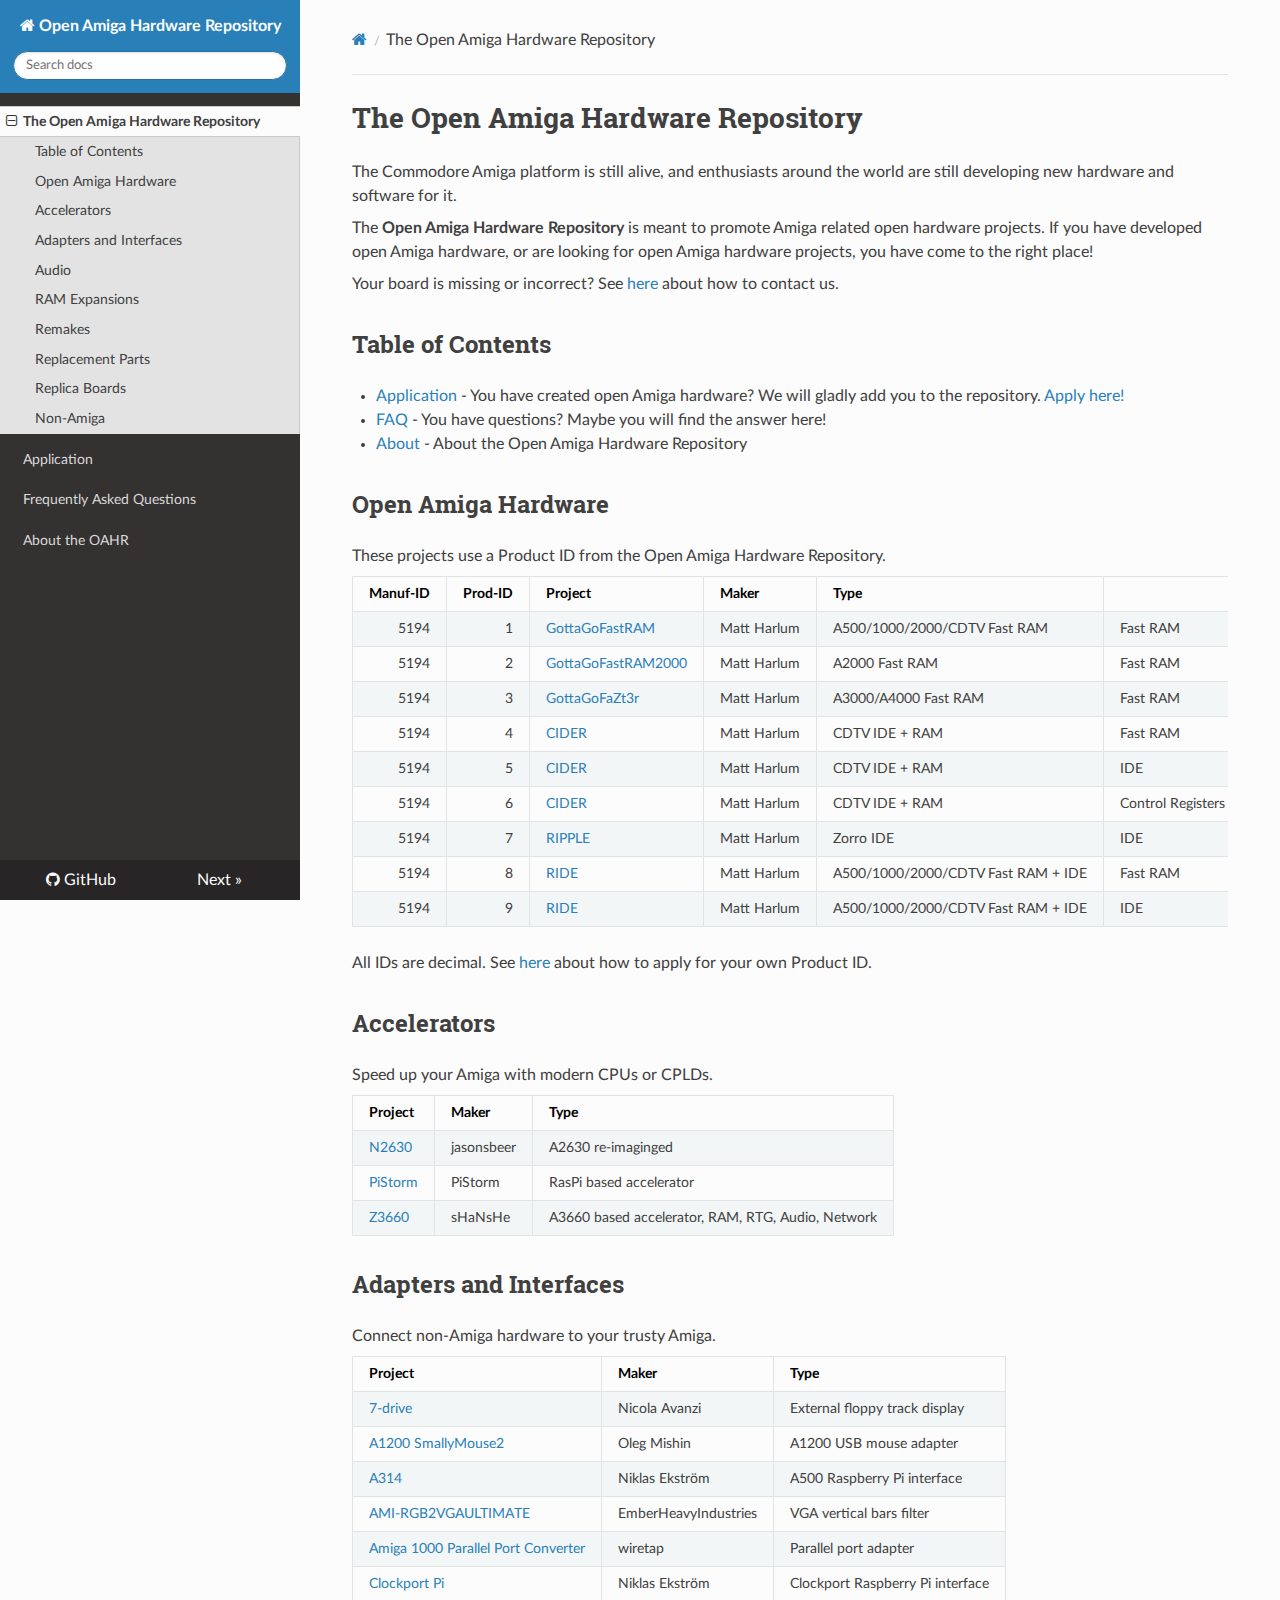
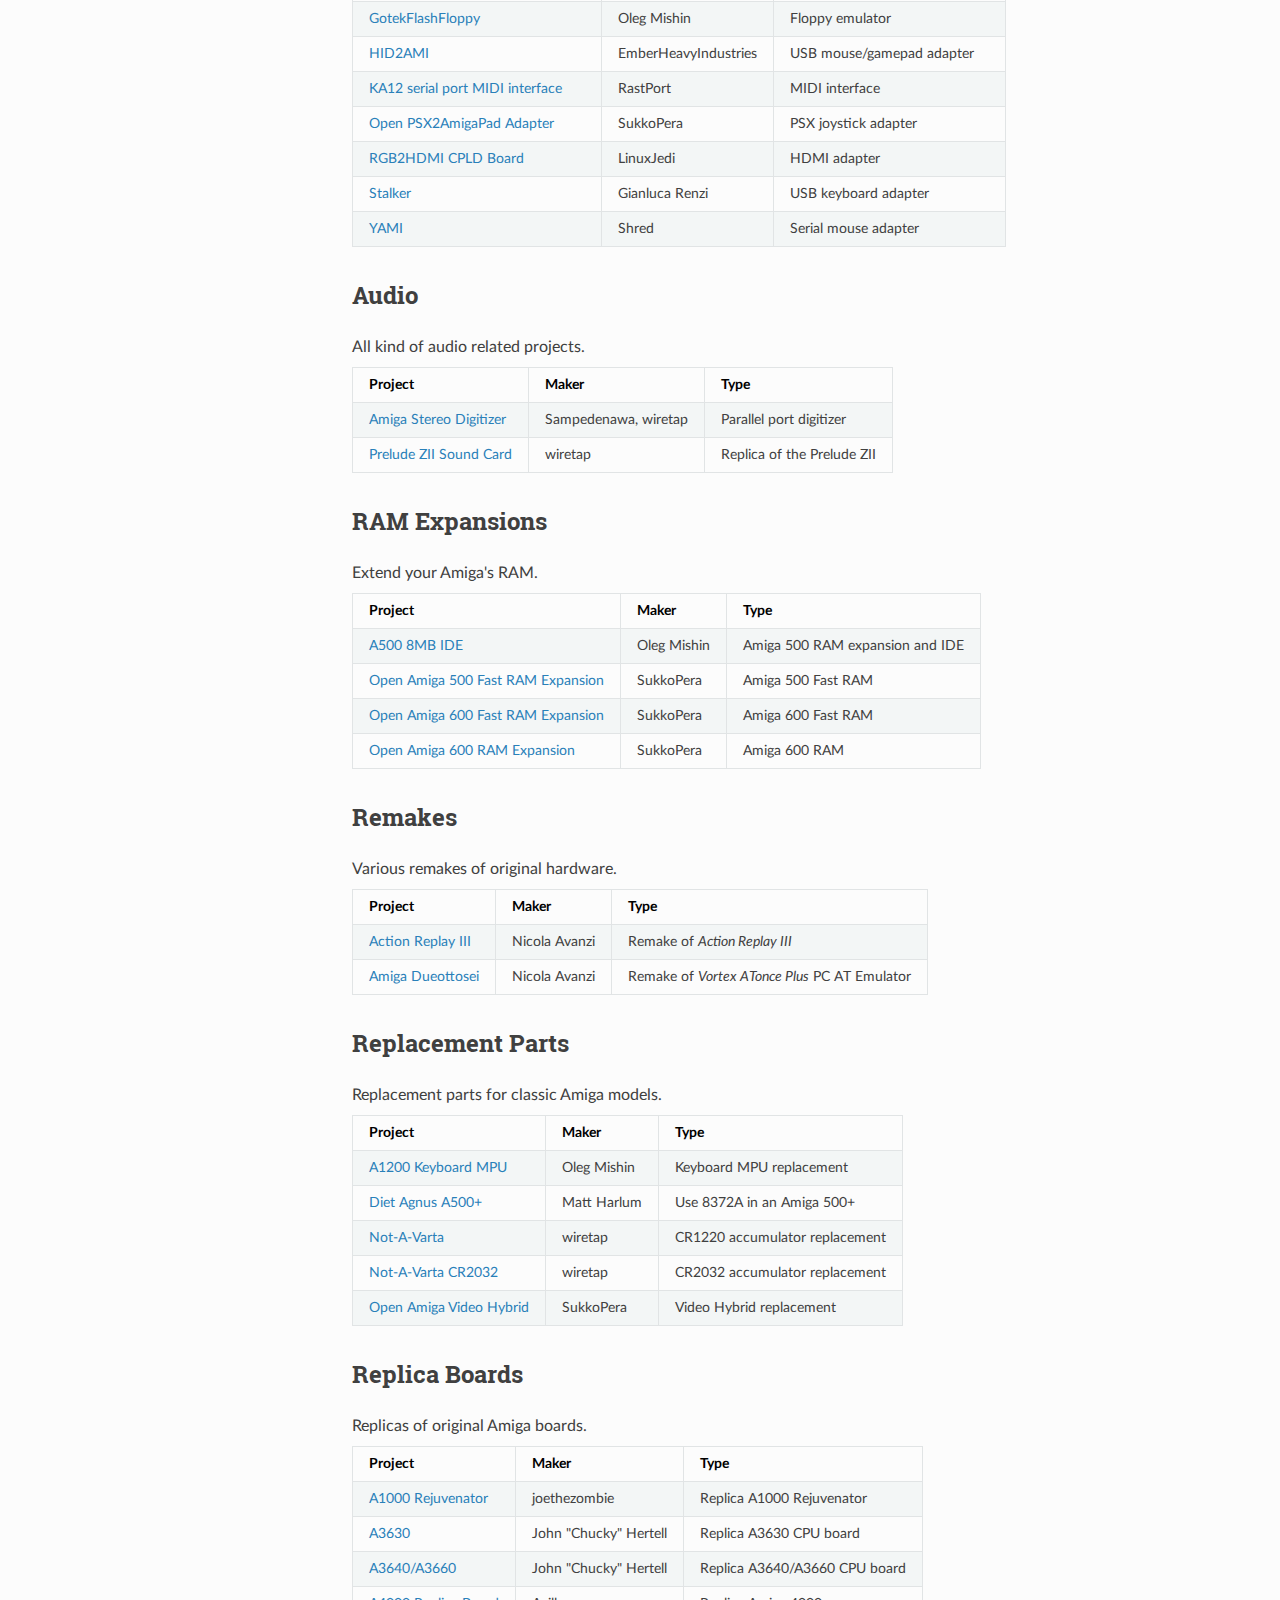
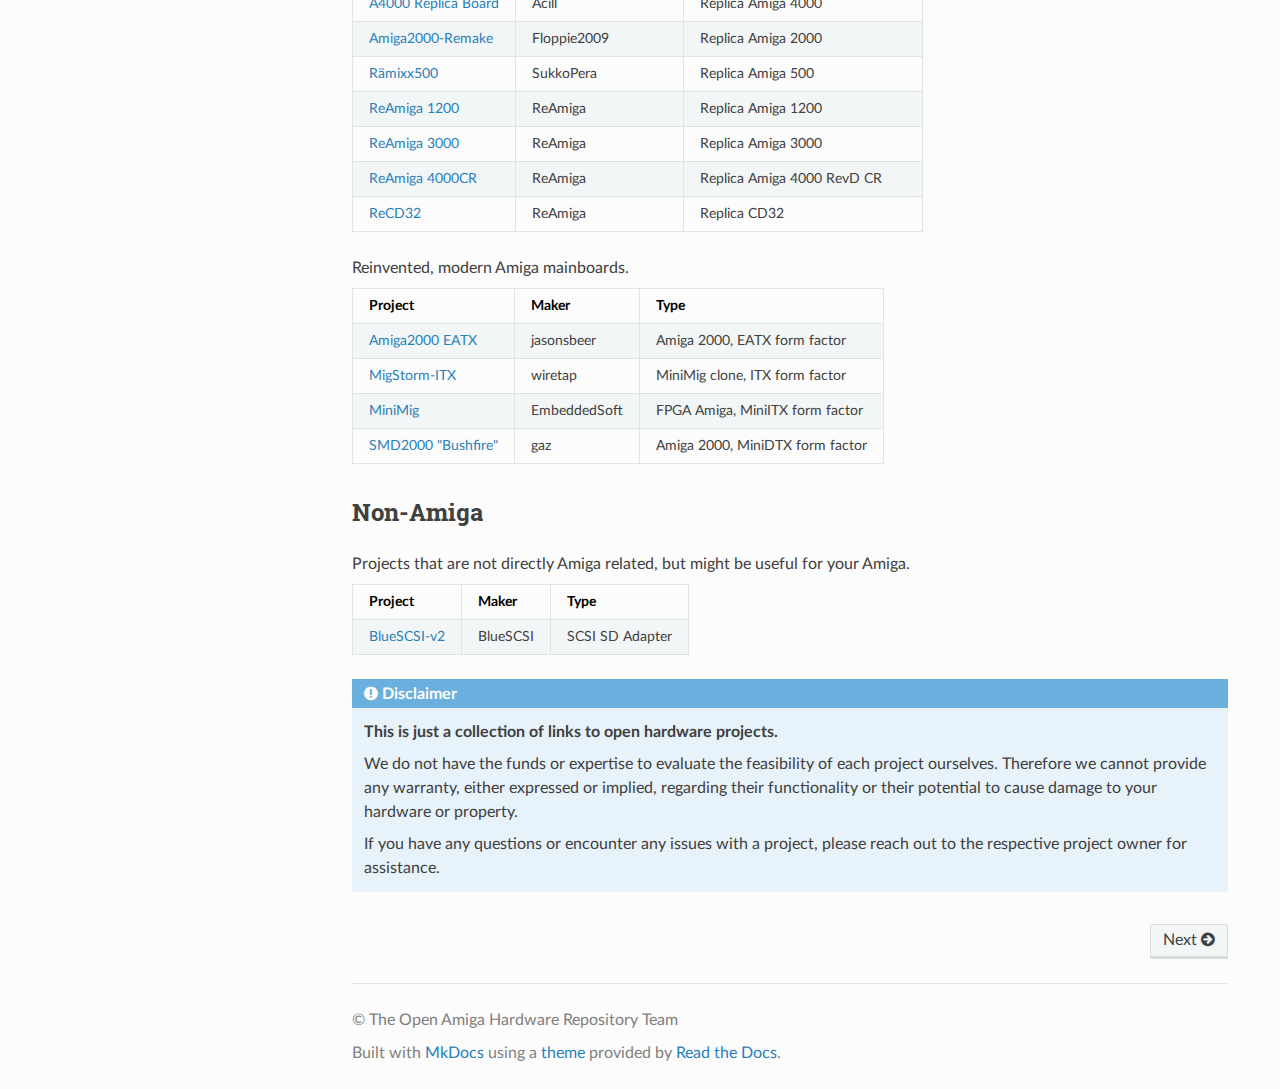
<file: docs/index.html>
<!DOCTYPE html>
<html class="writer-html5" lang="en" >
<head>
    <meta charset="utf-8" />
    <meta http-equiv="X-UA-Compatible" content="IE=edge" />
    <meta name="viewport" content="width=device-width, initial-scale=1.0" /><meta name="description" content="Repository for open Amiga hardware projects" /><link rel="canonical" href="https://oahr.github.io/oahr/index.html" />
      <link rel="shortcut icon" href="img/favicon.ico" />
    <title>Open Amiga Hardware Repository</title>
<link rel="stylesheet" href="css/font.css" />
<link rel="stylesheet" href="css/theme.css" />
<link rel="stylesheet" href="css/theme_extra.css" />
<link rel="stylesheet" href="css/theme_custom.css" />

    
      <script>
        // Current page data
        var mkdocs_page_name = "The Open Amiga Hardware Repository";
        var mkdocs_page_input_path = "index.md";
        var mkdocs_page_url = "/oahr/index.html";
      </script>
    
    <!--[if lt IE 9]>
      <script src="js/html5shiv.min.js"></script>
    <![endif]--> 
</head>

<body class="wy-body-for-nav" role="document">

  <div class="wy-grid-for-nav">
    <nav data-toggle="wy-nav-shift" class="wy-nav-side stickynav">
    <div class="wy-side-scroll">
      <div class="wy-side-nav-search">
          <a href="index.html" class="icon icon-home"> Open Amiga Hardware Repository
        </a><div role="search">
  <form id ="rtd-search-form" class="wy-form" action="./search.html" method="get">
      <input type="text" name="q" placeholder="Search docs" aria-label="Search docs" title="Type search term here" />
  </form>
</div>
      </div>

      <div class="wy-menu wy-menu-vertical" data-spy="affix" role="navigation" aria-label="Navigation menu">
              <ul class="current">
                <li class="toctree-l1 current"><a class="reference internal current" href="#">The Open Amiga Hardware Repository</a>
    <ul class="current">
    <li class="toctree-l2"><a class="reference internal" href="#table-of-contents">Table of Contents</a>
    </li>
    <li class="toctree-l2"><a class="reference internal" href="#open-amiga-hardware">Open Amiga Hardware</a>
    </li>
    <li class="toctree-l2"><a class="reference internal" href="#accelerators">Accelerators</a>
    </li>
    <li class="toctree-l2"><a class="reference internal" href="#adapters-and-interfaces">Adapters and Interfaces</a>
    </li>
    <li class="toctree-l2"><a class="reference internal" href="#audio">Audio</a>
    </li>
    <li class="toctree-l2"><a class="reference internal" href="#ram-expansions">RAM Expansions</a>
    </li>
    <li class="toctree-l2"><a class="reference internal" href="#remakes">Remakes</a>
    </li>
    <li class="toctree-l2"><a class="reference internal" href="#replacement-parts">Replacement Parts</a>
    </li>
    <li class="toctree-l2"><a class="reference internal" href="#replica-boards">Replica Boards</a>
    </li>
    <li class="toctree-l2"><a class="reference internal" href="#non-amiga">Non-Amiga</a>
    </li>
    </ul>
                </li>
              </ul>
              <ul>
                <li class="toctree-l1"><a class="reference internal" href="application.html">Application</a>
                </li>
              </ul>
              <ul>
                <li class="toctree-l1"><a class="reference internal" href="faq.html">Frequently Asked Questions</a>
                </li>
              </ul>
              <ul>
                <li class="toctree-l1"><a class="reference internal" href="about.html">About the OAHR</a>
                </li>
              </ul>
      </div>
    </div>
    </nav>

    <section data-toggle="wy-nav-shift" class="wy-nav-content-wrap">
      <nav class="wy-nav-top" role="navigation" aria-label="Mobile navigation menu">
          <i data-toggle="wy-nav-top" class="fa fa-bars"></i>
          <a href="index.html">Open Amiga Hardware Repository</a>
        
      </nav>
      <div class="wy-nav-content">
        <div class="rst-content"><div role="navigation" aria-label="breadcrumbs navigation">
  <ul class="wy-breadcrumbs">
    <li><a href="index.html" class="icon icon-home" aria-label="Docs"></a></li>
      <li class="breadcrumb-item active">The Open Amiga Hardware Repository</li>
    <li class="wy-breadcrumbs-aside">
    </li>
  </ul>
  <hr/>
</div>
          <div role="main" class="document" itemscope="itemscope" itemtype="http://schema.org/Article">
            <div class="section" itemprop="articleBody">
              
                <h1 id="the-open-amiga-hardware-repository">The Open Amiga Hardware Repository<a class="headerlink" href="#the-open-amiga-hardware-repository" title="Permanent link">&para;</a></h1>
<p>The Commodore Amiga platform is still alive, and enthusiasts around the world are still developing new hardware and software for it.</p>
<p>The <strong>Open Amiga Hardware Repository</strong> is meant to promote Amiga related open hardware projects. If you have developed open Amiga hardware, or are looking for open Amiga hardware projects, you have come to the right place!</p>
<p>Your board is missing or incorrect? See <a href="application.html">here</a> about how to contact us.</p>
<h2 id="table-of-contents">Table of Contents<a class="headerlink" href="#table-of-contents" title="Permanent link">&para;</a></h2>
<ul>
<li><a href="application.html">Application</a> - You have created open Amiga hardware? We will gladly add you to the repository. <a href="application.html">Apply here!</a></li>
<li><a href="faq.html">FAQ</a> - You have questions? Maybe you will find the answer here!</li>
<li><a href="about.html">About</a> - About the Open Amiga Hardware Repository</li>
</ul>
<h2 id="open-amiga-hardware">Open Amiga Hardware<a class="headerlink" href="#open-amiga-hardware" title="Permanent link">&para;</a></h2>
<p>These projects use a Product ID from the Open Amiga Hardware Repository.</p>
<table>
<thead>
<tr>
<th style="text-align: right;">Manuf-ID</th>
<th style="text-align: right;">Prod-ID</th>
<th>Project</th>
<th>Maker</th>
<th>Type</th>
<th></th>
</tr>
</thead>
<tbody>
<tr>
<td style="text-align: right;">5194</td>
<td style="text-align: right;">1</td>
<td><a href="https://github.com/LIV2/GottaGoFastRAM">GottaGoFastRAM</a></td>
<td>Matt Harlum</td>
<td>A500/1000/2000/CDTV Fast RAM</td>
<td>Fast RAM</td>
</tr>
<tr>
<td style="text-align: right;">5194</td>
<td style="text-align: right;">2</td>
<td><a href="https://github.com/LIV2/GottaGoFastRAM2000">GottaGoFastRAM2000</a></td>
<td>Matt Harlum</td>
<td>A2000 Fast RAM</td>
<td>Fast RAM</td>
</tr>
<tr>
<td style="text-align: right;">5194</td>
<td style="text-align: right;">3</td>
<td><a href="https://github.com/LIV2/GottaGoFaZt3r">GottaGoFaZt3r</a></td>
<td>Matt Harlum</td>
<td>A3000/A4000 Fast RAM</td>
<td>Fast RAM</td>
</tr>
<tr>
<td style="text-align: right;">5194</td>
<td style="text-align: right;">4</td>
<td><a href="https://github.com/LIV2/CIDER">CIDER</a></td>
<td>Matt Harlum</td>
<td>CDTV IDE + RAM</td>
<td>Fast RAM</td>
</tr>
<tr>
<td style="text-align: right;">5194</td>
<td style="text-align: right;">5</td>
<td><a href="https://github.com/LIV2/CIDER">CIDER</a></td>
<td>Matt Harlum</td>
<td>CDTV IDE + RAM</td>
<td>IDE</td>
</tr>
<tr>
<td style="text-align: right;">5194</td>
<td style="text-align: right;">6</td>
<td><a href="https://github.com/LIV2/CIDER">CIDER</a></td>
<td>Matt Harlum</td>
<td>CDTV IDE + RAM</td>
<td>Control Registers</td>
</tr>
<tr>
<td style="text-align: right;">5194</td>
<td style="text-align: right;">7</td>
<td><a href="https://github.com/LIV2/RIPPLE-IDE">RIPPLE</a></td>
<td>Matt Harlum</td>
<td>Zorro IDE</td>
<td>IDE</td>
</tr>
<tr>
<td style="text-align: right;">5194</td>
<td style="text-align: right;">8</td>
<td><a href="https://github.com/LIV2/RIDE">RIDE</a></td>
<td>Matt Harlum</td>
<td>A500/1000/2000/CDTV Fast RAM + IDE</td>
<td>Fast RAM</td>
</tr>
<tr>
<td style="text-align: right;">5194</td>
<td style="text-align: right;">9</td>
<td><a href="https://github.com/LIV2/RIDE">RIDE</a></td>
<td>Matt Harlum</td>
<td>A500/1000/2000/CDTV Fast RAM + IDE</td>
<td>IDE</td>
</tr>
</tbody>
</table>
<p>All IDs are decimal. See <a href="application.html">here</a> about how to apply for your own Product ID.</p>
<h2 id="accelerators">Accelerators<a class="headerlink" href="#accelerators" title="Permanent link">&para;</a></h2>
<p>Speed up your Amiga with modern CPUs or CPLDs.</p>
<table>
<thead>
<tr>
<th>Project</th>
<th>Maker</th>
<th>Type</th>
</tr>
</thead>
<tbody>
<tr>
<td><a href="https://github.com/jasonsbeer/Amiga-N2630">N2630</a></td>
<td>jasonsbeer</td>
<td>A2630 re-imaginged</td>
</tr>
<tr>
<td><a href="https://github.com/captain-amygdala/pistorm">PiStorm</a></td>
<td>PiStorm</td>
<td>RasPi based accelerator</td>
</tr>
<tr>
<td><a href="https://github.com/shanshe/Z3660">Z3660</a></td>
<td>sHaNsHe</td>
<td>A3660 based accelerator, RAM, RTG, Audio, Network</td>
</tr>
</tbody>
</table>
<h2 id="adapters-and-interfaces">Adapters and Interfaces<a class="headerlink" href="#adapters-and-interfaces" title="Permanent link">&para;</a></h2>
<p>Connect non-Amiga hardware to your trusty Amiga.</p>
<table>
<thead>
<tr>
<th>Project</th>
<th>Maker</th>
<th>Type</th>
</tr>
</thead>
<tbody>
<tr>
<td><a href="https://github.com/na103/7-drive">7-drive</a></td>
<td>Nicola Avanzi</td>
<td>External floppy track display</td>
</tr>
<tr>
<td><a href="https://github.com/OlegMishin/A1200-SmallyMouse2">A1200 SmallyMouse2</a></td>
<td>Oleg Mishin</td>
<td>A1200 USB mouse adapter</td>
</tr>
<tr>
<td><a href="https://github.com/niklasekstrom/a314">A314</a></td>
<td>Niklas Ekström</td>
<td>A500 Raspberry Pi interface</td>
</tr>
<tr>
<td><a href="https://github.com/EmberHeavyIndustries/AMI-RGB2VGAULTIMATE">AMI-RGB2VGAULTIMATE</a></td>
<td>EmberHeavyIndustries</td>
<td>VGA vertical bars filter</td>
</tr>
<tr>
<td><a href="https://github.com/wiretap-retro/Amiga-1000-Parallel-Port-Converter">Amiga 1000 Parallel Port Converter</a></td>
<td>wiretap</td>
<td>Parallel port adapter</td>
</tr>
<tr>
<td><a href="https://github.com/niklasekstrom/clockport_pi_interface">Clockport Pi</a></td>
<td>Niklas Ekström</td>
<td>Clockport Raspberry Pi interface</td>
</tr>
<tr>
<td><a href="https://github.com/OlegMishin/GotekFlashFloppy">GotekFlashFloppy</a></td>
<td>Oleg Mishin</td>
<td>Floppy emulator</td>
</tr>
<tr>
<td><a href="https://github.com/EmberHeavyIndustries/HID2AMI">HID2AMI</a></td>
<td>EmberHeavyIndustries</td>
<td>USB mouse/gamepad adapter</td>
</tr>
<tr>
<td><a href="https://github.com/grzegorz-kraszewski/rastport/tree/main/ka12">KA12 serial port MIDI interface</a></td>
<td>RastPort</td>
<td>MIDI interface</td>
</tr>
<tr>
<td><a href="https://github.com/SukkoPera/OpenPSX2AmigaPadAdapter">Open PSX2AmigaPad Adapter</a></td>
<td>SukkoPera</td>
<td>PSX joystick adapter</td>
</tr>
<tr>
<td><a href="https://github.com/LinuxJedi/AmigaRGBtoHDMI">RGB2HDMI CPLD Board</a></td>
<td>LinuxJedi</td>
<td>HDMI adapter</td>
</tr>
<tr>
<td><a href="https://github.com/gianlucarenzi/stalker">Stalker</a></td>
<td>Gianluca Renzi</td>
<td>USB keyboard adapter</td>
</tr>
<tr>
<td><a href="https://github.com/shred/yami">YAMI</a></td>
<td>Shred</td>
<td>Serial mouse adapter</td>
</tr>
</tbody>
</table>
<h2 id="audio">Audio<a class="headerlink" href="#audio" title="Permanent link">&para;</a></h2>
<p>All kind of audio related projects.</p>
<table>
<thead>
<tr>
<th>Project</th>
<th>Maker</th>
<th>Type</th>
</tr>
</thead>
<tbody>
<tr>
<td><a href="https://github.com/wiretap-retro/Amiga-Stereo-Digitizer">Amiga Stereo Digitizer</a></td>
<td>Sampedenawa, wiretap</td>
<td>Parallel port digitizer</td>
</tr>
<tr>
<td><a href="https://github.com/wiretap-retro/Prelude-ZII-Sound-Card">Prelude ZII Sound Card</a></td>
<td>wiretap</td>
<td>Replica of the Prelude ZII</td>
</tr>
</tbody>
</table>
<h2 id="ram-expansions">RAM Expansions<a class="headerlink" href="#ram-expansions" title="Permanent link">&para;</a></h2>
<p>Extend your Amiga's RAM.</p>
<table>
<thead>
<tr>
<th>Project</th>
<th>Maker</th>
<th>Type</th>
</tr>
</thead>
<tbody>
<tr>
<td><a href="https://github.com/OlegMishin/A500_8MB_ide2">A500 8MB IDE</a></td>
<td>Oleg Mishin</td>
<td>Amiga 500 RAM expansion and IDE</td>
</tr>
<tr>
<td><a href="https://github.com/SukkoPera/OpenAmiga500FastRamExpansion">Open Amiga 500 Fast RAM Expansion</a></td>
<td>SukkoPera</td>
<td>Amiga 500 Fast RAM</td>
</tr>
<tr>
<td><a href="https://github.com/SukkoPera/OpenAmiga600FastRamExpansion">Open Amiga 600 Fast RAM Expansion</a></td>
<td>SukkoPera</td>
<td>Amiga 600 Fast RAM</td>
</tr>
<tr>
<td><a href="https://github.com/SukkoPera/OpenAmiga600RamExpansion">Open Amiga 600 RAM Expansion</a></td>
<td>SukkoPera</td>
<td>Amiga 600 RAM</td>
</tr>
</tbody>
</table>
<h2 id="remakes">Remakes<a class="headerlink" href="#remakes" title="Permanent link">&para;</a></h2>
<p>Various remakes of original hardware.</p>
<table>
<thead>
<tr>
<th>Project</th>
<th>Maker</th>
<th>Type</th>
</tr>
</thead>
<tbody>
<tr>
<td><a href="https://github.com/na103/ar3">Action Replay III</a></td>
<td>Nicola Avanzi</td>
<td>Remake of <em>Action Replay III</em></td>
</tr>
<tr>
<td><a href="https://github.com/na103/Dueottosei">Amiga Dueottosei</a></td>
<td>Nicola Avanzi</td>
<td>Remake of <em>Vortex ATonce Plus</em> PC AT Emulator</td>
</tr>
</tbody>
</table>
<h2 id="replacement-parts">Replacement Parts<a class="headerlink" href="#replacement-parts" title="Permanent link">&para;</a></h2>
<p>Replacement parts for classic Amiga models.</p>
<table>
<thead>
<tr>
<th>Project</th>
<th>Maker</th>
<th>Type</th>
</tr>
</thead>
<tbody>
<tr>
<td><a href="https://github.com/OlegMishin/A1200_keyb_MPU">A1200 Keyboard MPU</a></td>
<td>Oleg Mishin</td>
<td>Keyboard MPU replacement</td>
</tr>
<tr>
<td><a href="https://github.com/LIV2/Diet-Agnus-A500-plus">Diet Agnus A500+</a></td>
<td>Matt Harlum</td>
<td>Use 8372A in an Amiga 500+</td>
</tr>
<tr>
<td><a href="https://github.com/wiretap-retro/Not-A-Varta">Not-A-Varta</a></td>
<td>wiretap</td>
<td>CR1220 accumulator replacement</td>
</tr>
<tr>
<td><a href="https://github.com/wiretap-retro/Not-A-Varta-CR2032">Not-A-Varta CR2032</a></td>
<td>wiretap</td>
<td>CR2032 accumulator replacement</td>
</tr>
<tr>
<td><a href="https://github.com/SukkoPera/OpenAmigaVideoHybrid">Open Amiga Video Hybrid</a></td>
<td>SukkoPera</td>
<td>Video Hybrid replacement</td>
</tr>
</tbody>
</table>
<h2 id="replica-boards">Replica Boards<a class="headerlink" href="#replica-boards" title="Permanent link">&para;</a></h2>
<p>Replicas of original Amiga boards.</p>
<table>
<thead>
<tr>
<th>Project</th>
<th>Maker</th>
<th>Type</th>
</tr>
</thead>
<tbody>
<tr>
<td><a href="https://github.com/joethezombie/Amiga-1000-Rejuvenator">A1000 Rejuvenator</a></td>
<td>joethezombie</td>
<td>Replica A1000 Rejuvenator</td>
</tr>
<tr>
<td><a href="https://www.reamiga.info/?page_id=44">A3630</a></td>
<td>John "Chucky" Hertell</td>
<td>Replica A3630 CPU board</td>
</tr>
<tr>
<td><a href="https://www.reamiga.info/?page_id=55">A3640/A3660</a></td>
<td>John "Chucky" Hertell</td>
<td>Replica A3640/A3660 CPU board</td>
</tr>
<tr>
<td><a href="https://github.com/Acill/A4000RevB">A4000 Replica Board</a></td>
<td>Acill</td>
<td>Replica Amiga 4000</td>
</tr>
<tr>
<td><a href="https://github.com/Floppie209/Amiga2000-remake">Amiga2000-Remake</a></td>
<td>Floppie2009</td>
<td>Replica Amiga 2000</td>
</tr>
<tr>
<td><a href="https://github.com/SukkoPera/Raemixx500">Rämixx500</a></td>
<td>SukkoPera</td>
<td>Replica Amiga 500</td>
</tr>
<tr>
<td><a href="https://www.reamiga.info/?page_id=38">ReAmiga 1200</a></td>
<td>ReAmiga</td>
<td>Replica Amiga 1200</td>
</tr>
<tr>
<td><a href="https://www.reamiga.info/?page_id=40">ReAmiga 3000</a></td>
<td>ReAmiga</td>
<td>Replica Amiga 3000</td>
</tr>
<tr>
<td><a href="https://www.reamiga.info/?page_id=165">ReAmiga 4000CR</a></td>
<td>ReAmiga</td>
<td>Replica Amiga 4000 RevD CR</td>
</tr>
<tr>
<td><a href="https://www.reamiga.info/?page_id=148">ReCD32</a></td>
<td>ReAmiga</td>
<td>Replica CD32</td>
</tr>
</tbody>
</table>
<p>Reinvented, modern Amiga mainboards.</p>
<table>
<thead>
<tr>
<th>Project</th>
<th>Maker</th>
<th>Type</th>
</tr>
</thead>
<tbody>
<tr>
<td><a href="https://github.com/jasonsbeer/Amiga-2000-EATX">Amiga2000 EATX</a></td>
<td>jasonsbeer</td>
<td>Amiga 2000, EATX form factor</td>
</tr>
<tr>
<td><a href="https://github.com/wiretap-retro/MigStorm-ITX">MigStorm-ITX</a></td>
<td>wiretap</td>
<td>MiniMig clone, ITX form factor</td>
</tr>
<tr>
<td><a href="https://www.minimig.ca/">MiniMig</a></td>
<td>EmbeddedSoft</td>
<td>FPGA Amiga, MiniITX form factor</td>
</tr>
<tr>
<td><a href="https://github.com/gazzmaniac/SMD2000/">SMD2000 "Bushfire"</a></td>
<td>gaz</td>
<td>Amiga 2000, MiniDTX form factor</td>
</tr>
</tbody>
</table>
<h2 id="non-amiga">Non-Amiga<a class="headerlink" href="#non-amiga" title="Permanent link">&para;</a></h2>
<p>Projects that are not directly Amiga related, but might be useful for your Amiga.</p>
<table>
<thead>
<tr>
<th>Project</th>
<th>Maker</th>
<th>Type</th>
</tr>
</thead>
<tbody>
<tr>
<td><a href="https://bluescsi.com/">BlueSCSI-v2</a></td>
<td>BlueSCSI</td>
<td>SCSI SD Adapter</td>
</tr>
</tbody>
</table>
<div class="admonition disclaimer">
<p class="admonition-title">Disclaimer</p>
<p><strong>This is just a collection of links to open hardware projects.</strong></p>
<p>We do not have the funds or expertise to evaluate the feasibility of each project ourselves. Therefore we cannot provide any warranty, either expressed or implied, regarding their functionality or their potential to cause damage to your hardware or property.</p>
<p>If you have any questions or encounter any issues with a project, please reach out to the respective project owner for assistance.</p>
</div>
              
            </div>
          </div><footer>
    <div class="rst-footer-buttons" role="navigation" aria-label="Footer Navigation">
        <a href="application.html" class="btn btn-neutral float-right" title="Application">Next <span class="icon icon-circle-arrow-right"></span></a>
    </div>

  <hr/>

  <div role="contentinfo">
    <!-- Copyright etc -->
      <p>© The Open Amiga Hardware Repository Team</p>
  </div>

  Built with <a href="https://www.mkdocs.org/">MkDocs</a> using a <a href="https://github.com/readthedocs/sphinx_rtd_theme">theme</a> provided by <a href="https://readthedocs.org">Read the Docs</a>.
</footer>
          
        </div>
      </div>

    </section>

  </div>

  <div class="rst-versions" role="note" aria-label="Versions">
  <span class="rst-current-version" data-toggle="rst-current-version">
    
        <span>
          <a href="https://github.com/oahr/oahr" class="fa fa-github" style="color: #fcfcfc"> GitHub</a>
        </span>
    
    
    
      <span><a href="application.html" style="color: #fcfcfc">Next &raquo;</a></span>
    
  </span>
</div>
    <script src="js/jquery-3.6.0.min.js"></script>
    <script>var base_url = ".";</script>
    <script src="js/theme_extra.js"></script>
    <script src="js/theme.js"></script>
      <script src="search/main.js"></script>
    <script>
        jQuery(function () {
            SphinxRtdTheme.Navigation.enable(true);
        });
    </script>

</body>
</html>

<!--
MkDocs version : 1.6.1
Build Date UTC : 2025-01-02 16:01:50.634998+00:00
-->
</file>
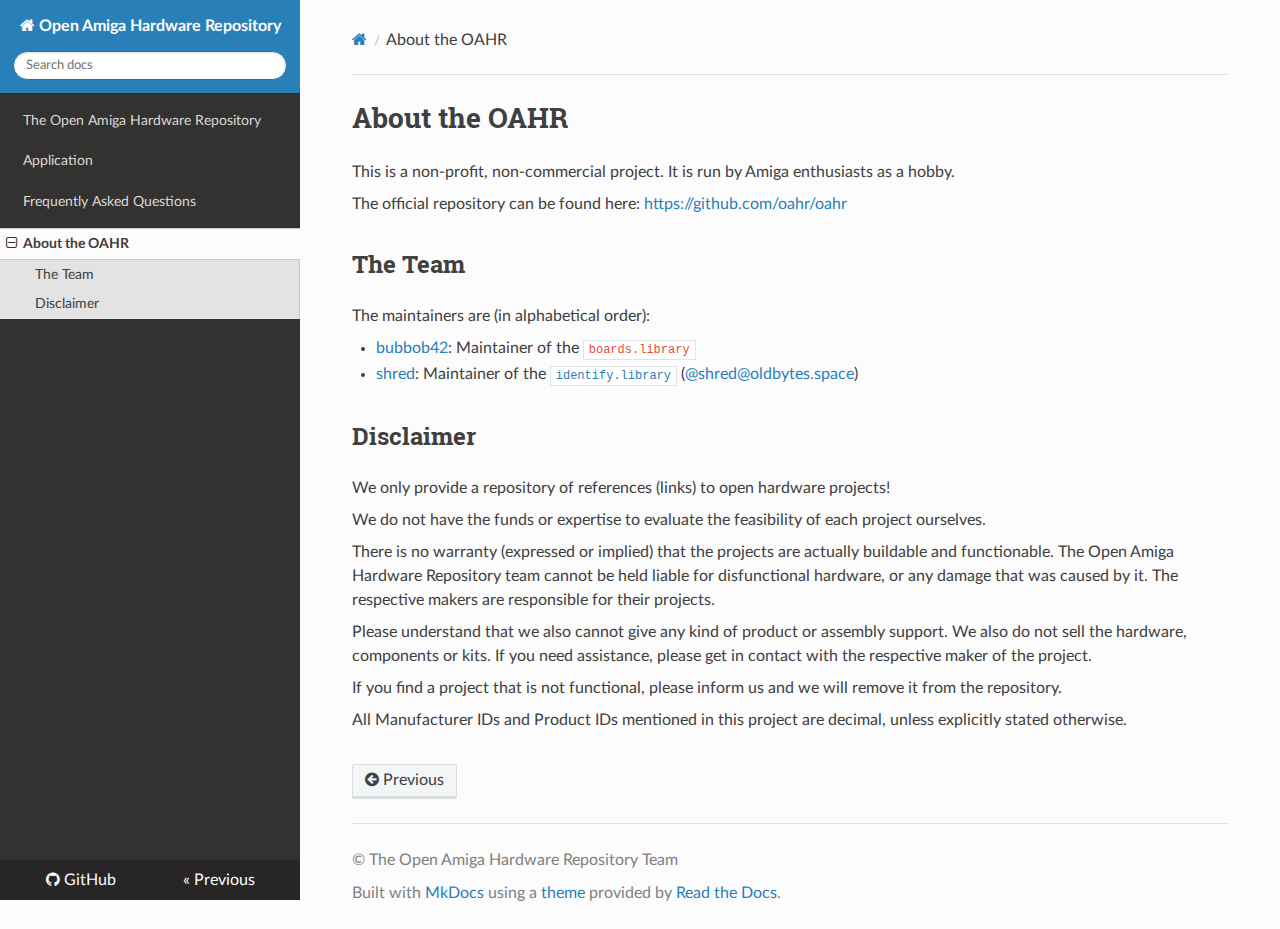
<file: docs/about.html>
<!DOCTYPE html>
<html class="writer-html5" lang="en" >
<head>
    <meta charset="utf-8" />
    <meta http-equiv="X-UA-Compatible" content="IE=edge" />
    <meta name="viewport" content="width=device-width, initial-scale=1.0" /><link rel="canonical" href="https://oahr.github.io/oahr/about.html" />
      <link rel="shortcut icon" href="img/favicon.ico" />
    <title>About the OAHR - Open Amiga Hardware Repository</title>
<link rel="stylesheet" href="css/font.css" />
<link rel="stylesheet" href="css/theme.css" />
<link rel="stylesheet" href="css/theme_extra.css" />
<link rel="stylesheet" href="css/theme_custom.css" />

    
      <script>
        // Current page data
        var mkdocs_page_name = "About the OAHR";
        var mkdocs_page_input_path = "about.md";
        var mkdocs_page_url = "/oahr/about.html";
      </script>
    
    <!--[if lt IE 9]>
      <script src="js/html5shiv.min.js"></script>
    <![endif]--> 
</head>

<body class="wy-body-for-nav" role="document">

  <div class="wy-grid-for-nav">
    <nav data-toggle="wy-nav-shift" class="wy-nav-side stickynav">
    <div class="wy-side-scroll">
      <div class="wy-side-nav-search">
          <a href="index.html" class="icon icon-home"> Open Amiga Hardware Repository
        </a><div role="search">
  <form id ="rtd-search-form" class="wy-form" action="./search.html" method="get">
      <input type="text" name="q" placeholder="Search docs" aria-label="Search docs" title="Type search term here" />
  </form>
</div>
      </div>

      <div class="wy-menu wy-menu-vertical" data-spy="affix" role="navigation" aria-label="Navigation menu">
              <ul>
                <li class="toctree-l1"><a class="reference internal" href="index.html">The Open Amiga Hardware Repository</a>
                </li>
              </ul>
              <ul>
                <li class="toctree-l1"><a class="reference internal" href="application.html">Application</a>
                </li>
              </ul>
              <ul>
                <li class="toctree-l1"><a class="reference internal" href="faq.html">Frequently Asked Questions</a>
                </li>
              </ul>
              <ul class="current">
                <li class="toctree-l1 current"><a class="reference internal current" href="#">About the OAHR</a>
    <ul class="current">
    <li class="toctree-l2"><a class="reference internal" href="#the-team">The Team</a>
    </li>
    <li class="toctree-l2"><a class="reference internal" href="#disclaimer">Disclaimer</a>
    </li>
    </ul>
                </li>
              </ul>
      </div>
    </div>
    </nav>

    <section data-toggle="wy-nav-shift" class="wy-nav-content-wrap">
      <nav class="wy-nav-top" role="navigation" aria-label="Mobile navigation menu">
          <i data-toggle="wy-nav-top" class="fa fa-bars"></i>
          <a href="index.html">Open Amiga Hardware Repository</a>
        
      </nav>
      <div class="wy-nav-content">
        <div class="rst-content"><div role="navigation" aria-label="breadcrumbs navigation">
  <ul class="wy-breadcrumbs">
    <li><a href="index.html" class="icon icon-home" aria-label="Docs"></a></li>
      <li class="breadcrumb-item active">About the OAHR</li>
    <li class="wy-breadcrumbs-aside">
    </li>
  </ul>
  <hr/>
</div>
          <div role="main" class="document" itemscope="itemscope" itemtype="http://schema.org/Article">
            <div class="section" itemprop="articleBody">
              
                <h1 id="about-the-oahr">About the OAHR<a class="headerlink" href="#about-the-oahr" title="Permanent link">&para;</a></h1>
<p>This is a non-profit, non-commercial project. It is run by Amiga enthusiasts as a hobby.</p>
<p>The official repository can be found here: <a href="https://github.com/oahr/oahr">https://github.com/oahr/oahr</a></p>
<h2 id="the-team">The Team<a class="headerlink" href="#the-team" title="Permanent link">&para;</a></h2>
<p>The maintainers are (in alphabetical order):</p>
<ul>
<li><a href="https://github.com/bubbob42">bubbob42</a>: Maintainer of the <code>boards.library</code></li>
<li><a href="https://github.com/shred">shred</a>: Maintainer of the <a href="https://github.com/shred/identify"><code>identify.library</code></a> (<a href="https://oldbytes.space/@shred">@shred@oldbytes.space</a>)</li>
</ul>
<h2 id="disclaimer">Disclaimer<a class="headerlink" href="#disclaimer" title="Permanent link">&para;</a></h2>
<p>We only provide a repository of references (links) to open hardware projects!</p>
<p>We do not have the funds or expertise to evaluate the feasibility of each project ourselves.</p>
<p>There is no warranty (expressed or implied) that the projects are actually buildable and functionable. The Open Amiga Hardware Repository team cannot be held liable for disfunctional hardware, or any damage that was caused by it. The respective makers are responsible for their projects.</p>
<p>Please understand that we also cannot give any kind of product or assembly support. We also do not sell the hardware, components or kits. If you need assistance, please get in contact with the respective maker of the project.</p>
<p>If you find a project that is not functional, please inform us and we will remove it from the repository.</p>
<p>All Manufacturer IDs and Product IDs mentioned in this project are decimal, unless explicitly stated otherwise.</p>
              
            </div>
          </div><footer>
    <div class="rst-footer-buttons" role="navigation" aria-label="Footer Navigation">
        <a href="faq.html" class="btn btn-neutral float-left" title="Frequently Asked Questions"><span class="icon icon-circle-arrow-left"></span> Previous</a>
    </div>

  <hr/>

  <div role="contentinfo">
    <!-- Copyright etc -->
      <p>© The Open Amiga Hardware Repository Team</p>
  </div>

  Built with <a href="https://www.mkdocs.org/">MkDocs</a> using a <a href="https://github.com/readthedocs/sphinx_rtd_theme">theme</a> provided by <a href="https://readthedocs.org">Read the Docs</a>.
</footer>
          
        </div>
      </div>

    </section>

  </div>

  <div class="rst-versions" role="note" aria-label="Versions">
  <span class="rst-current-version" data-toggle="rst-current-version">
    
        <span>
          <a href="https://github.com/oahr/oahr" class="fa fa-github" style="color: #fcfcfc"> GitHub</a>
        </span>
    
    
      <span><a href="faq.html" style="color: #fcfcfc">&laquo; Previous</a></span>
    
    
  </span>
</div>
    <script src="js/jquery-3.6.0.min.js"></script>
    <script>var base_url = ".";</script>
    <script src="js/theme_extra.js"></script>
    <script src="js/theme.js"></script>
      <script src="search/main.js"></script>
    <script>
        jQuery(function () {
            SphinxRtdTheme.Navigation.enable(true);
        });
    </script>

</body>
</html>
</file>
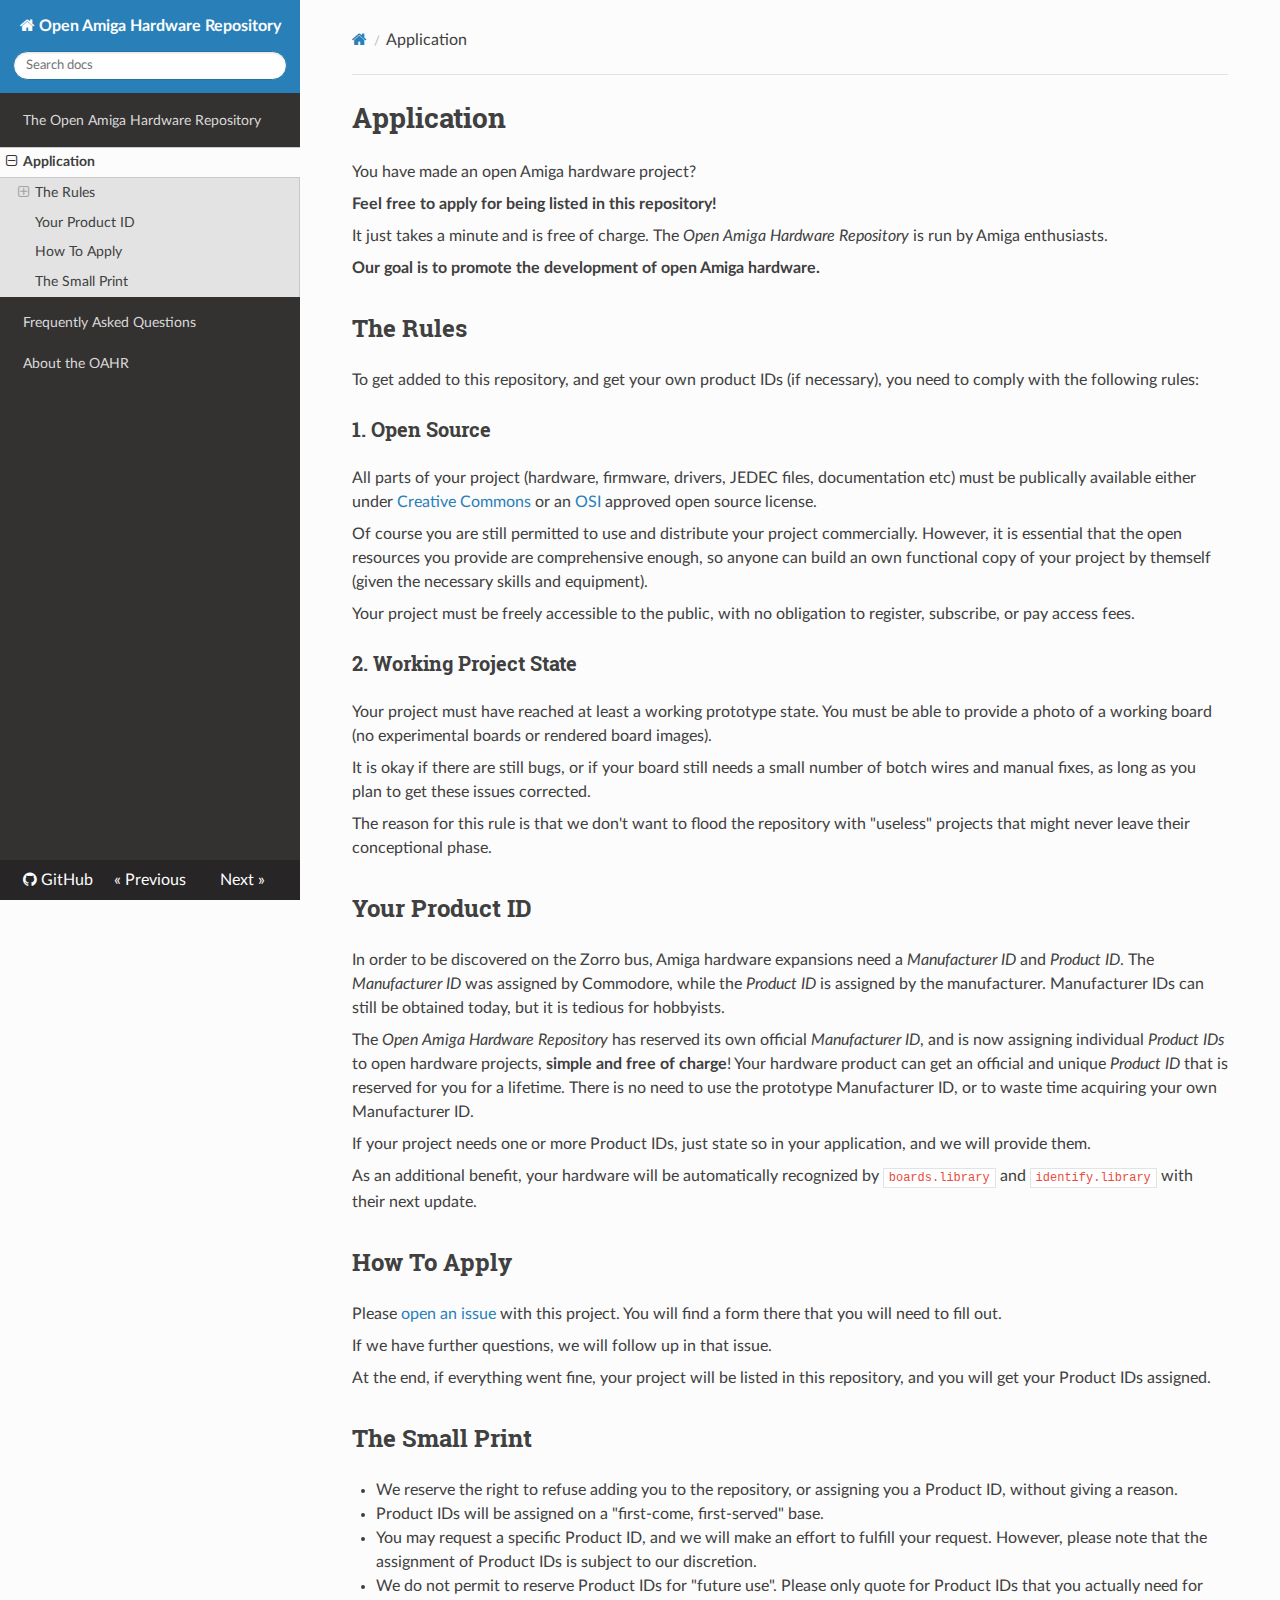
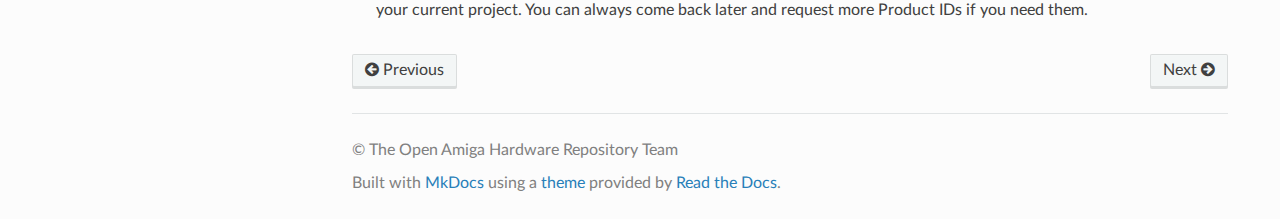
<file: docs/application.html>
<!DOCTYPE html>
<html class="writer-html5" lang="en" >
<head>
    <meta charset="utf-8" />
    <meta http-equiv="X-UA-Compatible" content="IE=edge" />
    <meta name="viewport" content="width=device-width, initial-scale=1.0" /><link rel="canonical" href="https://oahr.github.io/oahr/application.html" />
      <link rel="shortcut icon" href="img/favicon.ico" />
    <title>Application - Open Amiga Hardware Repository</title>
<link rel="stylesheet" href="css/font.css" />
<link rel="stylesheet" href="css/theme.css" />
<link rel="stylesheet" href="css/theme_extra.css" />
<link rel="stylesheet" href="css/theme_custom.css" />

    
      <script>
        // Current page data
        var mkdocs_page_name = "Application";
        var mkdocs_page_input_path = "application.md";
        var mkdocs_page_url = "/oahr/application.html";
      </script>
    
    <!--[if lt IE 9]>
      <script src="js/html5shiv.min.js"></script>
    <![endif]--> 
</head>

<body class="wy-body-for-nav" role="document">

  <div class="wy-grid-for-nav">
    <nav data-toggle="wy-nav-shift" class="wy-nav-side stickynav">
    <div class="wy-side-scroll">
      <div class="wy-side-nav-search">
          <a href="index.html" class="icon icon-home"> Open Amiga Hardware Repository
        </a><div role="search">
  <form id ="rtd-search-form" class="wy-form" action="./search.html" method="get">
      <input type="text" name="q" placeholder="Search docs" aria-label="Search docs" title="Type search term here" />
  </form>
</div>
      </div>

      <div class="wy-menu wy-menu-vertical" data-spy="affix" role="navigation" aria-label="Navigation menu">
              <ul>
                <li class="toctree-l1"><a class="reference internal" href="index.html">The Open Amiga Hardware Repository</a>
                </li>
              </ul>
              <ul class="current">
                <li class="toctree-l1 current"><a class="reference internal current" href="#">Application</a>
    <ul class="current">
    <li class="toctree-l2"><a class="reference internal" href="#the-rules">The Rules</a>
        <ul>
    <li class="toctree-l3"><a class="reference internal" href="#1-open-source">1. Open Source</a>
    </li>
    <li class="toctree-l3"><a class="reference internal" href="#2-working-project-state">2. Working Project State</a>
    </li>
        </ul>
    </li>
    <li class="toctree-l2"><a class="reference internal" href="#your-product-id">Your Product ID</a>
    </li>
    <li class="toctree-l2"><a class="reference internal" href="#how-to-apply">How To Apply</a>
    </li>
    <li class="toctree-l2"><a class="reference internal" href="#the-small-print">The Small Print</a>
    </li>
    </ul>
                </li>
              </ul>
              <ul>
                <li class="toctree-l1"><a class="reference internal" href="faq.html">Frequently Asked Questions</a>
                </li>
              </ul>
              <ul>
                <li class="toctree-l1"><a class="reference internal" href="about.html">About the OAHR</a>
                </li>
              </ul>
      </div>
    </div>
    </nav>

    <section data-toggle="wy-nav-shift" class="wy-nav-content-wrap">
      <nav class="wy-nav-top" role="navigation" aria-label="Mobile navigation menu">
          <i data-toggle="wy-nav-top" class="fa fa-bars"></i>
          <a href="index.html">Open Amiga Hardware Repository</a>
        
      </nav>
      <div class="wy-nav-content">
        <div class="rst-content"><div role="navigation" aria-label="breadcrumbs navigation">
  <ul class="wy-breadcrumbs">
    <li><a href="index.html" class="icon icon-home" aria-label="Docs"></a></li>
      <li class="breadcrumb-item active">Application</li>
    <li class="wy-breadcrumbs-aside">
    </li>
  </ul>
  <hr/>
</div>
          <div role="main" class="document" itemscope="itemscope" itemtype="http://schema.org/Article">
            <div class="section" itemprop="articleBody">
              
                <h1 id="application">Application<a class="headerlink" href="#application" title="Permanent link">&para;</a></h1>
<p>You have made an open Amiga hardware project?</p>
<p><strong>Feel free to apply for being listed in this repository!</strong></p>
<p>It just takes a minute and is free of charge. The <em>Open Amiga Hardware Repository</em> is run by Amiga enthusiasts.</p>
<p><strong>Our goal is to promote the development of open Amiga hardware.</strong></p>
<h2 id="the-rules">The Rules<a class="headerlink" href="#the-rules" title="Permanent link">&para;</a></h2>
<p>To get added to this repository, and get your own product IDs (if necessary), you need to comply with the following rules:</p>
<h3 id="1-open-source">1. Open Source<a class="headerlink" href="#1-open-source" title="Permanent link">&para;</a></h3>
<p>All parts of your project (hardware, firmware, drivers, JEDEC files, documentation etc) must be publically available either under <a href="https://creativecommons.org/licenses/">Creative Commons</a> or an <a href="https://opensource.org/licenses/">OSI</a> approved open source license.</p>
<p>Of course you are still permitted to use and distribute your project commercially. However, it is essential that the open resources you provide are comprehensive enough, so anyone can build an own functional copy of your project by themself (given the necessary skills and equipment).</p>
<p>Your project must be freely accessible to the public, with no obligation to register, subscribe, or pay access fees.</p>
<h3 id="2-working-project-state">2. Working Project State<a class="headerlink" href="#2-working-project-state" title="Permanent link">&para;</a></h3>
<p>Your project must have reached at least a working prototype state. You must be able to provide a photo of a working board (no experimental boards or rendered board images).</p>
<p>It is okay if there are still bugs, or if your board still needs a small number of botch wires and manual fixes, as long as you plan to get these issues corrected.</p>
<p>The reason for this rule is that we don't want to flood the repository with "useless" projects that might never leave their conceptional phase.</p>
<h2 id="your-product-id">Your Product ID<a class="headerlink" href="#your-product-id" title="Permanent link">&para;</a></h2>
<p>In order to be discovered on the Zorro bus, Amiga hardware expansions need a <em>Manufacturer ID</em> and <em>Product ID</em>. The <em>Manufacturer ID</em> was assigned by Commodore, while the <em>Product ID</em> is assigned by the manufacturer. Manufacturer IDs can still be obtained today, but it is tedious for hobbyists.</p>
<p>The <em>Open Amiga Hardware Repository</em> has reserved its own official <em>Manufacturer ID</em>, and is now assigning individual <em>Product IDs</em> to open hardware projects, <strong>simple and free of charge</strong>! Your hardware product can get an official and unique <em>Product ID</em> that is reserved for you for a lifetime. There is no need to use the prototype Manufacturer ID, or to waste time acquiring your own Manufacturer ID.</p>
<p>If your project needs one or more Product IDs, just state so in your application, and we will provide them.</p>
<p>As an additional benefit, your hardware will be automatically recognized by <code>boards.library</code> and <code>identify.library</code> with their next update.</p>
<h2 id="how-to-apply">How To Apply<a class="headerlink" href="#how-to-apply" title="Permanent link">&para;</a></h2>
<p>Please <a href="https://github.com/oahr/oahr/issues/new/choose">open an issue</a> with this project. You will find a form there that you will need to fill out.</p>
<p>If we have further questions, we will follow up in that issue.</p>
<p>At the end, if everything went fine, your project will be listed in this repository, and you will get your Product IDs assigned.</p>
<h2 id="the-small-print">The Small Print<a class="headerlink" href="#the-small-print" title="Permanent link">&para;</a></h2>
<ul>
<li>We reserve the right to refuse adding you to the repository, or assigning you a Product ID, without giving a reason.</li>
<li>Product IDs will be assigned on a "first-come, first-served" base.</li>
<li>You may request a specific Product ID, and we will make an effort to fulfill your request. However, please note that the assignment of Product IDs is subject to our discretion.</li>
<li>We do not permit to reserve Product IDs for "future use". Please only quote for Product IDs that you actually need for your current project. You can always come back later and request more Product IDs if you need them.</li>
</ul>
              
            </div>
          </div><footer>
    <div class="rst-footer-buttons" role="navigation" aria-label="Footer Navigation">
        <a href="index.html" class="btn btn-neutral float-left" title="The Open Amiga Hardware Repository"><span class="icon icon-circle-arrow-left"></span> Previous</a>
        <a href="faq.html" class="btn btn-neutral float-right" title="Frequently Asked Questions">Next <span class="icon icon-circle-arrow-right"></span></a>
    </div>

  <hr/>

  <div role="contentinfo">
    <!-- Copyright etc -->
      <p>© The Open Amiga Hardware Repository Team</p>
  </div>

  Built with <a href="https://www.mkdocs.org/">MkDocs</a> using a <a href="https://github.com/readthedocs/sphinx_rtd_theme">theme</a> provided by <a href="https://readthedocs.org">Read the Docs</a>.
</footer>
          
        </div>
      </div>

    </section>

  </div>

  <div class="rst-versions" role="note" aria-label="Versions">
  <span class="rst-current-version" data-toggle="rst-current-version">
    
        <span>
          <a href="https://github.com/oahr/oahr" class="fa fa-github" style="color: #fcfcfc"> GitHub</a>
        </span>
    
    
      <span><a href="index.html" style="color: #fcfcfc">&laquo; Previous</a></span>
    
    
      <span><a href="faq.html" style="color: #fcfcfc">Next &raquo;</a></span>
    
  </span>
</div>
    <script src="js/jquery-3.6.0.min.js"></script>
    <script>var base_url = ".";</script>
    <script src="js/theme_extra.js"></script>
    <script src="js/theme.js"></script>
      <script src="search/main.js"></script>
    <script>
        jQuery(function () {
            SphinxRtdTheme.Navigation.enable(true);
        });
    </script>

</body>
</html>
</file>
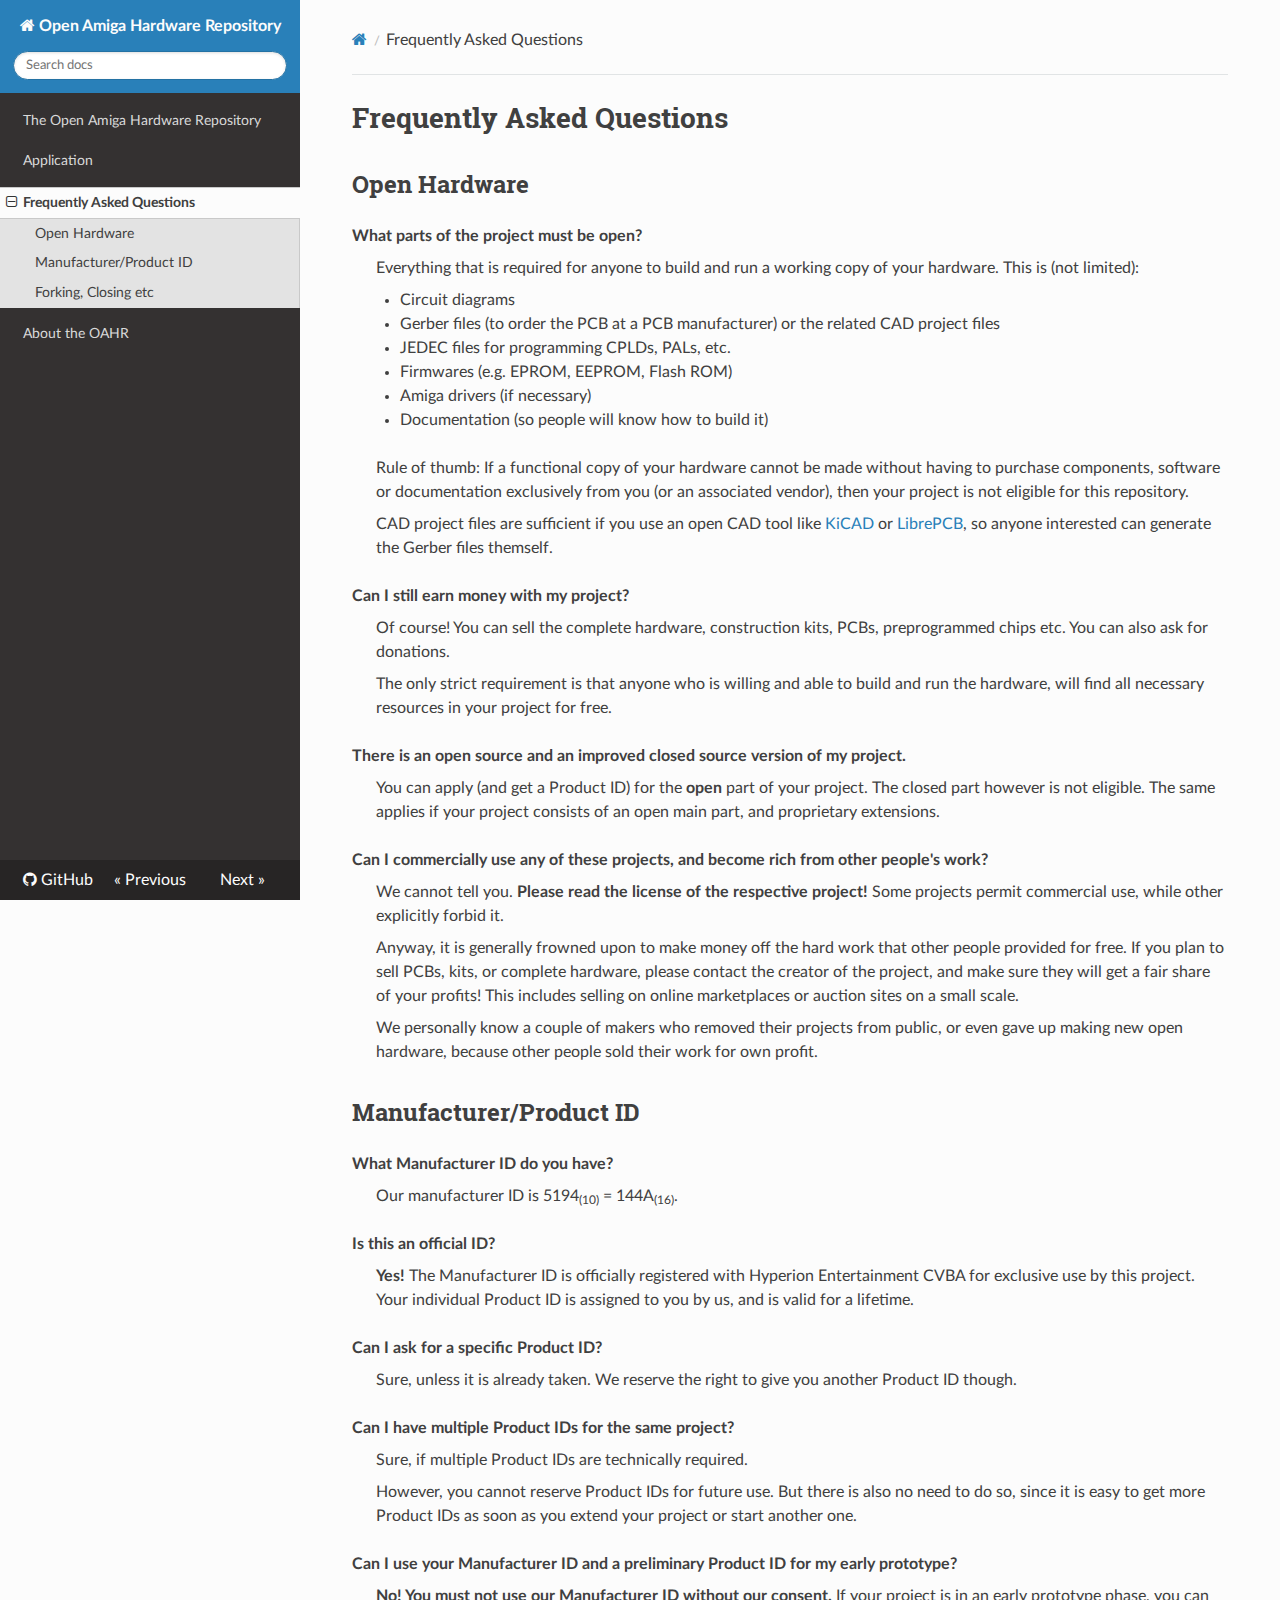
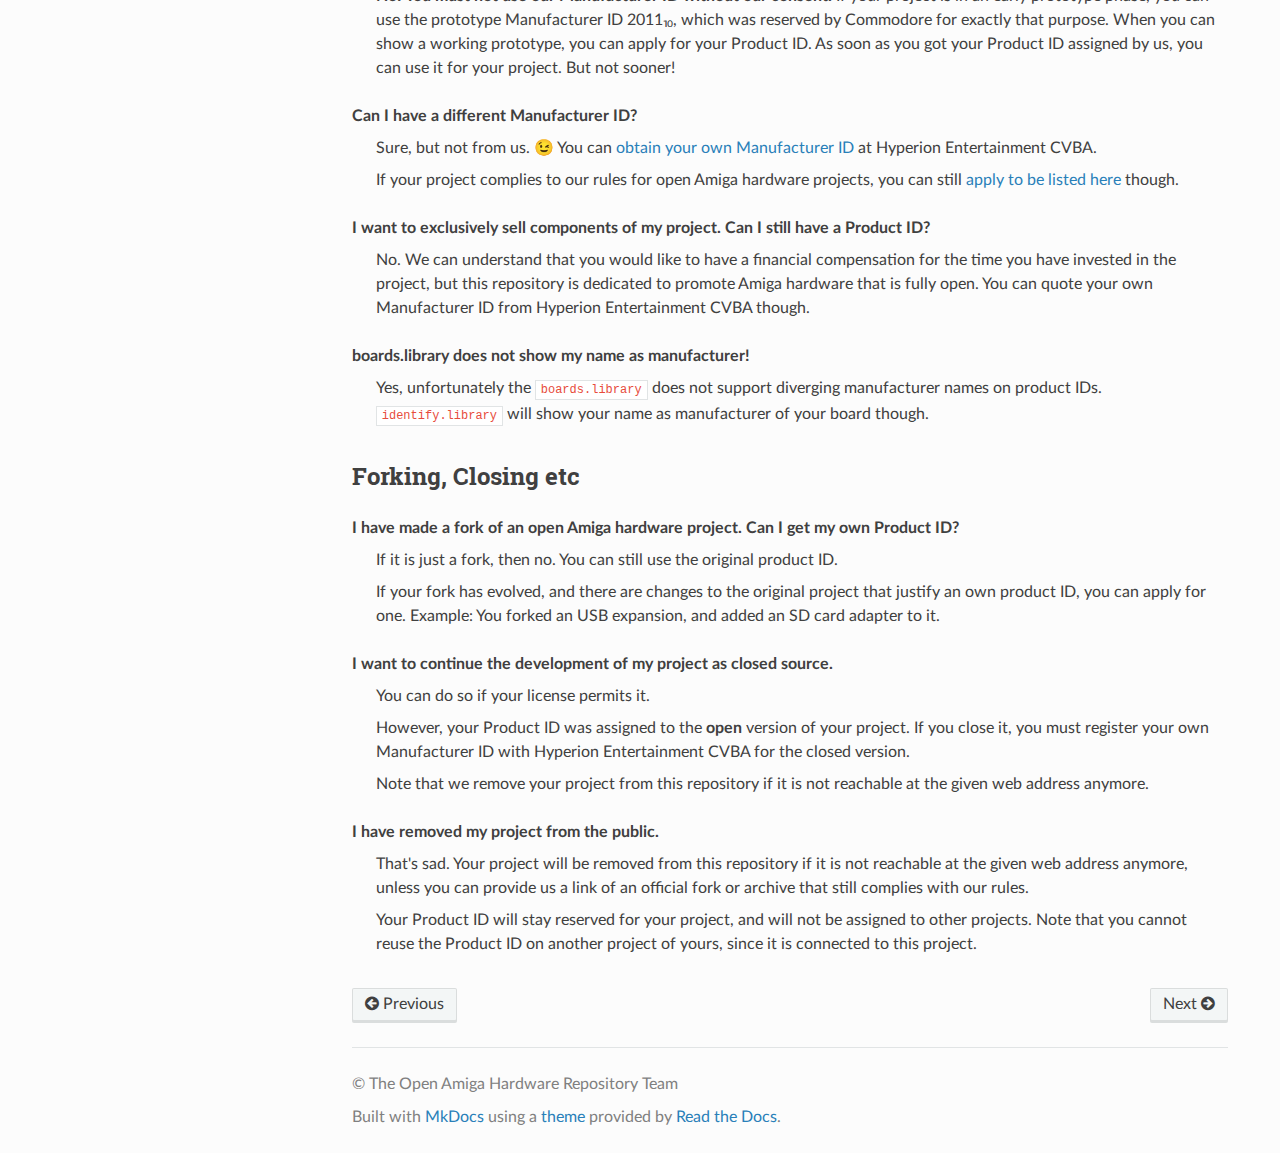
<file: docs/faq.html>
<!DOCTYPE html>
<html class="writer-html5" lang="en" >
<head>
    <meta charset="utf-8" />
    <meta http-equiv="X-UA-Compatible" content="IE=edge" />
    <meta name="viewport" content="width=device-width, initial-scale=1.0" /><link rel="canonical" href="https://oahr.github.io/oahr/faq.html" />
      <link rel="shortcut icon" href="img/favicon.ico" />
    <title>Frequently Asked Questions - Open Amiga Hardware Repository</title>
<link rel="stylesheet" href="css/font.css" />
<link rel="stylesheet" href="css/theme.css" />
<link rel="stylesheet" href="css/theme_extra.css" />
<link rel="stylesheet" href="css/theme_custom.css" />

    
      <script>
        // Current page data
        var mkdocs_page_name = "Frequently Asked Questions";
        var mkdocs_page_input_path = "faq.md";
        var mkdocs_page_url = "/oahr/faq.html";
      </script>
    
    <!--[if lt IE 9]>
      <script src="js/html5shiv.min.js"></script>
    <![endif]--> 
</head>

<body class="wy-body-for-nav" role="document">

  <div class="wy-grid-for-nav">
    <nav data-toggle="wy-nav-shift" class="wy-nav-side stickynav">
    <div class="wy-side-scroll">
      <div class="wy-side-nav-search">
          <a href="index.html" class="icon icon-home"> Open Amiga Hardware Repository
        </a><div role="search">
  <form id ="rtd-search-form" class="wy-form" action="./search.html" method="get">
      <input type="text" name="q" placeholder="Search docs" aria-label="Search docs" title="Type search term here" />
  </form>
</div>
      </div>

      <div class="wy-menu wy-menu-vertical" data-spy="affix" role="navigation" aria-label="Navigation menu">
              <ul>
                <li class="toctree-l1"><a class="reference internal" href="index.html">The Open Amiga Hardware Repository</a>
                </li>
              </ul>
              <ul>
                <li class="toctree-l1"><a class="reference internal" href="application.html">Application</a>
                </li>
              </ul>
              <ul class="current">
                <li class="toctree-l1 current"><a class="reference internal current" href="#">Frequently Asked Questions</a>
    <ul class="current">
    <li class="toctree-l2"><a class="reference internal" href="#open-hardware">Open Hardware</a>
    </li>
    <li class="toctree-l2"><a class="reference internal" href="#manufacturerproduct-id">Manufacturer/Product ID</a>
    </li>
    <li class="toctree-l2"><a class="reference internal" href="#forking-closing-etc">Forking, Closing etc</a>
    </li>
    </ul>
                </li>
              </ul>
              <ul>
                <li class="toctree-l1"><a class="reference internal" href="about.html">About the OAHR</a>
                </li>
              </ul>
      </div>
    </div>
    </nav>

    <section data-toggle="wy-nav-shift" class="wy-nav-content-wrap">
      <nav class="wy-nav-top" role="navigation" aria-label="Mobile navigation menu">
          <i data-toggle="wy-nav-top" class="fa fa-bars"></i>
          <a href="index.html">Open Amiga Hardware Repository</a>
        
      </nav>
      <div class="wy-nav-content">
        <div class="rst-content"><div role="navigation" aria-label="breadcrumbs navigation">
  <ul class="wy-breadcrumbs">
    <li><a href="index.html" class="icon icon-home" aria-label="Docs"></a></li>
      <li class="breadcrumb-item active">Frequently Asked Questions</li>
    <li class="wy-breadcrumbs-aside">
    </li>
  </ul>
  <hr/>
</div>
          <div role="main" class="document" itemscope="itemscope" itemtype="http://schema.org/Article">
            <div class="section" itemprop="articleBody">
              
                <h1 id="frequently-asked-questions">Frequently Asked Questions<a class="headerlink" href="#frequently-asked-questions" title="Permanent link">&para;</a></h1>
<h2 id="open-hardware">Open Hardware<a class="headerlink" href="#open-hardware" title="Permanent link">&para;</a></h2>
<p><strong>What parts of the project must be open?</strong></p>
<blockquote>
<p>Everything that is required for anyone to build and run a working copy of your hardware. This is (not limited):</p>
<ul>
<li>Circuit diagrams</li>
<li>Gerber files (to order the PCB at a PCB manufacturer) or the related CAD project files</li>
<li>JEDEC files for programming CPLDs, PALs, etc.</li>
<li>Firmwares (e.g. EPROM, EEPROM, Flash ROM)</li>
<li>Amiga drivers (if necessary)</li>
<li>Documentation (so people will know how to build it)</li>
</ul>
<p>Rule of thumb: If a functional copy of your hardware cannot be made without having to purchase components, software or documentation exclusively from you (or an associated vendor), then your project is not eligible for this repository.</p>
<p>CAD project files are sufficient if you use an open CAD tool like <a href="https://www.kicad.org/">KiCAD</a> or <a href="https://librepcb.org/">LibrePCB</a>, so anyone interested can generate the Gerber files themself.</p>
</blockquote>
<p><strong>Can I still earn money with my project?</strong></p>
<blockquote>
<p>Of course! You can sell the complete hardware, construction kits, PCBs, preprogrammed chips etc. You can also ask for donations.</p>
<p>The only strict requirement is that anyone who is willing and able to build and run the hardware, will find all necessary resources in your project for free.</p>
</blockquote>
<p><strong>There is an open source and an improved closed source version of my project.</strong></p>
<blockquote>
<p>You can apply (and get a Product ID) for the <strong>open</strong> part of your project. The closed part however is not eligible. The same applies if your project consists of an open main part, and proprietary extensions.</p>
</blockquote>
<p><strong>Can I commercially use any of these projects, and become rich from other people's work?</strong></p>
<blockquote>
<p>We cannot tell you. <strong>Please read the license of the respective project!</strong> Some projects permit commercial use, while other explicitly forbid it.</p>
<p>Anyway, it is generally frowned upon to make money off the hard work that other people provided for free. If you plan to sell PCBs, kits, or complete hardware, please contact the creator of the project, and make sure they will get a fair share of your profits! This includes selling on online marketplaces or auction sites on a small scale.</p>
<p>We personally know a couple of makers who removed their projects from public, or even gave up making new open hardware, because other people sold their work for own profit.</p>
</blockquote>
<h2 id="manufacturerproduct-id">Manufacturer/Product ID<a class="headerlink" href="#manufacturerproduct-id" title="Permanent link">&para;</a></h2>
<p><strong>What Manufacturer ID do you have?</strong></p>
<blockquote>
<p>Our manufacturer ID is 5194<sub>(10)</sub> = 144A<sub>(16)</sub>.</p>
</blockquote>
<p><strong>Is this an official ID?</strong></p>
<blockquote>
<p><strong>Yes!</strong> The Manufacturer ID is officially registered with Hyperion Entertainment CVBA for exclusive use by this project. Your individual Product ID is assigned to you by us, and is valid for a lifetime.</p>
</blockquote>
<p><strong>Can I ask for a specific Product ID?</strong></p>
<blockquote>
<p>Sure, unless it is already taken. We reserve the right to give you another Product ID though.</p>
</blockquote>
<p><strong>Can I have multiple Product IDs for the same project?</strong></p>
<blockquote>
<p>Sure, if multiple Product IDs are technically required.</p>
<p>However, you cannot reserve Product IDs for future use. But there is also no need to do so, since it is easy to get more Product IDs as soon as you extend your project or start another one.</p>
</blockquote>
<p><strong>Can I use your Manufacturer ID and a preliminary Product ID for my early prototype?</strong></p>
<blockquote>
<p><strong>No! You must not use our Manufacturer ID without our consent.</strong> If your project is in an early prototype phase, you can use the prototype Manufacturer ID 2011⏨, which was reserved by Commodore for exactly that purpose. When you can show a working prototype, you can apply for your Product ID. As soon as you got your Product ID assigned by us, you can use it for your project. But not sooner!</p>
</blockquote>
<p><strong>Can I have a different Manufacturer ID?</strong></p>
<blockquote>
<p>Sure, but not from us. 😉 You can <a href="https://wiki.amigaos.net/wiki/Amiga_Hardware_Manufacturer_ID_Registry">obtain your own Manufacturer ID</a> at Hyperion Entertainment CVBA.</p>
<p>If your project complies to our rules for open Amiga hardware projects, you can still <a href="application.html">apply to be listed here</a> though.</p>
</blockquote>
<p><strong>I want to exclusively sell components of my project. Can I still have a Product ID?</strong></p>
<blockquote>
<p>No. We can understand that you would like to have a financial compensation for the time you have invested in the project, but this repository is dedicated to promote Amiga hardware that is fully open. You can quote your own Manufacturer ID from Hyperion Entertainment CVBA though.</p>
</blockquote>
<p><strong>boards.library does not show my name as manufacturer!</strong></p>
<blockquote>
<p>Yes, unfortunately the <code>boards.library</code> does not support diverging manufacturer names on product IDs. <code>identify.library</code> will show your name as manufacturer of your board though.</p>
</blockquote>
<h2 id="forking-closing-etc">Forking, Closing etc<a class="headerlink" href="#forking-closing-etc" title="Permanent link">&para;</a></h2>
<p><strong>I have made a fork of an open Amiga hardware project. Can I get my own Product ID?</strong></p>
<blockquote>
<p>If it is just a fork, then no. You can still use the original product ID.</p>
<p>If your fork has evolved, and there are changes to the original project that justify an own product ID, you can apply for one. Example: You forked an USB expansion, and added an SD card adapter to it.</p>
</blockquote>
<p><strong>I want to continue the development of my project as closed source.</strong></p>
<blockquote>
<p>You can do so if your license permits it.</p>
<p>However, your Product ID was assigned to the <strong>open</strong> version of your project. If you close it, you must register your own Manufacturer ID with Hyperion Entertainment CVBA for the closed version.</p>
<p>Note that we remove your project from this repository if it is not reachable at the given web address anymore.</p>
</blockquote>
<p><strong>I have removed my project from the public.</strong></p>
<blockquote>
<p>That's sad. Your project will be removed from this repository if it is not reachable at the given web address anymore, unless you can provide us a link of an official fork or archive that still complies with our rules.</p>
<p>Your Product ID will stay reserved for your project, and will not be assigned to other projects. Note that you cannot reuse the Product ID on another project of yours, since it is connected to this project.</p>
</blockquote>
              
            </div>
          </div><footer>
    <div class="rst-footer-buttons" role="navigation" aria-label="Footer Navigation">
        <a href="application.html" class="btn btn-neutral float-left" title="Application"><span class="icon icon-circle-arrow-left"></span> Previous</a>
        <a href="about.html" class="btn btn-neutral float-right" title="About the OAHR">Next <span class="icon icon-circle-arrow-right"></span></a>
    </div>

  <hr/>

  <div role="contentinfo">
    <!-- Copyright etc -->
      <p>© The Open Amiga Hardware Repository Team</p>
  </div>

  Built with <a href="https://www.mkdocs.org/">MkDocs</a> using a <a href="https://github.com/readthedocs/sphinx_rtd_theme">theme</a> provided by <a href="https://readthedocs.org">Read the Docs</a>.
</footer>
          
        </div>
      </div>

    </section>

  </div>

  <div class="rst-versions" role="note" aria-label="Versions">
  <span class="rst-current-version" data-toggle="rst-current-version">
    
        <span>
          <a href="https://github.com/oahr/oahr" class="fa fa-github" style="color: #fcfcfc"> GitHub</a>
        </span>
    
    
      <span><a href="application.html" style="color: #fcfcfc">&laquo; Previous</a></span>
    
    
      <span><a href="about.html" style="color: #fcfcfc">Next &raquo;</a></span>
    
  </span>
</div>
    <script src="js/jquery-3.6.0.min.js"></script>
    <script>var base_url = ".";</script>
    <script src="js/theme_extra.js"></script>
    <script src="js/theme.js"></script>
      <script src="search/main.js"></script>
    <script>
        jQuery(function () {
            SphinxRtdTheme.Navigation.enable(true);
        });
    </script>

</body>
</html>
</file>
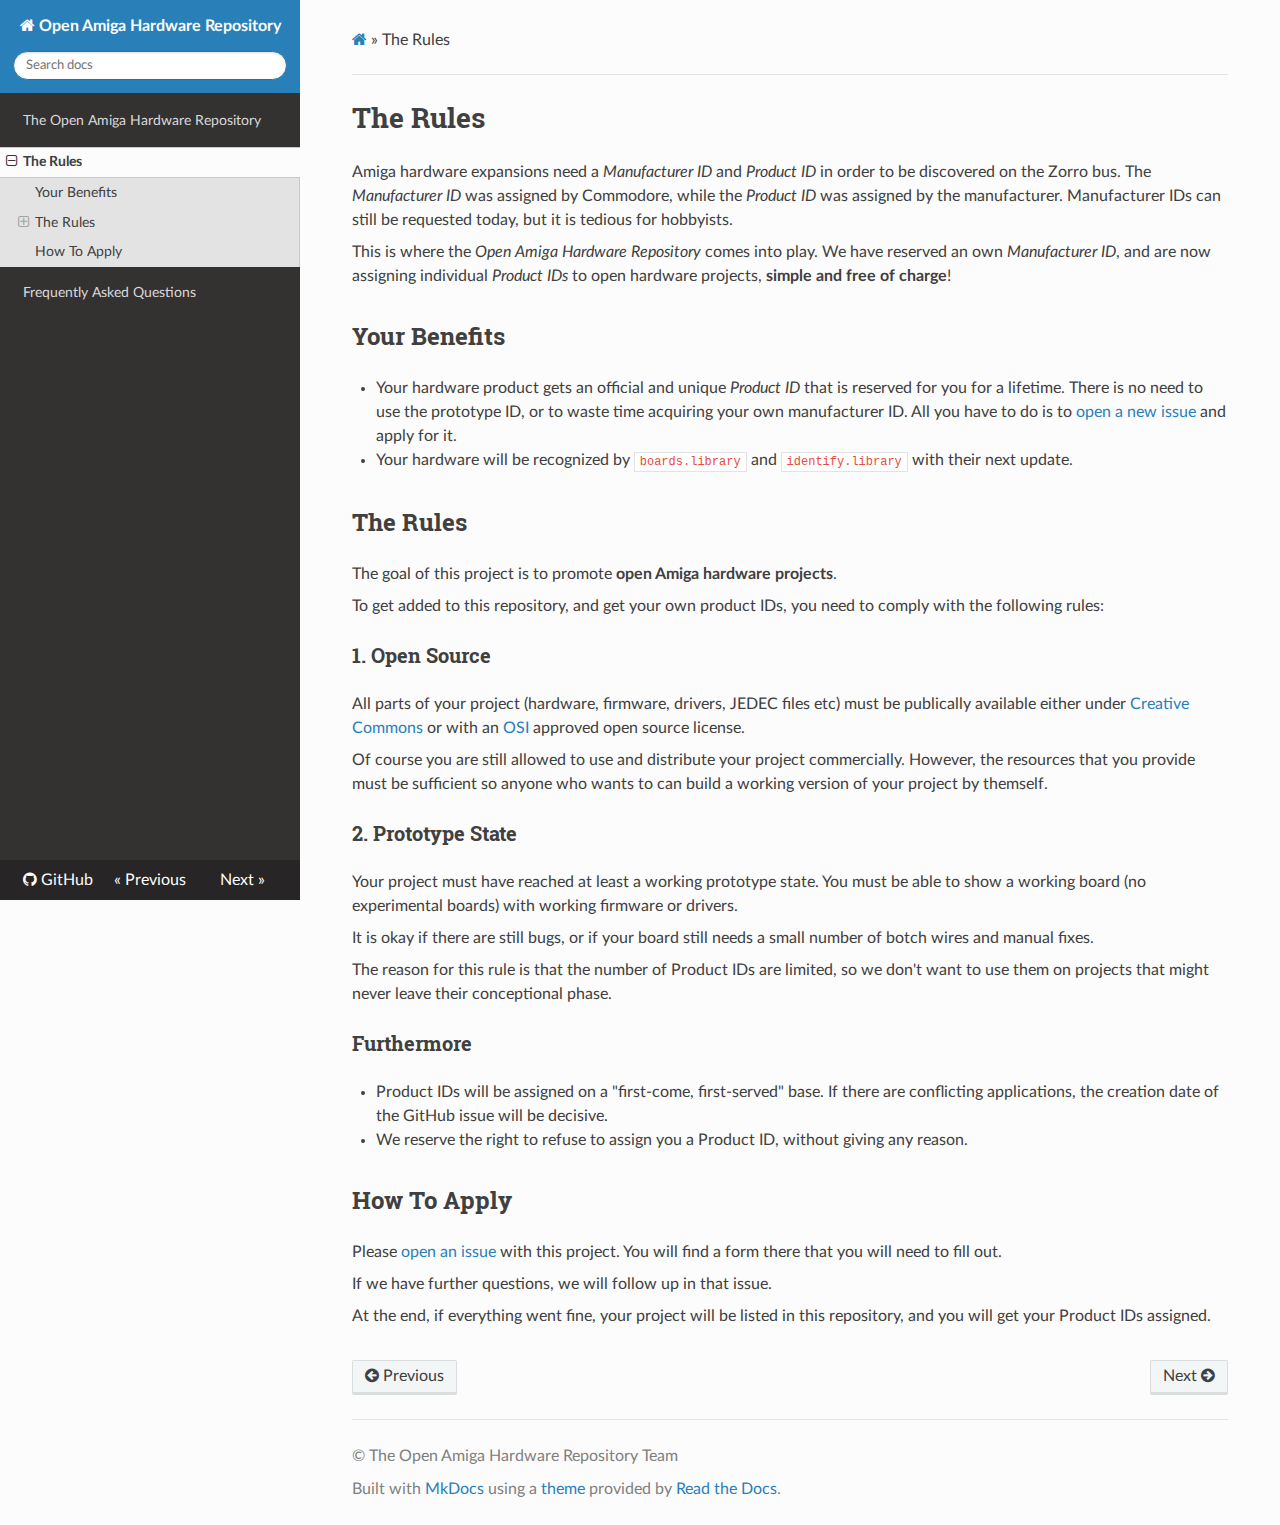
<file: docs/rules.html>
<!DOCTYPE html>
<html class="writer-html5" lang="en" >
<head>
    <meta charset="utf-8" />
    <meta http-equiv="X-UA-Compatible" content="IE=edge" />
    <meta name="viewport" content="width=device-width, initial-scale=1.0" /><link rel="canonical" href="https://oahr.github.io/oahr/rules.html" />
      <link rel="shortcut icon" href="img/favicon.ico" />
    <title>The Rules - Open Amiga Hardware Repository</title>
<link rel="stylesheet" href="css/font.css" />
<link rel="stylesheet" href="css/theme.css" />
<link rel="stylesheet" href="css/theme_extra.css" />
<link rel="stylesheet" href="css/theme_custom.css" />

    
      <script>
        // Current page data
        var mkdocs_page_name = "The Rules";
        var mkdocs_page_input_path = "rules.md";
        var mkdocs_page_url = "/oahr/rules.html";
      </script>
    
    <script src="js/jquery-3.6.0.min.js" defer></script>
    <!--[if lt IE 9]>
      <script src="js/html5shiv.min.js"></script>
    <![endif]--> 
</head>

<body class="wy-body-for-nav" role="document">

  <div class="wy-grid-for-nav">
    <nav data-toggle="wy-nav-shift" class="wy-nav-side stickynav">
    <div class="wy-side-scroll">
      <div class="wy-side-nav-search">
          <a href="index.html" class="icon icon-home"> Open Amiga Hardware Repository
        </a><div role="search">
  <form id ="rtd-search-form" class="wy-form" action="./search.html" method="get">
      <input type="text" name="q" placeholder="Search docs" title="Type search term here" />
  </form>
</div>
      </div>

      <div class="wy-menu wy-menu-vertical" data-spy="affix" role="navigation" aria-label="Navigation menu">
              <ul>
                <li class="toctree-l1"><a class="reference internal" href="index.html">The Open Amiga Hardware Repository</a>
                </li>
              </ul>
              <ul class="current">
                <li class="toctree-l1 current"><a class="reference internal current" href="rules.html">The Rules</a>
    <ul class="current">
    <li class="toctree-l2"><a class="reference internal" href="#your-benefits">Your Benefits</a>
    </li>
    <li class="toctree-l2"><a class="reference internal" href="#the-rules_1">The Rules</a>
        <ul>
    <li class="toctree-l3"><a class="reference internal" href="#1-open-source">1. Open Source</a>
    </li>
    <li class="toctree-l3"><a class="reference internal" href="#2-prototype-state">2. Prototype State</a>
    </li>
    <li class="toctree-l3"><a class="reference internal" href="#furthermore">Furthermore</a>
    </li>
        </ul>
    </li>
    <li class="toctree-l2"><a class="reference internal" href="#how-to-apply">How To Apply</a>
    </li>
    </ul>
                </li>
              </ul>
              <ul>
                <li class="toctree-l1"><a class="reference internal" href="faq.html">Frequently Asked Questions</a>
                </li>
              </ul>
      </div>
    </div>
    </nav>

    <section data-toggle="wy-nav-shift" class="wy-nav-content-wrap">
      <nav class="wy-nav-top" role="navigation" aria-label="Mobile navigation menu">
          <i data-toggle="wy-nav-top" class="fa fa-bars"></i>
          <a href="index.html">Open Amiga Hardware Repository</a>
        
      </nav>
      <div class="wy-nav-content">
        <div class="rst-content"><div role="navigation" aria-label="breadcrumbs navigation">
  <ul class="wy-breadcrumbs">
    <li><a href="index.html" class="icon icon-home" alt="Docs"></a> &raquo;</li>
      <li>The Rules</li>
    <li class="wy-breadcrumbs-aside">
    </li>
  </ul>
  <hr/>
</div>
          <div role="main" class="document" itemscope="itemscope" itemtype="http://schema.org/Article">
            <div class="section" itemprop="articleBody">
              
                <h1 id="the-rules">The Rules<a class="headerlink" href="#the-rules" title="Permanent link">&para;</a></h1>
<p>Amiga hardware expansions need a <em>Manufacturer ID</em> and <em>Product ID</em> in order to be discovered on the Zorro bus. The <em>Manufacturer ID</em> was assigned by Commodore, while the <em>Product ID</em> was assigned by the manufacturer. Manufacturer IDs can still be requested today, but it is tedious for hobbyists.</p>
<p>This is where the <em>Open Amiga Hardware Repository</em> comes into play. We have reserved an own <em>Manufacturer ID</em>, and are now assigning individual <em>Product IDs</em> to open hardware projects, <strong>simple and free of charge</strong>!</p>
<h2 id="your-benefits">Your Benefits<a class="headerlink" href="#your-benefits" title="Permanent link">&para;</a></h2>
<ul>
<li>Your hardware product gets an official and unique <em>Product ID</em> that is reserved for you for a lifetime. There is no need to use the prototype ID, or to waste time acquiring your own manufacturer ID. All you have to do is to <a href="https://github.com/oahr/oahr/issues/new/choose">open a new issue</a> and apply for it.</li>
<li>Your hardware will be recognized by <code>boards.library</code> and <code>identify.library</code> with their next update.</li>
</ul>
<h2 id="the-rules_1">The Rules<a class="headerlink" href="#the-rules_1" title="Permanent link">&para;</a></h2>
<p>The goal of this project is to promote <strong>open Amiga hardware projects</strong>.</p>
<p>To get added to this repository, and get your own product IDs, you need to comply with the following rules:</p>
<h3 id="1-open-source">1. Open Source<a class="headerlink" href="#1-open-source" title="Permanent link">&para;</a></h3>
<p>All parts of your project (hardware, firmware, drivers, JEDEC files etc) must be publically available either under <a href="https://creativecommons.org/licenses/">Creative Commons</a> or with an <a href="https://opensource.org/licenses/">OSI</a> approved open source license.</p>
<p>Of course you are still allowed to use and distribute your project commercially. However, the resources that you provide must be sufficient so anyone who wants to can build a working version of your project by themself.</p>
<h3 id="2-prototype-state">2. Prototype State<a class="headerlink" href="#2-prototype-state" title="Permanent link">&para;</a></h3>
<p>Your project must have reached at least a working prototype state. You must be able to show a working board (no experimental boards) with working firmware or drivers.</p>
<p>It is okay if there are still bugs, or if your board still needs a small number of botch wires and manual fixes.</p>
<p>The reason for this rule is that the number of Product IDs are limited, so we don't want to use them on projects that might never leave their conceptional phase.</p>
<h3 id="furthermore">Furthermore<a class="headerlink" href="#furthermore" title="Permanent link">&para;</a></h3>
<ul>
<li>Product IDs will be assigned on a "first-come, first-served" base. If there are conflicting applications, the creation date of the GitHub issue will be decisive.</li>
<li>We reserve the right to refuse to assign you a Product ID, without giving any reason.</li>
</ul>
<h2 id="how-to-apply">How To Apply<a class="headerlink" href="#how-to-apply" title="Permanent link">&para;</a></h2>
<p>Please <a href="https://github.com/oahr/oahr/issues/new/choose">open an issue</a> with this project. You will find a form there that you will need to fill out.</p>
<p>If we have further questions, we will follow up in that issue.</p>
<p>At the end, if everything went fine, your project will be listed in this repository, and you will get your Product IDs assigned.</p>
              
            </div>
          </div><footer>
    <div class="rst-footer-buttons" role="navigation" aria-label="Footer Navigation">
        <a href="index.html" class="btn btn-neutral float-left" title="The Open Amiga Hardware Repository"><span class="icon icon-circle-arrow-left"></span> Previous</a>
        <a href="faq.html" class="btn btn-neutral float-right" title="Frequently Asked Questions">Next <span class="icon icon-circle-arrow-right"></span></a>
    </div>

  <hr/>

  <div role="contentinfo">
    <!-- Copyright etc -->
      <p>© The Open Amiga Hardware Repository Team</p>
  </div>

  Built with <a href="https://www.mkdocs.org/">MkDocs</a> using a <a href="https://github.com/readthedocs/sphinx_rtd_theme">theme</a> provided by <a href="https://readthedocs.org">Read the Docs</a>.
</footer>
          
        </div>
      </div>

    </section>

  </div>

  <div class="rst-versions" role="note" aria-label="Versions">
  <span class="rst-current-version" data-toggle="rst-current-version">
    
        <span>
          <a href="https://github.com/oahr/oahr" class="fa fa-github" style="color: #fcfcfc"> GitHub</a>
        </span>
    
    
      <span><a href="index.html" style="color: #fcfcfc">&laquo; Previous</a></span>
    
    
      <span><a href="faq.html" style="color: #fcfcfc">Next &raquo;</a></span>
    
  </span>
</div>
    <script>var base_url = '.';</script>
    <script src="js/theme_extra.js" defer></script>
    <script src="js/theme.js" defer></script>
      <script src="search/main.js" defer></script>
    <script defer>
        window.onload = function () {
            SphinxRtdTheme.Navigation.enable(true);
        };
    </script>

</body>
</html>
</file>
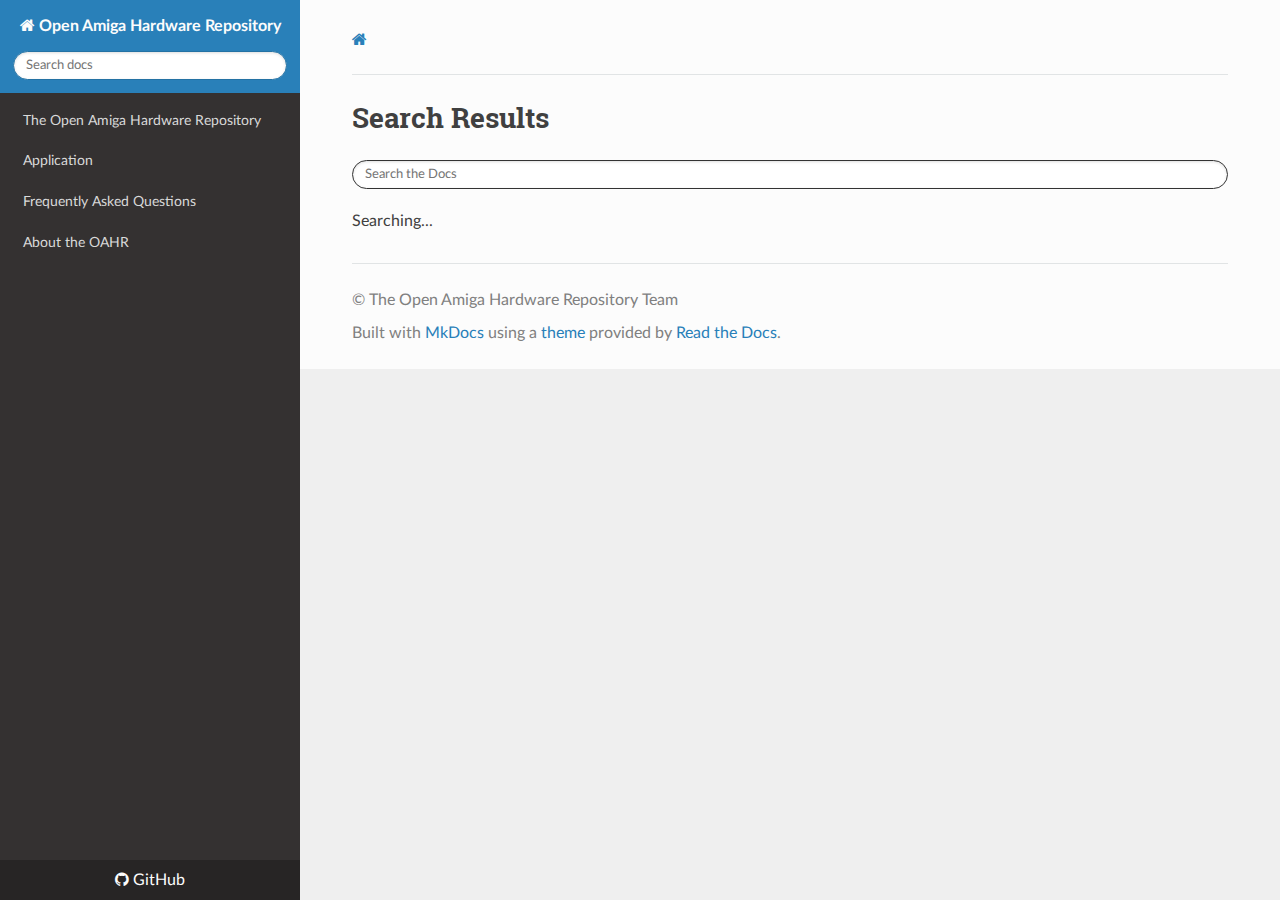
<file: docs/search.html>
<!DOCTYPE html>
<html class="writer-html5" lang="en" >
<head>
    <meta charset="utf-8" />
    <meta http-equiv="X-UA-Compatible" content="IE=edge" />
    <meta name="viewport" content="width=device-width, initial-scale=1.0" />
      <link rel="shortcut icon" href="./img/favicon.ico" />
    <title>Open Amiga Hardware Repository</title>
<link rel="stylesheet" href="./css/font.css" />
<link rel="stylesheet" href="./css/theme.css" />
<link rel="stylesheet" href="./css/theme_extra.css" />
<link rel="stylesheet" href="./css/theme_custom.css" />

    
    <!--[if lt IE 9]>
      <script src="./js/html5shiv.min.js"></script>
    <![endif]--> 
</head>

<body class="wy-body-for-nav" role="document">

  <div class="wy-grid-for-nav">
    <nav data-toggle="wy-nav-shift" class="wy-nav-side stickynav">
    <div class="wy-side-scroll">
      <div class="wy-side-nav-search">
          <a href="./index.html" class="icon icon-home"> Open Amiga Hardware Repository
        </a><div role="search">
  <form id ="rtd-search-form" class="wy-form" action="./search.html" method="get">
      <input type="text" name="q" placeholder="Search docs" aria-label="Search docs" title="Type search term here" />
  </form>
</div>
      </div>

      <div class="wy-menu wy-menu-vertical" data-spy="affix" role="navigation" aria-label="Navigation menu">
              <ul>
                <li class="toctree-l1"><a class="reference internal" href="./index.html">The Open Amiga Hardware Repository</a>
                </li>
              </ul>
              <ul>
                <li class="toctree-l1"><a class="reference internal" href="./application.html">Application</a>
                </li>
              </ul>
              <ul>
                <li class="toctree-l1"><a class="reference internal" href="./faq.html">Frequently Asked Questions</a>
                </li>
              </ul>
              <ul>
                <li class="toctree-l1"><a class="reference internal" href="./about.html">About the OAHR</a>
                </li>
              </ul>
      </div>
    </div>
    </nav>

    <section data-toggle="wy-nav-shift" class="wy-nav-content-wrap">
      <nav class="wy-nav-top" role="navigation" aria-label="Mobile navigation menu">
          <i data-toggle="wy-nav-top" class="fa fa-bars"></i>
          <a href="./index.html">Open Amiga Hardware Repository</a>
        
      </nav>
      <div class="wy-nav-content">
        <div class="rst-content"><div role="navigation" aria-label="breadcrumbs navigation">
  <ul class="wy-breadcrumbs">
    <li><a href="./index.html" class="icon icon-home" aria-label="Docs"></a></li>
    <li class="wy-breadcrumbs-aside">
    </li>
  </ul>
  <hr/>
</div>
          <div role="main" class="document" itemscope="itemscope" itemtype="http://schema.org/Article">
            <div class="section" itemprop="articleBody">
              

  <h1 id="search">Search Results</h1>

  <form id="content_search" action="search.html">
    <span role="status" aria-live="polite" class="ui-helper-hidden-accessible"></span>
    <input name="q" id="mkdocs-search-query" type="text" class="search_input search-query ui-autocomplete-input" placeholder="Search the Docs" aria-label="Search the Docs" autocomplete="off" autofocus title="Type search term here">
  </form>

  <div id="mkdocs-search-results" class="search-results" data-no-results-text="No results found">
    Searching...
  </div>


            </div>
          </div><footer>

  <hr/>

  <div role="contentinfo">
    <!-- Copyright etc -->
      <p>© The Open Amiga Hardware Repository Team</p>
  </div>

  Built with <a href="https://www.mkdocs.org/">MkDocs</a> using a <a href="https://github.com/readthedocs/sphinx_rtd_theme">theme</a> provided by <a href="https://readthedocs.org">Read the Docs</a>.
</footer>
          
        </div>
      </div>

    </section>

  </div>

  <div class="rst-versions" role="note" aria-label="Versions">
  <span class="rst-current-version" data-toggle="rst-current-version">
    
        <span>
          <a href="https://github.com/oahr/oahr" class="fa fa-github" style="color: #fcfcfc"> GitHub</a>
        </span>
    
    
    
  </span>
</div>
    <script src="./js/jquery-3.6.0.min.js"></script>
    <script>var base_url = ".";</script>
    <script src="./js/theme_extra.js"></script>
    <script src="./js/theme.js"></script>
      <script src="./search/main.js"></script>
    <script>
        jQuery(function () {
            SphinxRtdTheme.Navigation.enable(true);
        });
    </script>

</body>
</html>
</file>
<file: docs/css/font.css>
/*
 * Lato
 * Copyright 2010-2011 tyPoland Lukasz Dziedzic
 * SIL Open Font License, 1.1
 */
@font-face {
  font-family: 'Lato';
  font-style: normal;
  font-weight: 400;
  src: local('Lato Regular'), local('Lato-Regular'), url('../fonts/lato-v15-latin-regular.woff') format('woff');
}

/*
 * Roboto Slab
 * Copyright 2013 Google
 * Apache License, version 2.0
 */
@font-face {
  font-family: 'Roboto Slab';
  font-style: normal;
  font-weight: 400;
  src: local('Roboto Slab Regular'), local('RobotoSlab-Regular'), url('../fonts/roboto-slab-v8-latin-regular.woff') format('woff');
}
</file>
<file: docs/css/theme.css>
/*
 * This file is copied from the upstream ReadTheDocs Sphinx
 * theme. To aid upgradability this file should *not* be edited.
 * modifications we need should be included in theme_extra.css.
 *
 * https://github.com/readthedocs/sphinx_rtd_theme
 */

 /* sphinx_rtd_theme version 1.2.0 | MIT license */
html{box-sizing:border-box}*,:after,:before{box-sizing:inherit}article,aside,details,figcaption,figure,footer,header,hgroup,nav,section{display:block}audio,canvas,video{display:inline-block;*display:inline;*zoom:1}[hidden],audio:not([controls]){display:none}*{-webkit-box-sizing:border-box;-moz-box-sizing:border-box;box-sizing:border-box}html{font-size:100%;-webkit-text-size-adjust:100%;-ms-text-size-adjust:100%}body{margin:0}a:active,a:hover{outline:0}abbr[title]{border-bottom:1px dotted}b,strong{font-weight:700}blockquote{margin:0}dfn{font-style:italic}ins{background:#ff9;text-decoration:none}ins,mark{color:#000}mark{background:#ff0;font-style:italic;font-weight:700}.rst-content code,.rst-content tt,code,kbd,pre,samp{font-family:monospace,serif;_font-family:courier new,monospace;font-size:1em}pre{white-space:pre}q{quotes:none}q:after,q:before{content:"";content:none}small{font-size:85%}sub,sup{font-size:75%;line-height:0;position:relative;vertical-align:baseline}sup{top:-.5em}sub{bottom:-.25em}dl,ol,ul{margin:0;padding:0;list-style:none;list-style-image:none}li{list-style:none}dd{margin:0}img{border:0;-ms-interpolation-mode:bicubic;vertical-align:middle;max-width:100%}svg:not(:root){overflow:hidden}figure,form{margin:0}label{cursor:pointer}button,input,select,textarea{font-size:100%;margin:0;vertical-align:baseline;*vertical-align:middle}button,input{line-height:normal}button,input[type=button],input[type=reset],input[type=submit]{cursor:pointer;-webkit-appearance:button;*overflow:visible}button[disabled],input[disabled]{cursor:default}input[type=search]{-webkit-appearance:textfield;-moz-box-sizing:content-box;-webkit-box-sizing:content-box;box-sizing:content-box}textarea{resize:vertical}table{border-collapse:collapse;border-spacing:0}td{vertical-align:top}.chromeframe{margin:.2em 0;background:#ccc;color:#000;padding:.2em 0}.ir{display:block;border:0;text-indent:-999em;overflow:hidden;background-color:transparent;background-repeat:no-repeat;text-align:left;direction:ltr;*line-height:0}.ir br{display:none}.hidden{display:none!important;visibility:hidden}.visuallyhidden{border:0;clip:rect(0 0 0 0);height:1px;margin:-1px;overflow:hidden;padding:0;position:absolute;width:1px}.visuallyhidden.focusable:active,.visuallyhidden.focusable:focus{clip:auto;height:auto;margin:0;overflow:visible;position:static;width:auto}.invisible{visibility:hidden}.relative{position:relative}big,small{font-size:100%}@media print{body,html,section{background:none!important}*{box-shadow:none!important;text-shadow:none!important;filter:none!important;-ms-filter:none!important}a,a:visited{text-decoration:underline}.ir a:after,a[href^="#"]:after,a[href^="javascript:"]:after{content:""}blockquote,pre{page-break-inside:avoid}thead{display:table-header-group}img,tr{page-break-inside:avoid}img{max-width:100%!important}@page{margin:.5cm}.rst-content .toctree-wrapper>p.caption,h2,h3,p{orphans:3;widows:3}.rst-content .toctree-wrapper>p.caption,h2,h3{page-break-after:avoid}}.btn,.fa:before,.icon:before,.rst-content .admonition,.rst-content .admonition-title:before,.rst-content .admonition-todo,.rst-content .attention,.rst-content .caution,.rst-content .code-block-caption .headerlink:before,.rst-content .danger,.rst-content .eqno .headerlink:before,.rst-content .error,.rst-content .hint,.rst-content .important,.rst-content .note,.rst-content .seealso,.rst-content .tip,.rst-content .warning,.rst-content code.download span:first-child:before,.rst-content dl dt .headerlink:before,.rst-content h1 .headerlink:before,.rst-content h2 .headerlink:before,.rst-content h3 .headerlink:before,.rst-content h4 .headerlink:before,.rst-content h5 .headerlink:before,.rst-content h6 .headerlink:before,.rst-content p.caption .headerlink:before,.rst-content p .headerlink:before,.rst-content table>caption .headerlink:before,.rst-content tt.download span:first-child:before,.wy-alert,.wy-dropdown .caret:before,.wy-inline-validate.wy-inline-validate-danger .wy-input-context:before,.wy-inline-validate.wy-inline-validate-info .wy-input-context:before,.wy-inline-validate.wy-inline-validate-success .wy-input-context:before,.wy-inline-validate.wy-inline-validate-warning .wy-input-context:before,.wy-menu-vertical li.current>a button.toctree-expand:before,.wy-menu-vertical li.on a button.toctree-expand:before,.wy-menu-vertical li button.toctree-expand:before,input[type=color],input[type=date],input[type=datetime-local],input[type=datetime],input[type=email],input[type=month],input[type=number],input[type=password],input[type=search],input[type=tel],input[type=text],input[type=time],input[type=url],input[type=week],select,textarea{-webkit-font-smoothing:antialiased}.clearfix{*zoom:1}.clearfix:after,.clearfix:before{display:table;content:""}.clearfix:after{clear:both}/*!
 *  Font Awesome 4.7.0 by @davegandy - http://fontawesome.io - @fontawesome
 *  License - http://fontawesome.io/license (Font: SIL OFL 1.1, CSS: MIT License)
 */@font-face{font-family:FontAwesome;src:url(fonts/fontawesome-webfont.eot?674f50d287a8c48dc19ba404d20fe713);src:url(fonts/fontawesome-webfont.eot?674f50d287a8c48dc19ba404d20fe713?#iefix&v=4.7.0) format("embedded-opentype"),url(fonts/fontawesome-webfont.woff2?af7ae505a9eed503f8b8e6982036873e) format("woff2"),url(fonts/fontawesome-webfont.woff?fee66e712a8a08eef5805a46892932ad) format("woff"),url(fonts/fontawesome-webfont.ttf?b06871f281fee6b241d60582ae9369b9) format("truetype"),url(fonts/fontawesome-webfont.svg?912ec66d7572ff821749319396470bde#fontawesomeregular) format("svg");font-weight:400;font-style:normal}.fa,.icon,.rst-content .admonition-title,.rst-content .code-block-caption .headerlink,.rst-content .eqno .headerlink,.rst-content code.download span:first-child,.rst-content dl dt .headerlink,.rst-content h1 .headerlink,.rst-content h2 .headerlink,.rst-content h3 .headerlink,.rst-content h4 .headerlink,.rst-content h5 .headerlink,.rst-content h6 .headerlink,.rst-content p.caption .headerlink,.rst-content p .headerlink,.rst-content table>caption .headerlink,.rst-content tt.download span:first-child,.wy-menu-vertical li.current>a button.toctree-expand,.wy-menu-vertical li.on a button.toctree-expand,.wy-menu-vertical li button.toctree-expand{display:inline-block;font:normal normal normal 14px/1 FontAwesome;font-size:inherit;text-rendering:auto;-webkit-font-smoothing:antialiased;-moz-osx-font-smoothing:grayscale}.fa-lg{font-size:1.33333em;line-height:.75em;vertical-align:-15%}.fa-2x{font-size:2em}.fa-3x{font-size:3em}.fa-4x{font-size:4em}.fa-5x{font-size:5em}.fa-fw{width:1.28571em;text-align:center}.fa-ul{padding-left:0;margin-left:2.14286em;list-style-type:none}.fa-ul>li{position:relative}.fa-li{position:absolute;left:-2.14286em;width:2.14286em;top:.14286em;text-align:center}.fa-li.fa-lg{left:-1.85714em}.fa-border{padding:.2em .25em .15em;border:.08em solid #eee;border-radius:.1em}.fa-pull-left{float:left}.fa-pull-right{float:right}.fa-pull-left.icon,.fa.fa-pull-left,.rst-content .code-block-caption .fa-pull-left.headerlink,.rst-content .eqno .fa-pull-left.headerlink,.rst-content .fa-pull-left.admonition-title,.rst-content code.download span.fa-pull-left:first-child,.rst-content dl dt .fa-pull-left.headerlink,.rst-content h1 .fa-pull-left.headerlink,.rst-content h2 .fa-pull-left.headerlink,.rst-content h3 .fa-pull-left.headerlink,.rst-content h4 .fa-pull-left.headerlink,.rst-content h5 .fa-pull-left.headerlink,.rst-content h6 .fa-pull-left.headerlink,.rst-content p .fa-pull-left.headerlink,.rst-content table>caption .fa-pull-left.headerlink,.rst-content tt.download span.fa-pull-left:first-child,.wy-menu-vertical li.current>a button.fa-pull-left.toctree-expand,.wy-menu-vertical li.on a button.fa-pull-left.toctree-expand,.wy-menu-vertical li button.fa-pull-left.toctree-expand{margin-right:.3em}.fa-pull-right.icon,.fa.fa-pull-right,.rst-content .code-block-caption .fa-pull-right.headerlink,.rst-content .eqno .fa-pull-right.headerlink,.rst-content .fa-pull-right.admonition-title,.rst-content code.download span.fa-pull-right:first-child,.rst-content dl dt .fa-pull-right.headerlink,.rst-content h1 .fa-pull-right.headerlink,.rst-content h2 .fa-pull-right.headerlink,.rst-content h3 .fa-pull-right.headerlink,.rst-content h4 .fa-pull-right.headerlink,.rst-content h5 .fa-pull-right.headerlink,.rst-content h6 .fa-pull-right.headerlink,.rst-content p .fa-pull-right.headerlink,.rst-content table>caption .fa-pull-right.headerlink,.rst-content tt.download span.fa-pull-right:first-child,.wy-menu-vertical li.current>a button.fa-pull-right.toctree-expand,.wy-menu-vertical li.on a button.fa-pull-right.toctree-expand,.wy-menu-vertical li button.fa-pull-right.toctree-expand{margin-left:.3em}.pull-right{float:right}.pull-left{float:left}.fa.pull-left,.pull-left.icon,.rst-content .code-block-caption .pull-left.headerlink,.rst-content .eqno .pull-left.headerlink,.rst-content .pull-left.admonition-title,.rst-content code.download span.pull-left:first-child,.rst-content dl dt .pull-left.headerlink,.rst-content h1 .pull-left.headerlink,.rst-content h2 .pull-left.headerlink,.rst-content h3 .pull-left.headerlink,.rst-content h4 .pull-left.headerlink,.rst-content h5 .pull-left.headerlink,.rst-content h6 .pull-left.headerlink,.rst-content p .pull-left.headerlink,.rst-content table>caption .pull-left.headerlink,.rst-content tt.download span.pull-left:first-child,.wy-menu-vertical li.current>a button.pull-left.toctree-expand,.wy-menu-vertical li.on a button.pull-left.toctree-expand,.wy-menu-vertical li button.pull-left.toctree-expand{margin-right:.3em}.fa.pull-right,.pull-right.icon,.rst-content .code-block-caption .pull-right.headerlink,.rst-content .eqno .pull-right.headerlink,.rst-content .pull-right.admonition-title,.rst-content code.download span.pull-right:first-child,.rst-content dl dt .pull-right.headerlink,.rst-content h1 .pull-right.headerlink,.rst-content h2 .pull-right.headerlink,.rst-content h3 .pull-right.headerlink,.rst-content h4 .pull-right.headerlink,.rst-content h5 .pull-right.headerlink,.rst-content h6 .pull-right.headerlink,.rst-content p .pull-right.headerlink,.rst-content table>caption .pull-right.headerlink,.rst-content tt.download span.pull-right:first-child,.wy-menu-vertical li.current>a button.pull-right.toctree-expand,.wy-menu-vertical li.on a button.pull-right.toctree-expand,.wy-menu-vertical li button.pull-right.toctree-expand{margin-left:.3em}.fa-spin{-webkit-animation:fa-spin 2s linear infinite;animation:fa-spin 2s linear infinite}.fa-pulse{-webkit-animation:fa-spin 1s steps(8) infinite;animation:fa-spin 1s steps(8) infinite}@-webkit-keyframes fa-spin{0%{-webkit-transform:rotate(0deg);transform:rotate(0deg)}to{-webkit-transform:rotate(359deg);transform:rotate(359deg)}}@keyframes fa-spin{0%{-webkit-transform:rotate(0deg);transform:rotate(0deg)}to{-webkit-transform:rotate(359deg);transform:rotate(359deg)}}.fa-rotate-90{-ms-filter:"progid:DXImageTransform.Microsoft.BasicImage(rotation=1)";-webkit-transform:rotate(90deg);-ms-transform:rotate(90deg);transform:rotate(90deg)}.fa-rotate-180{-ms-filter:"progid:DXImageTransform.Microsoft.BasicImage(rotation=2)";-webkit-transform:rotate(180deg);-ms-transform:rotate(180deg);transform:rotate(180deg)}.fa-rotate-270{-ms-filter:"progid:DXImageTransform.Microsoft.BasicImage(rotation=3)";-webkit-transform:rotate(270deg);-ms-transform:rotate(270deg);transform:rotate(270deg)}.fa-flip-horizontal{-ms-filter:"progid:DXImageTransform.Microsoft.BasicImage(rotation=0, mirror=1)";-webkit-transform:scaleX(-1);-ms-transform:scaleX(-1);transform:scaleX(-1)}.fa-flip-vertical{-ms-filter:"progid:DXImageTransform.Microsoft.BasicImage(rotation=2, mirror=1)";-webkit-transform:scaleY(-1);-ms-transform:scaleY(-1);transform:scaleY(-1)}:root .fa-flip-horizontal,:root .fa-flip-vertical,:root .fa-rotate-90,:root .fa-rotate-180,:root .fa-rotate-270{filter:none}.fa-stack{position:relative;display:inline-block;width:2em;height:2em;line-height:2em;vertical-align:middle}.fa-stack-1x,.fa-stack-2x{position:absolute;left:0;width:100%;text-align:center}.fa-stack-1x{line-height:inherit}.fa-stack-2x{font-size:2em}.fa-inverse{color:#fff}.fa-glass:before{content:""}.fa-music:before{content:""}.fa-search:before,.icon-search:before{content:""}.fa-envelope-o:before{content:""}.fa-heart:before{content:""}.fa-star:before{content:""}.fa-star-o:before{content:""}.fa-user:before{content:""}.fa-film:before{content:""}.fa-th-large:before{content:""}.fa-th:before{content:""}.fa-th-list:before{content:""}.fa-check:before{content:""}.fa-close:before,.fa-remove:before,.fa-times:before{content:""}.fa-search-plus:before{content:""}.fa-search-minus:before{content:""}.fa-power-off:before{content:""}.fa-signal:before{content:""}.fa-cog:before,.fa-gear:before{content:""}.fa-trash-o:before{content:""}.fa-home:before,.icon-home:before{content:""}.fa-file-o:before{content:""}.fa-clock-o:before{content:""}.fa-road:before{content:""}.fa-download:before,.rst-content code.download span:first-child:before,.rst-content tt.download span:first-child:before{content:""}.fa-arrow-circle-o-down:before{content:""}.fa-arrow-circle-o-up:before{content:""}.fa-inbox:before{content:""}.fa-play-circle-o:before{content:""}.fa-repeat:before,.fa-rotate-right:before{content:""}.fa-refresh:before{content:""}.fa-list-alt:before{content:""}.fa-lock:before{content:""}.fa-flag:before{content:""}.fa-headphones:before{content:""}.fa-volume-off:before{content:""}.fa-volume-down:before{content:""}.fa-volume-up:before{content:""}.fa-qrcode:before{content:""}.fa-barcode:before{content:""}.fa-tag:before{content:""}.fa-tags:before{content:""}.fa-book:before,.icon-book:before{content:""}.fa-bookmark:before{content:""}.fa-print:before{content:""}.fa-camera:before{content:""}.fa-font:before{content:""}.fa-bold:before{content:""}.fa-italic:before{content:""}.fa-text-height:before{content:""}.fa-text-width:before{content:""}.fa-align-left:before{content:""}.fa-align-center:before{content:""}.fa-align-right:before{content:""}.fa-align-justify:before{content:""}.fa-list:before{content:""}.fa-dedent:before,.fa-outdent:before{content:""}.fa-indent:before{content:""}.fa-video-camera:before{content:""}.fa-image:before,.fa-photo:before,.fa-picture-o:before{content:""}.fa-pencil:before{content:""}.fa-map-marker:before{content:""}.fa-adjust:before{content:""}.fa-tint:before{content:""}.fa-edit:before,.fa-pencil-square-o:before{content:""}.fa-share-square-o:before{content:""}.fa-check-square-o:before{content:""}.fa-arrows:before{content:""}.fa-step-backward:before{content:""}.fa-fast-backward:before{content:""}.fa-backward:before{content:""}.fa-play:before{content:""}.fa-pause:before{content:""}.fa-stop:before{content:""}.fa-forward:before{content:""}.fa-fast-forward:before{content:""}.fa-step-forward:before{content:""}.fa-eject:before{content:""}.fa-chevron-left:before{content:""}.fa-chevron-right:before{content:""}.fa-plus-circle:before{content:""}.fa-minus-circle:before{content:""}.fa-times-circle:before,.wy-inline-validate.wy-inline-validate-danger .wy-input-context:before{content:""}.fa-check-circle:before,.wy-inline-validate.wy-inline-validate-success .wy-input-context:before{content:""}.fa-question-circle:before{content:""}.fa-info-circle:before{content:""}.fa-crosshairs:before{content:""}.fa-times-circle-o:before{content:""}.fa-check-circle-o:before{content:""}.fa-ban:before{content:""}.fa-arrow-left:before{content:""}.fa-arrow-right:before{content:""}.fa-arrow-up:before{content:""}.fa-arrow-down:before{content:""}.fa-mail-forward:before,.fa-share:before{content:""}.fa-expand:before{content:""}.fa-compress:before{content:""}.fa-plus:before{content:""}.fa-minus:before{content:""}.fa-asterisk:before{content:""}.fa-exclamation-circle:before,.rst-content .admonition-title:before,.wy-inline-validate.wy-inline-validate-info .wy-input-context:before,.wy-inline-validate.wy-inline-validate-warning .wy-input-context:before{content:""}.fa-gift:before{content:""}.fa-leaf:before{content:""}.fa-fire:before,.icon-fire:before{content:""}.fa-eye:before{content:""}.fa-eye-slash:before{content:""}.fa-exclamation-triangle:before,.fa-warning:before{content:""}.fa-plane:before{content:""}.fa-calendar:before{content:""}.fa-random:before{content:""}.fa-comment:before{content:""}.fa-magnet:before{content:""}.fa-chevron-up:before{content:""}.fa-chevron-down:before{content:""}.fa-retweet:before{content:""}.fa-shopping-cart:before{content:""}.fa-folder:before{content:""}.fa-folder-open:before{content:""}.fa-arrows-v:before{content:""}.fa-arrows-h:before{content:""}.fa-bar-chart-o:before,.fa-bar-chart:before{content:""}.fa-twitter-square:before{content:""}.fa-facebook-square:before{content:""}.fa-camera-retro:before{content:""}.fa-key:before{content:""}.fa-cogs:before,.fa-gears:before{content:""}.fa-comments:before{content:""}.fa-thumbs-o-up:before{content:""}.fa-thumbs-o-down:before{content:""}.fa-star-half:before{content:""}.fa-heart-o:before{content:""}.fa-sign-out:before{content:""}.fa-linkedin-square:before{content:""}.fa-thumb-tack:before{content:""}.fa-external-link:before{content:""}.fa-sign-in:before{content:""}.fa-trophy:before{content:""}.fa-github-square:before{content:""}.fa-upload:before{content:""}.fa-lemon-o:before{content:""}.fa-phone:before{content:""}.fa-square-o:before{content:""}.fa-bookmark-o:before{content:""}.fa-phone-square:before{content:""}.fa-twitter:before{content:""}.fa-facebook-f:before,.fa-facebook:before{content:""}.fa-github:before,.icon-github:before{content:""}.fa-unlock:before{content:""}.fa-credit-card:before{content:""}.fa-feed:before,.fa-rss:before{content:""}.fa-hdd-o:before{content:""}.fa-bullhorn:before{content:""}.fa-bell:before{content:""}.fa-certificate:before{content:""}.fa-hand-o-right:before{content:""}.fa-hand-o-left:before{content:""}.fa-hand-o-up:before{content:""}.fa-hand-o-down:before{content:""}.fa-arrow-circle-left:before,.icon-circle-arrow-left:before{content:""}.fa-arrow-circle-right:before,.icon-circle-arrow-right:before{content:""}.fa-arrow-circle-up:before{content:""}.fa-arrow-circle-down:before{content:""}.fa-globe:before{content:""}.fa-wrench:before{content:""}.fa-tasks:before{content:""}.fa-filter:before{content:""}.fa-briefcase:before{content:""}.fa-arrows-alt:before{content:""}.fa-group:before,.fa-users:before{content:""}.fa-chain:before,.fa-link:before,.icon-link:before{content:""}.fa-cloud:before{content:""}.fa-flask:before{content:""}.fa-cut:before,.fa-scissors:before{content:""}.fa-copy:before,.fa-files-o:before{content:""}.fa-paperclip:before{content:""}.fa-floppy-o:before,.fa-save:before{content:""}.fa-square:before{content:""}.fa-bars:before,.fa-navicon:before,.fa-reorder:before{content:""}.fa-list-ul:before{content:""}.fa-list-ol:before{content:""}.fa-strikethrough:before{content:""}.fa-underline:before{content:""}.fa-table:before{content:""}.fa-magic:before{content:""}.fa-truck:before{content:""}.fa-pinterest:before{content:""}.fa-pinterest-square:before{content:""}.fa-google-plus-square:before{content:""}.fa-google-plus:before{content:""}.fa-money:before{content:""}.fa-caret-down:before,.icon-caret-down:before,.wy-dropdown .caret:before{content:""}.fa-caret-up:before{content:""}.fa-caret-left:before{content:""}.fa-caret-right:before{content:""}.fa-columns:before{content:""}.fa-sort:before,.fa-unsorted:before{content:""}.fa-sort-desc:before,.fa-sort-down:before{content:""}.fa-sort-asc:before,.fa-sort-up:before{content:""}.fa-envelope:before{content:""}.fa-linkedin:before{content:""}.fa-rotate-left:before,.fa-undo:before{content:""}.fa-gavel:before,.fa-legal:before{content:""}.fa-dashboard:before,.fa-tachometer:before{content:""}.fa-comment-o:before{content:""}.fa-comments-o:before{content:""}.fa-bolt:before,.fa-flash:before{content:""}.fa-sitemap:before{content:""}.fa-umbrella:before{content:""}.fa-clipboard:before,.fa-paste:before{content:""}.fa-lightbulb-o:before{content:""}.fa-exchange:before{content:""}.fa-cloud-download:before{content:""}.fa-cloud-upload:before{content:""}.fa-user-md:before{content:""}.fa-stethoscope:before{content:""}.fa-suitcase:before{content:""}.fa-bell-o:before{content:""}.fa-coffee:before{content:""}.fa-cutlery:before{content:""}.fa-file-text-o:before{content:""}.fa-building-o:before{content:""}.fa-hospital-o:before{content:""}.fa-ambulance:before{content:""}.fa-medkit:before{content:""}.fa-fighter-jet:before{content:""}.fa-beer:before{content:""}.fa-h-square:before{content:""}.fa-plus-square:before{content:""}.fa-angle-double-left:before{content:""}.fa-angle-double-right:before{content:""}.fa-angle-double-up:before{content:""}.fa-angle-double-down:before{content:""}.fa-angle-left:before{content:""}.fa-angle-right:before{content:""}.fa-angle-up:before{content:""}.fa-angle-down:before{content:""}.fa-desktop:before{content:""}.fa-laptop:before{content:""}.fa-tablet:before{content:""}.fa-mobile-phone:before,.fa-mobile:before{content:""}.fa-circle-o:before{content:""}.fa-quote-left:before{content:""}.fa-quote-right:before{content:""}.fa-spinner:before{content:""}.fa-circle:before{content:""}.fa-mail-reply:before,.fa-reply:before{content:""}.fa-github-alt:before{content:""}.fa-folder-o:before{content:""}.fa-folder-open-o:before{content:""}.fa-smile-o:before{content:""}.fa-frown-o:before{content:""}.fa-meh-o:before{content:""}.fa-gamepad:before{content:""}.fa-keyboard-o:before{content:""}.fa-flag-o:before{content:""}.fa-flag-checkered:before{content:""}.fa-terminal:before{content:""}.fa-code:before{content:""}.fa-mail-reply-all:before,.fa-reply-all:before{content:""}.fa-star-half-empty:before,.fa-star-half-full:before,.fa-star-half-o:before{content:""}.fa-location-arrow:before{content:""}.fa-crop:before{content:""}.fa-code-fork:before{content:""}.fa-chain-broken:before,.fa-unlink:before{content:""}.fa-question:before{content:""}.fa-info:before{content:""}.fa-exclamation:before{content:""}.fa-superscript:before{content:""}.fa-subscript:before{content:""}.fa-eraser:before{content:""}.fa-puzzle-piece:before{content:""}.fa-microphone:before{content:""}.fa-microphone-slash:before{content:""}.fa-shield:before{content:""}.fa-calendar-o:before{content:""}.fa-fire-extinguisher:before{content:""}.fa-rocket:before{content:""}.fa-maxcdn:before{content:""}.fa-chevron-circle-left:before{content:""}.fa-chevron-circle-right:before{content:""}.fa-chevron-circle-up:before{content:""}.fa-chevron-circle-down:before{content:""}.fa-html5:before{content:""}.fa-css3:before{content:""}.fa-anchor:before{content:""}.fa-unlock-alt:before{content:""}.fa-bullseye:before{content:""}.fa-ellipsis-h:before{content:""}.fa-ellipsis-v:before{content:""}.fa-rss-square:before{content:""}.fa-play-circle:before{content:""}.fa-ticket:before{content:""}.fa-minus-square:before{content:""}.fa-minus-square-o:before,.wy-menu-vertical li.current>a button.toctree-expand:before,.wy-menu-vertical li.on a button.toctree-expand:before{content:""}.fa-level-up:before{content:""}.fa-level-down:before{content:""}.fa-check-square:before{content:""}.fa-pencil-square:before{content:""}.fa-external-link-square:before{content:""}.fa-share-square:before{content:""}.fa-compass:before{content:""}.fa-caret-square-o-down:before,.fa-toggle-down:before{content:""}.fa-caret-square-o-up:before,.fa-toggle-up:before{content:""}.fa-caret-square-o-right:before,.fa-toggle-right:before{content:""}.fa-eur:before,.fa-euro:before{content:""}.fa-gbp:before{content:""}.fa-dollar:before,.fa-usd:before{content:""}.fa-inr:before,.fa-rupee:before{content:""}.fa-cny:before,.fa-jpy:before,.fa-rmb:before,.fa-yen:before{content:""}.fa-rouble:before,.fa-rub:before,.fa-ruble:before{content:""}.fa-krw:before,.fa-won:before{content:""}.fa-bitcoin:before,.fa-btc:before{content:""}.fa-file:before{content:""}.fa-file-text:before{content:""}.fa-sort-alpha-asc:before{content:""}.fa-sort-alpha-desc:before{content:""}.fa-sort-amount-asc:before{content:""}.fa-sort-amount-desc:before{content:""}.fa-sort-numeric-asc:before{content:""}.fa-sort-numeric-desc:before{content:""}.fa-thumbs-up:before{content:""}.fa-thumbs-down:before{content:""}.fa-youtube-square:before{content:""}.fa-youtube:before{content:""}.fa-xing:before{content:""}.fa-xing-square:before{content:""}.fa-youtube-play:before{content:""}.fa-dropbox:before{content:""}.fa-stack-overflow:before{content:""}.fa-instagram:before{content:""}.fa-flickr:before{content:""}.fa-adn:before{content:""}.fa-bitbucket:before,.icon-bitbucket:before{content:""}.fa-bitbucket-square:before{content:""}.fa-tumblr:before{content:""}.fa-tumblr-square:before{content:""}.fa-long-arrow-down:before{content:""}.fa-long-arrow-up:before{content:""}.fa-long-arrow-left:before{content:""}.fa-long-arrow-right:before{content:""}.fa-apple:before{content:""}.fa-windows:before{content:""}.fa-android:before{content:""}.fa-linux:before{content:""}.fa-dribbble:before{content:""}.fa-skype:before{content:""}.fa-foursquare:before{content:""}.fa-trello:before{content:""}.fa-female:before{content:""}.fa-male:before{content:""}.fa-gittip:before,.fa-gratipay:before{content:""}.fa-sun-o:before{content:""}.fa-moon-o:before{content:""}.fa-archive:before{content:""}.fa-bug:before{content:""}.fa-vk:before{content:""}.fa-weibo:before{content:""}.fa-renren:before{content:""}.fa-pagelines:before{content:""}.fa-stack-exchange:before{content:""}.fa-arrow-circle-o-right:before{content:""}.fa-arrow-circle-o-left:before{content:""}.fa-caret-square-o-left:before,.fa-toggle-left:before{content:""}.fa-dot-circle-o:before{content:""}.fa-wheelchair:before{content:""}.fa-vimeo-square:before{content:""}.fa-try:before,.fa-turkish-lira:before{content:""}.fa-plus-square-o:before,.wy-menu-vertical li button.toctree-expand:before{content:""}.fa-space-shuttle:before{content:""}.fa-slack:before{content:""}.fa-envelope-square:before{content:""}.fa-wordpress:before{content:""}.fa-openid:before{content:""}.fa-bank:before,.fa-institution:before,.fa-university:before{content:""}.fa-graduation-cap:before,.fa-mortar-board:before{content:""}.fa-yahoo:before{content:""}.fa-google:before{content:""}.fa-reddit:before{content:""}.fa-reddit-square:before{content:""}.fa-stumbleupon-circle:before{content:""}.fa-stumbleupon:before{content:""}.fa-delicious:before{content:""}.fa-digg:before{content:""}.fa-pied-piper-pp:before{content:""}.fa-pied-piper-alt:before{content:""}.fa-drupal:before{content:""}.fa-joomla:before{content:""}.fa-language:before{content:""}.fa-fax:before{content:""}.fa-building:before{content:""}.fa-child:before{content:""}.fa-paw:before{content:""}.fa-spoon:before{content:""}.fa-cube:before{content:""}.fa-cubes:before{content:""}.fa-behance:before{content:""}.fa-behance-square:before{content:""}.fa-steam:before{content:""}.fa-steam-square:before{content:""}.fa-recycle:before{content:""}.fa-automobile:before,.fa-car:before{content:""}.fa-cab:before,.fa-taxi:before{content:""}.fa-tree:before{content:""}.fa-spotify:before{content:""}.fa-deviantart:before{content:""}.fa-soundcloud:before{content:""}.fa-database:before{content:""}.fa-file-pdf-o:before{content:""}.fa-file-word-o:before{content:""}.fa-file-excel-o:before{content:""}.fa-file-powerpoint-o:before{content:""}.fa-file-image-o:before,.fa-file-photo-o:before,.fa-file-picture-o:before{content:""}.fa-file-archive-o:before,.fa-file-zip-o:before{content:""}.fa-file-audio-o:before,.fa-file-sound-o:before{content:""}.fa-file-movie-o:before,.fa-file-video-o:before{content:""}.fa-file-code-o:before{content:""}.fa-vine:before{content:""}.fa-codepen:before{content:""}.fa-jsfiddle:before{content:""}.fa-life-bouy:before,.fa-life-buoy:before,.fa-life-ring:before,.fa-life-saver:before,.fa-support:before{content:""}.fa-circle-o-notch:before{content:""}.fa-ra:before,.fa-rebel:before,.fa-resistance:before{content:""}.fa-empire:before,.fa-ge:before{content:""}.fa-git-square:before{content:""}.fa-git:before{content:""}.fa-hacker-news:before,.fa-y-combinator-square:before,.fa-yc-square:before{content:""}.fa-tencent-weibo:before{content:""}.fa-qq:before{content:""}.fa-wechat:before,.fa-weixin:before{content:""}.fa-paper-plane:before,.fa-send:before{content:""}.fa-paper-plane-o:before,.fa-send-o:before{content:""}.fa-history:before{content:""}.fa-circle-thin:before{content:""}.fa-header:before{content:""}.fa-paragraph:before{content:""}.fa-sliders:before{content:""}.fa-share-alt:before{content:""}.fa-share-alt-square:before{content:""}.fa-bomb:before{content:""}.fa-futbol-o:before,.fa-soccer-ball-o:before{content:""}.fa-tty:before{content:""}.fa-binoculars:before{content:""}.fa-plug:before{content:""}.fa-slideshare:before{content:""}.fa-twitch:before{content:""}.fa-yelp:before{content:""}.fa-newspaper-o:before{content:""}.fa-wifi:before{content:""}.fa-calculator:before{content:""}.fa-paypal:before{content:""}.fa-google-wallet:before{content:""}.fa-cc-visa:before{content:""}.fa-cc-mastercard:before{content:""}.fa-cc-discover:before{content:""}.fa-cc-amex:before{content:""}.fa-cc-paypal:before{content:""}.fa-cc-stripe:before{content:""}.fa-bell-slash:before{content:""}.fa-bell-slash-o:before{content:""}.fa-trash:before{content:""}.fa-copyright:before{content:""}.fa-at:before{content:""}.fa-eyedropper:before{content:""}.fa-paint-brush:before{content:""}.fa-birthday-cake:before{content:""}.fa-area-chart:before{content:""}.fa-pie-chart:before{content:""}.fa-line-chart:before{content:""}.fa-lastfm:before{content:""}.fa-lastfm-square:before{content:""}.fa-toggle-off:before{content:""}.fa-toggle-on:before{content:""}.fa-bicycle:before{content:""}.fa-bus:before{content:""}.fa-ioxhost:before{content:""}.fa-angellist:before{content:""}.fa-cc:before{content:""}.fa-ils:before,.fa-shekel:before,.fa-sheqel:before{content:""}.fa-meanpath:before{content:""}.fa-buysellads:before{content:""}.fa-connectdevelop:before{content:""}.fa-dashcube:before{content:""}.fa-forumbee:before{content:""}.fa-leanpub:before{content:""}.fa-sellsy:before{content:""}.fa-shirtsinbulk:before{content:""}.fa-simplybuilt:before{content:""}.fa-skyatlas:before{content:""}.fa-cart-plus:before{content:""}.fa-cart-arrow-down:before{content:""}.fa-diamond:before{content:""}.fa-ship:before{content:""}.fa-user-secret:before{content:""}.fa-motorcycle:before{content:""}.fa-street-view:before{content:""}.fa-heartbeat:before{content:""}.fa-venus:before{content:""}.fa-mars:before{content:""}.fa-mercury:before{content:""}.fa-intersex:before,.fa-transgender:before{content:""}.fa-transgender-alt:before{content:""}.fa-venus-double:before{content:""}.fa-mars-double:before{content:""}.fa-venus-mars:before{content:""}.fa-mars-stroke:before{content:""}.fa-mars-stroke-v:before{content:""}.fa-mars-stroke-h:before{content:""}.fa-neuter:before{content:""}.fa-genderless:before{content:""}.fa-facebook-official:before{content:""}.fa-pinterest-p:before{content:""}.fa-whatsapp:before{content:""}.fa-server:before{content:""}.fa-user-plus:before{content:""}.fa-user-times:before{content:""}.fa-bed:before,.fa-hotel:before{content:""}.fa-viacoin:before{content:""}.fa-train:before{content:""}.fa-subway:before{content:""}.fa-medium:before{content:""}.fa-y-combinator:before,.fa-yc:before{content:""}.fa-optin-monster:before{content:""}.fa-opencart:before{content:""}.fa-expeditedssl:before{content:""}.fa-battery-4:before,.fa-battery-full:before,.fa-battery:before{content:""}.fa-battery-3:before,.fa-battery-three-quarters:before{content:""}.fa-battery-2:before,.fa-battery-half:before{content:""}.fa-battery-1:before,.fa-battery-quarter:before{content:""}.fa-battery-0:before,.fa-battery-empty:before{content:""}.fa-mouse-pointer:before{content:""}.fa-i-cursor:before{content:""}.fa-object-group:before{content:""}.fa-object-ungroup:before{content:""}.fa-sticky-note:before{content:""}.fa-sticky-note-o:before{content:""}.fa-cc-jcb:before{content:""}.fa-cc-diners-club:before{content:""}.fa-clone:before{content:""}.fa-balance-scale:before{content:""}.fa-hourglass-o:before{content:""}.fa-hourglass-1:before,.fa-hourglass-start:before{content:""}.fa-hourglass-2:before,.fa-hourglass-half:before{content:""}.fa-hourglass-3:before,.fa-hourglass-end:before{content:""}.fa-hourglass:before{content:""}.fa-hand-grab-o:before,.fa-hand-rock-o:before{content:""}.fa-hand-paper-o:before,.fa-hand-stop-o:before{content:""}.fa-hand-scissors-o:before{content:""}.fa-hand-lizard-o:before{content:""}.fa-hand-spock-o:before{content:""}.fa-hand-pointer-o:before{content:""}.fa-hand-peace-o:before{content:""}.fa-trademark:before{content:""}.fa-registered:before{content:""}.fa-creative-commons:before{content:""}.fa-gg:before{content:""}.fa-gg-circle:before{content:""}.fa-tripadvisor:before{content:""}.fa-odnoklassniki:before{content:""}.fa-odnoklassniki-square:before{content:""}.fa-get-pocket:before{content:""}.fa-wikipedia-w:before{content:""}.fa-safari:before{content:""}.fa-chrome:before{content:""}.fa-firefox:before{content:""}.fa-opera:before{content:""}.fa-internet-explorer:before{content:""}.fa-television:before,.fa-tv:before{content:""}.fa-contao:before{content:""}.fa-500px:before{content:""}.fa-amazon:before{content:""}.fa-calendar-plus-o:before{content:""}.fa-calendar-minus-o:before{content:""}.fa-calendar-times-o:before{content:""}.fa-calendar-check-o:before{content:""}.fa-industry:before{content:""}.fa-map-pin:before{content:""}.fa-map-signs:before{content:""}.fa-map-o:before{content:""}.fa-map:before{content:""}.fa-commenting:before{content:""}.fa-commenting-o:before{content:""}.fa-houzz:before{content:""}.fa-vimeo:before{content:""}.fa-black-tie:before{content:""}.fa-fonticons:before{content:""}.fa-reddit-alien:before{content:""}.fa-edge:before{content:""}.fa-credit-card-alt:before{content:""}.fa-codiepie:before{content:""}.fa-modx:before{content:""}.fa-fort-awesome:before{content:""}.fa-usb:before{content:""}.fa-product-hunt:before{content:""}.fa-mixcloud:before{content:""}.fa-scribd:before{content:""}.fa-pause-circle:before{content:""}.fa-pause-circle-o:before{content:""}.fa-stop-circle:before{content:""}.fa-stop-circle-o:before{content:""}.fa-shopping-bag:before{content:""}.fa-shopping-basket:before{content:""}.fa-hashtag:before{content:""}.fa-bluetooth:before{content:""}.fa-bluetooth-b:before{content:""}.fa-percent:before{content:""}.fa-gitlab:before,.icon-gitlab:before{content:""}.fa-wpbeginner:before{content:""}.fa-wpforms:before{content:""}.fa-envira:before{content:""}.fa-universal-access:before{content:""}.fa-wheelchair-alt:before{content:""}.fa-question-circle-o:before{content:""}.fa-blind:before{content:""}.fa-audio-description:before{content:""}.fa-volume-control-phone:before{content:""}.fa-braille:before{content:""}.fa-assistive-listening-systems:before{content:""}.fa-american-sign-language-interpreting:before,.fa-asl-interpreting:before{content:""}.fa-deaf:before,.fa-deafness:before,.fa-hard-of-hearing:before{content:""}.fa-glide:before{content:""}.fa-glide-g:before{content:""}.fa-sign-language:before,.fa-signing:before{content:""}.fa-low-vision:before{content:""}.fa-viadeo:before{content:""}.fa-viadeo-square:before{content:""}.fa-snapchat:before{content:""}.fa-snapchat-ghost:before{content:""}.fa-snapchat-square:before{content:""}.fa-pied-piper:before{content:""}.fa-first-order:before{content:""}.fa-yoast:before{content:""}.fa-themeisle:before{content:""}.fa-google-plus-circle:before,.fa-google-plus-official:before{content:""}.fa-fa:before,.fa-font-awesome:before{content:""}.fa-handshake-o:before{content:""}.fa-envelope-open:before{content:""}.fa-envelope-open-o:before{content:""}.fa-linode:before{content:""}.fa-address-book:before{content:""}.fa-address-book-o:before{content:""}.fa-address-card:before,.fa-vcard:before{content:""}.fa-address-card-o:before,.fa-vcard-o:before{content:""}.fa-user-circle:before{content:""}.fa-user-circle-o:before{content:""}.fa-user-o:before{content:""}.fa-id-badge:before{content:""}.fa-drivers-license:before,.fa-id-card:before{content:""}.fa-drivers-license-o:before,.fa-id-card-o:before{content:""}.fa-quora:before{content:""}.fa-free-code-camp:before{content:""}.fa-telegram:before{content:""}.fa-thermometer-4:before,.fa-thermometer-full:before,.fa-thermometer:before{content:""}.fa-thermometer-3:before,.fa-thermometer-three-quarters:before{content:""}.fa-thermometer-2:before,.fa-thermometer-half:before{content:""}.fa-thermometer-1:before,.fa-thermometer-quarter:before{content:""}.fa-thermometer-0:before,.fa-thermometer-empty:before{content:""}.fa-shower:before{content:""}.fa-bath:before,.fa-bathtub:before,.fa-s15:before{content:""}.fa-podcast:before{content:""}.fa-window-maximize:before{content:""}.fa-window-minimize:before{content:""}.fa-window-restore:before{content:""}.fa-times-rectangle:before,.fa-window-close:before{content:""}.fa-times-rectangle-o:before,.fa-window-close-o:before{content:""}.fa-bandcamp:before{content:""}.fa-grav:before{content:""}.fa-etsy:before{content:""}.fa-imdb:before{content:""}.fa-ravelry:before{content:""}.fa-eercast:before{content:""}.fa-microchip:before{content:""}.fa-snowflake-o:before{content:""}.fa-superpowers:before{content:""}.fa-wpexplorer:before{content:""}.fa-meetup:before{content:""}.sr-only{position:absolute;width:1px;height:1px;padding:0;margin:-1px;overflow:hidden;clip:rect(0,0,0,0);border:0}.sr-only-focusable:active,.sr-only-focusable:focus{position:static;width:auto;height:auto;margin:0;overflow:visible;clip:auto}.fa,.icon,.rst-content .admonition-title,.rst-content .code-block-caption .headerlink,.rst-content .eqno .headerlink,.rst-content code.download span:first-child,.rst-content dl dt .headerlink,.rst-content h1 .headerlink,.rst-content h2 .headerlink,.rst-content h3 .headerlink,.rst-content h4 .headerlink,.rst-content h5 .headerlink,.rst-content h6 .headerlink,.rst-content p.caption .headerlink,.rst-content p .headerlink,.rst-content table>caption .headerlink,.rst-content tt.download span:first-child,.wy-dropdown .caret,.wy-inline-validate.wy-inline-validate-danger .wy-input-context,.wy-inline-validate.wy-inline-validate-info .wy-input-context,.wy-inline-validate.wy-inline-validate-success .wy-input-context,.wy-inline-validate.wy-inline-validate-warning .wy-input-context,.wy-menu-vertical li.current>a button.toctree-expand,.wy-menu-vertical li.on a button.toctree-expand,.wy-menu-vertical li button.toctree-expand{font-family:inherit}.fa:before,.icon:before,.rst-content .admonition-title:before,.rst-content .code-block-caption .headerlink:before,.rst-content .eqno .headerlink:before,.rst-content code.download span:first-child:before,.rst-content dl dt .headerlink:before,.rst-content h1 .headerlink:before,.rst-content h2 .headerlink:before,.rst-content h3 .headerlink:before,.rst-content h4 .headerlink:before,.rst-content h5 .headerlink:before,.rst-content h6 .headerlink:before,.rst-content p.caption .headerlink:before,.rst-content p .headerlink:before,.rst-content table>caption .headerlink:before,.rst-content tt.download span:first-child:before,.wy-dropdown .caret:before,.wy-inline-validate.wy-inline-validate-danger .wy-input-context:before,.wy-inline-validate.wy-inline-validate-info .wy-input-context:before,.wy-inline-validate.wy-inline-validate-success .wy-input-context:before,.wy-inline-validate.wy-inline-validate-warning .wy-input-context:before,.wy-menu-vertical li.current>a button.toctree-expand:before,.wy-menu-vertical li.on a button.toctree-expand:before,.wy-menu-vertical li button.toctree-expand:before{font-family:FontAwesome;display:inline-block;font-style:normal;font-weight:400;line-height:1;text-decoration:inherit}.rst-content .code-block-caption a .headerlink,.rst-content .eqno a .headerlink,.rst-content a .admonition-title,.rst-content code.download a span:first-child,.rst-content dl dt a .headerlink,.rst-content h1 a .headerlink,.rst-content h2 a .headerlink,.rst-content h3 a .headerlink,.rst-content h4 a .headerlink,.rst-content h5 a .headerlink,.rst-content h6 a .headerlink,.rst-content p.caption a .headerlink,.rst-content p a .headerlink,.rst-content table>caption a .headerlink,.rst-content tt.download a span:first-child,.wy-menu-vertical li.current>a button.toctree-expand,.wy-menu-vertical li.on a button.toctree-expand,.wy-menu-vertical li a button.toctree-expand,a .fa,a .icon,a .rst-content .admonition-title,a .rst-content .code-block-caption .headerlink,a .rst-content .eqno .headerlink,a .rst-content code.download span:first-child,a .rst-content dl dt .headerlink,a .rst-content h1 .headerlink,a .rst-content h2 .headerlink,a .rst-content h3 .headerlink,a .rst-content h4 .headerlink,a .rst-content h5 .headerlink,a .rst-content h6 .headerlink,a .rst-content p.caption .headerlink,a .rst-content p .headerlink,a .rst-content table>caption .headerlink,a .rst-content tt.download span:first-child,a .wy-menu-vertical li button.toctree-expand{display:inline-block;text-decoration:inherit}.btn .fa,.btn .icon,.btn .rst-content .admonition-title,.btn .rst-content .code-block-caption .headerlink,.btn .rst-content .eqno .headerlink,.btn .rst-content code.download span:first-child,.btn .rst-content dl dt .headerlink,.btn .rst-content h1 .headerlink,.btn .rst-content h2 .headerlink,.btn .rst-content h3 .headerlink,.btn .rst-content h4 .headerlink,.btn .rst-content h5 .headerlink,.btn .rst-content h6 .headerlink,.btn .rst-content p .headerlink,.btn .rst-content table>caption .headerlink,.btn .rst-content tt.download span:first-child,.btn .wy-menu-vertical li.current>a button.toctree-expand,.btn .wy-menu-vertical li.on a button.toctree-expand,.btn .wy-menu-vertical li button.toctree-expand,.nav .fa,.nav .icon,.nav .rst-content .admonition-title,.nav .rst-content .code-block-caption .headerlink,.nav .rst-content .eqno .headerlink,.nav .rst-content code.download span:first-child,.nav .rst-content dl dt .headerlink,.nav .rst-content h1 .headerlink,.nav .rst-content h2 .headerlink,.nav .rst-content h3 .headerlink,.nav .rst-content h4 .headerlink,.nav .rst-content h5 .headerlink,.nav .rst-content h6 .headerlink,.nav .rst-content p .headerlink,.nav .rst-content table>caption .headerlink,.nav .rst-content tt.download span:first-child,.nav .wy-menu-vertical li.current>a button.toctree-expand,.nav .wy-menu-vertical li.on a button.toctree-expand,.nav .wy-menu-vertical li button.toctree-expand,.rst-content .btn .admonition-title,.rst-content .code-block-caption .btn .headerlink,.rst-content .code-block-caption .nav .headerlink,.rst-content .eqno .btn .headerlink,.rst-content .eqno .nav .headerlink,.rst-content .nav .admonition-title,.rst-content code.download .btn span:first-child,.rst-content code.download .nav span:first-child,.rst-content dl dt .btn .headerlink,.rst-content dl dt .nav .headerlink,.rst-content h1 .btn .headerlink,.rst-content h1 .nav .headerlink,.rst-content h2 .btn .headerlink,.rst-content h2 .nav .headerlink,.rst-content h3 .btn .headerlink,.rst-content h3 .nav .headerlink,.rst-content h4 .btn .headerlink,.rst-content h4 .nav .headerlink,.rst-content h5 .btn .headerlink,.rst-content h5 .nav .headerlink,.rst-content h6 .btn .headerlink,.rst-content h6 .nav .headerlink,.rst-content p .btn .headerlink,.rst-content p .nav .headerlink,.rst-content table>caption .btn .headerlink,.rst-content table>caption .nav .headerlink,.rst-content tt.download .btn span:first-child,.rst-content tt.download .nav span:first-child,.wy-menu-vertical li .btn button.toctree-expand,.wy-menu-vertical li.current>a .btn button.toctree-expand,.wy-menu-vertical li.current>a .nav button.toctree-expand,.wy-menu-vertical li .nav button.toctree-expand,.wy-menu-vertical li.on a .btn button.toctree-expand,.wy-menu-vertical li.on a .nav button.toctree-expand{display:inline}.btn .fa-large.icon,.btn .fa.fa-large,.btn .rst-content .code-block-caption .fa-large.headerlink,.btn .rst-content .eqno .fa-large.headerlink,.btn .rst-content .fa-large.admonition-title,.btn .rst-content code.download span.fa-large:first-child,.btn .rst-content dl dt .fa-large.headerlink,.btn .rst-content h1 .fa-large.headerlink,.btn .rst-content h2 .fa-large.headerlink,.btn .rst-content h3 .fa-large.headerlink,.btn .rst-content h4 .fa-large.headerlink,.btn .rst-content h5 .fa-large.headerlink,.btn .rst-content h6 .fa-large.headerlink,.btn .rst-content p .fa-large.headerlink,.btn .rst-content table>caption .fa-large.headerlink,.btn .rst-content tt.download span.fa-large:first-child,.btn .wy-menu-vertical li button.fa-large.toctree-expand,.nav .fa-large.icon,.nav .fa.fa-large,.nav .rst-content .code-block-caption .fa-large.headerlink,.nav .rst-content .eqno .fa-large.headerlink,.nav .rst-content .fa-large.admonition-title,.nav .rst-content code.download span.fa-large:first-child,.nav .rst-content dl dt .fa-large.headerlink,.nav .rst-content h1 .fa-large.headerlink,.nav .rst-content h2 .fa-large.headerlink,.nav .rst-content h3 .fa-large.headerlink,.nav .rst-content h4 .fa-large.headerlink,.nav .rst-content h5 .fa-large.headerlink,.nav .rst-content h6 .fa-large.headerlink,.nav .rst-content p .fa-large.headerlink,.nav .rst-content table>caption .fa-large.headerlink,.nav .rst-content tt.download span.fa-large:first-child,.nav .wy-menu-vertical li button.fa-large.toctree-expand,.rst-content .btn .fa-large.admonition-title,.rst-content .code-block-caption .btn .fa-large.headerlink,.rst-content .code-block-caption .nav .fa-large.headerlink,.rst-content .eqno .btn .fa-large.headerlink,.rst-content .eqno .nav .fa-large.headerlink,.rst-content .nav .fa-large.admonition-title,.rst-content code.download .btn span.fa-large:first-child,.rst-content code.download .nav span.fa-large:first-child,.rst-content dl dt .btn .fa-large.headerlink,.rst-content dl dt .nav .fa-large.headerlink,.rst-content h1 .btn .fa-large.headerlink,.rst-content h1 .nav .fa-large.headerlink,.rst-content h2 .btn .fa-large.headerlink,.rst-content h2 .nav .fa-large.headerlink,.rst-content h3 .btn .fa-large.headerlink,.rst-content h3 .nav .fa-large.headerlink,.rst-content h4 .btn .fa-large.headerlink,.rst-content h4 .nav .fa-large.headerlink,.rst-content h5 .btn .fa-large.headerlink,.rst-content h5 .nav .fa-large.headerlink,.rst-content h6 .btn .fa-large.headerlink,.rst-content h6 .nav .fa-large.headerlink,.rst-content p .btn .fa-large.headerlink,.rst-content p .nav .fa-large.headerlink,.rst-content table>caption .btn .fa-large.headerlink,.rst-content table>caption .nav .fa-large.headerlink,.rst-content tt.download .btn span.fa-large:first-child,.rst-content tt.download .nav span.fa-large:first-child,.wy-menu-vertical li .btn button.fa-large.toctree-expand,.wy-menu-vertical li .nav button.fa-large.toctree-expand{line-height:.9em}.btn .fa-spin.icon,.btn .fa.fa-spin,.btn .rst-content .code-block-caption .fa-spin.headerlink,.btn .rst-content .eqno .fa-spin.headerlink,.btn .rst-content .fa-spin.admonition-title,.btn .rst-content code.download span.fa-spin:first-child,.btn .rst-content dl dt .fa-spin.headerlink,.btn .rst-content h1 .fa-spin.headerlink,.btn .rst-content h2 .fa-spin.headerlink,.btn .rst-content h3 .fa-spin.headerlink,.btn .rst-content h4 .fa-spin.headerlink,.btn .rst-content h5 .fa-spin.headerlink,.btn .rst-content h6 .fa-spin.headerlink,.btn .rst-content p .fa-spin.headerlink,.btn .rst-content table>caption .fa-spin.headerlink,.btn .rst-content tt.download span.fa-spin:first-child,.btn .wy-menu-vertical li button.fa-spin.toctree-expand,.nav .fa-spin.icon,.nav .fa.fa-spin,.nav .rst-content .code-block-caption .fa-spin.headerlink,.nav .rst-content .eqno .fa-spin.headerlink,.nav .rst-content .fa-spin.admonition-title,.nav .rst-content code.download span.fa-spin:first-child,.nav .rst-content dl dt .fa-spin.headerlink,.nav .rst-content h1 .fa-spin.headerlink,.nav .rst-content h2 .fa-spin.headerlink,.nav .rst-content h3 .fa-spin.headerlink,.nav .rst-content h4 .fa-spin.headerlink,.nav .rst-content h5 .fa-spin.headerlink,.nav .rst-content h6 .fa-spin.headerlink,.nav .rst-content p .fa-spin.headerlink,.nav .rst-content table>caption .fa-spin.headerlink,.nav .rst-content tt.download span.fa-spin:first-child,.nav .wy-menu-vertical li button.fa-spin.toctree-expand,.rst-content .btn .fa-spin.admonition-title,.rst-content .code-block-caption .btn .fa-spin.headerlink,.rst-content .code-block-caption .nav .fa-spin.headerlink,.rst-content .eqno .btn .fa-spin.headerlink,.rst-content .eqno .nav .fa-spin.headerlink,.rst-content .nav .fa-spin.admonition-title,.rst-content code.download .btn span.fa-spin:first-child,.rst-content code.download .nav span.fa-spin:first-child,.rst-content dl dt .btn .fa-spin.headerlink,.rst-content dl dt .nav .fa-spin.headerlink,.rst-content h1 .btn .fa-spin.headerlink,.rst-content h1 .nav .fa-spin.headerlink,.rst-content h2 .btn .fa-spin.headerlink,.rst-content h2 .nav .fa-spin.headerlink,.rst-content h3 .btn .fa-spin.headerlink,.rst-content h3 .nav .fa-spin.headerlink,.rst-content h4 .btn .fa-spin.headerlink,.rst-content h4 .nav .fa-spin.headerlink,.rst-content h5 .btn .fa-spin.headerlink,.rst-content h5 .nav .fa-spin.headerlink,.rst-content h6 .btn .fa-spin.headerlink,.rst-content h6 .nav .fa-spin.headerlink,.rst-content p .btn .fa-spin.headerlink,.rst-content p .nav .fa-spin.headerlink,.rst-content table>caption .btn .fa-spin.headerlink,.rst-content table>caption .nav .fa-spin.headerlink,.rst-content tt.download .btn span.fa-spin:first-child,.rst-content tt.download .nav span.fa-spin:first-child,.wy-menu-vertical li .btn button.fa-spin.toctree-expand,.wy-menu-vertical li .nav button.fa-spin.toctree-expand{display:inline-block}.btn.fa:before,.btn.icon:before,.rst-content .btn.admonition-title:before,.rst-content .code-block-caption .btn.headerlink:before,.rst-content .eqno .btn.headerlink:before,.rst-content code.download span.btn:first-child:before,.rst-content dl dt .btn.headerlink:before,.rst-content h1 .btn.headerlink:before,.rst-content h2 .btn.headerlink:before,.rst-content h3 .btn.headerlink:before,.rst-content h4 .btn.headerlink:before,.rst-content h5 .btn.headerlink:before,.rst-content h6 .btn.headerlink:before,.rst-content p .btn.headerlink:before,.rst-content table>caption .btn.headerlink:before,.rst-content tt.download span.btn:first-child:before,.wy-menu-vertical li button.btn.toctree-expand:before{opacity:.5;-webkit-transition:opacity .05s ease-in;-moz-transition:opacity .05s ease-in;transition:opacity .05s ease-in}.btn.fa:hover:before,.btn.icon:hover:before,.rst-content .btn.admonition-title:hover:before,.rst-content .code-block-caption .btn.headerlink:hover:before,.rst-content .eqno .btn.headerlink:hover:before,.rst-content code.download span.btn:first-child:hover:before,.rst-content dl dt .btn.headerlink:hover:before,.rst-content h1 .btn.headerlink:hover:before,.rst-content h2 .btn.headerlink:hover:before,.rst-content h3 .btn.headerlink:hover:before,.rst-content h4 .btn.headerlink:hover:before,.rst-content h5 .btn.headerlink:hover:before,.rst-content h6 .btn.headerlink:hover:before,.rst-content p .btn.headerlink:hover:before,.rst-content table>caption .btn.headerlink:hover:before,.rst-content tt.download span.btn:first-child:hover:before,.wy-menu-vertical li button.btn.toctree-expand:hover:before{opacity:1}.btn-mini .fa:before,.btn-mini .icon:before,.btn-mini .rst-content .admonition-title:before,.btn-mini .rst-content .code-block-caption .headerlink:before,.btn-mini .rst-content .eqno .headerlink:before,.btn-mini .rst-content code.download span:first-child:before,.btn-mini .rst-content dl dt .headerlink:before,.btn-mini .rst-content h1 .headerlink:before,.btn-mini .rst-content h2 .headerlink:before,.btn-mini .rst-content h3 .headerlink:before,.btn-mini .rst-content h4 .headerlink:before,.btn-mini .rst-content h5 .headerlink:before,.btn-mini .rst-content h6 .headerlink:before,.btn-mini .rst-content p .headerlink:before,.btn-mini .rst-content table>caption .headerlink:before,.btn-mini .rst-content tt.download span:first-child:before,.btn-mini .wy-menu-vertical li button.toctree-expand:before,.rst-content .btn-mini .admonition-title:before,.rst-content .code-block-caption .btn-mini .headerlink:before,.rst-content .eqno .btn-mini .headerlink:before,.rst-content code.download .btn-mini span:first-child:before,.rst-content dl dt .btn-mini .headerlink:before,.rst-content h1 .btn-mini .headerlink:before,.rst-content h2 .btn-mini .headerlink:before,.rst-content h3 .btn-mini .headerlink:before,.rst-content h4 .btn-mini .headerlink:before,.rst-content h5 .btn-mini .headerlink:before,.rst-content h6 .btn-mini .headerlink:before,.rst-content p .btn-mini .headerlink:before,.rst-content table>caption .btn-mini .headerlink:before,.rst-content tt.download .btn-mini span:first-child:before,.wy-menu-vertical li .btn-mini button.toctree-expand:before{font-size:14px;vertical-align:-15%}.rst-content .admonition,.rst-content .admonition-todo,.rst-content .attention,.rst-content .caution,.rst-content .danger,.rst-content .error,.rst-content .hint,.rst-content .important,.rst-content .note,.rst-content .seealso,.rst-content .tip,.rst-content .warning,.wy-alert{padding:12px;line-height:24px;margin-bottom:24px;background:#e7f2fa}.rst-content .admonition-title,.wy-alert-title{font-weight:700;display:block;color:#fff;background:#6ab0de;padding:6px 12px;margin:-12px -12px 12px}.rst-content .danger,.rst-content .error,.rst-content .wy-alert-danger.admonition,.rst-content .wy-alert-danger.admonition-todo,.rst-content .wy-alert-danger.attention,.rst-content .wy-alert-danger.caution,.rst-content .wy-alert-danger.hint,.rst-content .wy-alert-danger.important,.rst-content .wy-alert-danger.note,.rst-content .wy-alert-danger.seealso,.rst-content .wy-alert-danger.tip,.rst-content .wy-alert-danger.warning,.wy-alert.wy-alert-danger{background:#fdf3f2}.rst-content .danger .admonition-title,.rst-content .danger .wy-alert-title,.rst-content .error .admonition-title,.rst-content .error .wy-alert-title,.rst-content .wy-alert-danger.admonition-todo .admonition-title,.rst-content .wy-alert-danger.admonition-todo .wy-alert-title,.rst-content .wy-alert-danger.admonition .admonition-title,.rst-content .wy-alert-danger.admonition .wy-alert-title,.rst-content .wy-alert-danger.attention .admonition-title,.rst-content .wy-alert-danger.attention .wy-alert-title,.rst-content .wy-alert-danger.caution .admonition-title,.rst-content .wy-alert-danger.caution .wy-alert-title,.rst-content .wy-alert-danger.hint .admonition-title,.rst-content .wy-alert-danger.hint .wy-alert-title,.rst-content .wy-alert-danger.important .admonition-title,.rst-content .wy-alert-danger.important .wy-alert-title,.rst-content .wy-alert-danger.note .admonition-title,.rst-content .wy-alert-danger.note .wy-alert-title,.rst-content .wy-alert-danger.seealso .admonition-title,.rst-content .wy-alert-danger.seealso .wy-alert-title,.rst-content .wy-alert-danger.tip .admonition-title,.rst-content .wy-alert-danger.tip .wy-alert-title,.rst-content .wy-alert-danger.warning .admonition-title,.rst-content .wy-alert-danger.warning .wy-alert-title,.rst-content .wy-alert.wy-alert-danger .admonition-title,.wy-alert.wy-alert-danger .rst-content .admonition-title,.wy-alert.wy-alert-danger .wy-alert-title{background:#f29f97}.rst-content .admonition-todo,.rst-content .attention,.rst-content .caution,.rst-content .warning,.rst-content .wy-alert-warning.admonition,.rst-content .wy-alert-warning.danger,.rst-content .wy-alert-warning.error,.rst-content .wy-alert-warning.hint,.rst-content .wy-alert-warning.important,.rst-content .wy-alert-warning.note,.rst-content .wy-alert-warning.seealso,.rst-content .wy-alert-warning.tip,.wy-alert.wy-alert-warning{background:#ffedcc}.rst-content .admonition-todo .admonition-title,.rst-content .admonition-todo .wy-alert-title,.rst-content .attention .admonition-title,.rst-content .attention .wy-alert-title,.rst-content .caution .admonition-title,.rst-content .caution .wy-alert-title,.rst-content .warning .admonition-title,.rst-content .warning .wy-alert-title,.rst-content .wy-alert-warning.admonition .admonition-title,.rst-content .wy-alert-warning.admonition .wy-alert-title,.rst-content .wy-alert-warning.danger .admonition-title,.rst-content .wy-alert-warning.danger .wy-alert-title,.rst-content .wy-alert-warning.error .admonition-title,.rst-content .wy-alert-warning.error .wy-alert-title,.rst-content .wy-alert-warning.hint .admonition-title,.rst-content .wy-alert-warning.hint .wy-alert-title,.rst-content .wy-alert-warning.important .admonition-title,.rst-content .wy-alert-warning.important .wy-alert-title,.rst-content .wy-alert-warning.note .admonition-title,.rst-content .wy-alert-warning.note .wy-alert-title,.rst-content .wy-alert-warning.seealso .admonition-title,.rst-content .wy-alert-warning.seealso .wy-alert-title,.rst-content .wy-alert-warning.tip .admonition-title,.rst-content .wy-alert-warning.tip .wy-alert-title,.rst-content .wy-alert.wy-alert-warning .admonition-title,.wy-alert.wy-alert-warning .rst-content .admonition-title,.wy-alert.wy-alert-warning .wy-alert-title{background:#f0b37e}.rst-content .note,.rst-content .seealso,.rst-content .wy-alert-info.admonition,.rst-content .wy-alert-info.admonition-todo,.rst-content .wy-alert-info.attention,.rst-content .wy-alert-info.caution,.rst-content .wy-alert-info.danger,.rst-content .wy-alert-info.error,.rst-content .wy-alert-info.hint,.rst-content .wy-alert-info.important,.rst-content .wy-alert-info.tip,.rst-content .wy-alert-info.warning,.wy-alert.wy-alert-info{background:#e7f2fa}.rst-content .note .admonition-title,.rst-content .note .wy-alert-title,.rst-content .seealso .admonition-title,.rst-content .seealso .wy-alert-title,.rst-content .wy-alert-info.admonition-todo .admonition-title,.rst-content .wy-alert-info.admonition-todo .wy-alert-title,.rst-content .wy-alert-info.admonition .admonition-title,.rst-content .wy-alert-info.admonition .wy-alert-title,.rst-content .wy-alert-info.attention .admonition-title,.rst-content .wy-alert-info.attention .wy-alert-title,.rst-content .wy-alert-info.caution .admonition-title,.rst-content .wy-alert-info.caution .wy-alert-title,.rst-content .wy-alert-info.danger .admonition-title,.rst-content .wy-alert-info.danger .wy-alert-title,.rst-content .wy-alert-info.error .admonition-title,.rst-content .wy-alert-info.error .wy-alert-title,.rst-content .wy-alert-info.hint .admonition-title,.rst-content .wy-alert-info.hint .wy-alert-title,.rst-content .wy-alert-info.important .admonition-title,.rst-content .wy-alert-info.important .wy-alert-title,.rst-content .wy-alert-info.tip .admonition-title,.rst-content .wy-alert-info.tip .wy-alert-title,.rst-content .wy-alert-info.warning .admonition-title,.rst-content .wy-alert-info.warning .wy-alert-title,.rst-content .wy-alert.wy-alert-info .admonition-title,.wy-alert.wy-alert-info .rst-content .admonition-title,.wy-alert.wy-alert-info .wy-alert-title{background:#6ab0de}.rst-content .hint,.rst-content .important,.rst-content .tip,.rst-content .wy-alert-success.admonition,.rst-content .wy-alert-success.admonition-todo,.rst-content .wy-alert-success.attention,.rst-content .wy-alert-success.caution,.rst-content .wy-alert-success.danger,.rst-content .wy-alert-success.error,.rst-content .wy-alert-success.note,.rst-content .wy-alert-success.seealso,.rst-content .wy-alert-success.warning,.wy-alert.wy-alert-success{background:#dbfaf4}.rst-content .hint .admonition-title,.rst-content .hint .wy-alert-title,.rst-content .important .admonition-title,.rst-content .important .wy-alert-title,.rst-content .tip .admonition-title,.rst-content .tip .wy-alert-title,.rst-content .wy-alert-success.admonition-todo .admonition-title,.rst-content .wy-alert-success.admonition-todo .wy-alert-title,.rst-content .wy-alert-success.admonition .admonition-title,.rst-content .wy-alert-success.admonition .wy-alert-title,.rst-content .wy-alert-success.attention .admonition-title,.rst-content .wy-alert-success.attention .wy-alert-title,.rst-content .wy-alert-success.caution .admonition-title,.rst-content .wy-alert-success.caution .wy-alert-title,.rst-content .wy-alert-success.danger .admonition-title,.rst-content .wy-alert-success.danger .wy-alert-title,.rst-content .wy-alert-success.error .admonition-title,.rst-content .wy-alert-success.error .wy-alert-title,.rst-content .wy-alert-success.note .admonition-title,.rst-content .wy-alert-success.note .wy-alert-title,.rst-content .wy-alert-success.seealso .admonition-title,.rst-content .wy-alert-success.seealso .wy-alert-title,.rst-content .wy-alert-success.warning .admonition-title,.rst-content .wy-alert-success.warning .wy-alert-title,.rst-content .wy-alert.wy-alert-success .admonition-title,.wy-alert.wy-alert-success .rst-content .admonition-title,.wy-alert.wy-alert-success .wy-alert-title{background:#1abc9c}.rst-content .wy-alert-neutral.admonition,.rst-content .wy-alert-neutral.admonition-todo,.rst-content .wy-alert-neutral.attention,.rst-content .wy-alert-neutral.caution,.rst-content .wy-alert-neutral.danger,.rst-content .wy-alert-neutral.error,.rst-content .wy-alert-neutral.hint,.rst-content .wy-alert-neutral.important,.rst-content .wy-alert-neutral.note,.rst-content .wy-alert-neutral.seealso,.rst-content .wy-alert-neutral.tip,.rst-content .wy-alert-neutral.warning,.wy-alert.wy-alert-neutral{background:#f3f6f6}.rst-content .wy-alert-neutral.admonition-todo .admonition-title,.rst-content .wy-alert-neutral.admonition-todo .wy-alert-title,.rst-content .wy-alert-neutral.admonition .admonition-title,.rst-content .wy-alert-neutral.admonition .wy-alert-title,.rst-content .wy-alert-neutral.attention .admonition-title,.rst-content .wy-alert-neutral.attention .wy-alert-title,.rst-content .wy-alert-neutral.caution .admonition-title,.rst-content .wy-alert-neutral.caution .wy-alert-title,.rst-content .wy-alert-neutral.danger .admonition-title,.rst-content .wy-alert-neutral.danger .wy-alert-title,.rst-content .wy-alert-neutral.error .admonition-title,.rst-content .wy-alert-neutral.error .wy-alert-title,.rst-content .wy-alert-neutral.hint .admonition-title,.rst-content .wy-alert-neutral.hint .wy-alert-title,.rst-content .wy-alert-neutral.important .admonition-title,.rst-content .wy-alert-neutral.important .wy-alert-title,.rst-content .wy-alert-neutral.note .admonition-title,.rst-content .wy-alert-neutral.note .wy-alert-title,.rst-content .wy-alert-neutral.seealso .admonition-title,.rst-content .wy-alert-neutral.seealso .wy-alert-title,.rst-content .wy-alert-neutral.tip .admonition-title,.rst-content .wy-alert-neutral.tip .wy-alert-title,.rst-content .wy-alert-neutral.warning .admonition-title,.rst-content .wy-alert-neutral.warning .wy-alert-title,.rst-content .wy-alert.wy-alert-neutral .admonition-title,.wy-alert.wy-alert-neutral .rst-content .admonition-title,.wy-alert.wy-alert-neutral .wy-alert-title{color:#404040;background:#e1e4e5}.rst-content .wy-alert-neutral.admonition-todo a,.rst-content .wy-alert-neutral.admonition a,.rst-content .wy-alert-neutral.attention a,.rst-content .wy-alert-neutral.caution a,.rst-content .wy-alert-neutral.danger a,.rst-content .wy-alert-neutral.error a,.rst-content .wy-alert-neutral.hint a,.rst-content .wy-alert-neutral.important a,.rst-content .wy-alert-neutral.note a,.rst-content .wy-alert-neutral.seealso a,.rst-content .wy-alert-neutral.tip a,.rst-content .wy-alert-neutral.warning a,.wy-alert.wy-alert-neutral a{color:#2980b9}.rst-content .admonition-todo p:last-child,.rst-content .admonition p:last-child,.rst-content .attention p:last-child,.rst-content .caution p:last-child,.rst-content .danger p:last-child,.rst-content .error p:last-child,.rst-content .hint p:last-child,.rst-content .important p:last-child,.rst-content .note p:last-child,.rst-content .seealso p:last-child,.rst-content .tip p:last-child,.rst-content .warning p:last-child,.wy-alert p:last-child{margin-bottom:0}.wy-tray-container{position:fixed;bottom:0;left:0;z-index:600}.wy-tray-container li{display:block;width:300px;background:transparent;color:#fff;text-align:center;box-shadow:0 5px 5px 0 rgba(0,0,0,.1);padding:0 24px;min-width:20%;opacity:0;height:0;line-height:56px;overflow:hidden;-webkit-transition:all .3s ease-in;-moz-transition:all .3s ease-in;transition:all .3s ease-in}.wy-tray-container li.wy-tray-item-success{background:#27ae60}.wy-tray-container li.wy-tray-item-info{background:#2980b9}.wy-tray-container li.wy-tray-item-warning{background:#e67e22}.wy-tray-container li.wy-tray-item-danger{background:#e74c3c}.wy-tray-container li.on{opacity:1;height:56px}@media screen and (max-width:768px){.wy-tray-container{bottom:auto;top:0;width:100%}.wy-tray-container li{width:100%}}button{font-size:100%;margin:0;vertical-align:baseline;*vertical-align:middle;cursor:pointer;line-height:normal;-webkit-appearance:button;*overflow:visible}button::-moz-focus-inner,input::-moz-focus-inner{border:0;padding:0}button[disabled]{cursor:default}.btn{display:inline-block;border-radius:2px;line-height:normal;white-space:nowrap;text-align:center;cursor:pointer;font-size:100%;padding:6px 12px 8px;color:#fff;border:1px solid rgba(0,0,0,.1);background-color:#27ae60;text-decoration:none;font-weight:400;font-family:Lato,proxima-nova,Helvetica Neue,Arial,sans-serif;box-shadow:inset 0 1px 2px -1px hsla(0,0%,100%,.5),inset 0 -2px 0 0 rgba(0,0,0,.1);outline-none:false;vertical-align:middle;*display:inline;zoom:1;-webkit-user-drag:none;-webkit-user-select:none;-moz-user-select:none;-ms-user-select:none;user-select:none;-webkit-transition:all .1s linear;-moz-transition:all .1s linear;transition:all .1s linear}.btn-hover{background:#2e8ece;color:#fff}.btn:hover{background:#2cc36b;color:#fff}.btn:focus{background:#2cc36b;outline:0}.btn:active{box-shadow:inset 0 -1px 0 0 rgba(0,0,0,.05),inset 0 2px 0 0 rgba(0,0,0,.1);padding:8px 12px 6px}.btn:visited{color:#fff}.btn-disabled,.btn-disabled:active,.btn-disabled:focus,.btn-disabled:hover,.btn:disabled{background-image:none;filter:progid:DXImageTransform.Microsoft.gradient(enabled = false);filter:alpha(opacity=40);opacity:.4;cursor:not-allowed;box-shadow:none}.btn::-moz-focus-inner{padding:0;border:0}.btn-small{font-size:80%}.btn-info{background-color:#2980b9!important}.btn-info:hover{background-color:#2e8ece!important}.btn-neutral{background-color:#f3f6f6!important;color:#404040!important}.btn-neutral:hover{background-color:#e5ebeb!important;color:#404040}.btn-neutral:visited{color:#404040!important}.btn-success{background-color:#27ae60!important}.btn-success:hover{background-color:#295!important}.btn-danger{background-color:#e74c3c!important}.btn-danger:hover{background-color:#ea6153!important}.btn-warning{background-color:#e67e22!important}.btn-warning:hover{background-color:#e98b39!important}.btn-invert{background-color:#222}.btn-invert:hover{background-color:#2f2f2f!important}.btn-link{background-color:transparent!important;color:#2980b9;box-shadow:none;border-color:transparent!important}.btn-link:active,.btn-link:hover{background-color:transparent!important;color:#409ad5!important;box-shadow:none}.btn-link:visited{color:#9b59b6}.wy-btn-group .btn,.wy-control .btn{vertical-align:middle}.wy-btn-group{margin-bottom:24px;*zoom:1}.wy-btn-group:after,.wy-btn-group:before{display:table;content:""}.wy-btn-group:after{clear:both}.wy-dropdown{position:relative;display:inline-block}.wy-dropdown-active .wy-dropdown-menu{display:block}.wy-dropdown-menu{position:absolute;left:0;display:none;float:left;top:100%;min-width:100%;background:#fcfcfc;z-index:100;border:1px solid #cfd7dd;box-shadow:0 2px 2px 0 rgba(0,0,0,.1);padding:12px}.wy-dropdown-menu>dd>a{display:block;clear:both;color:#404040;white-space:nowrap;font-size:90%;padding:0 12px;cursor:pointer}.wy-dropdown-menu>dd>a:hover{background:#2980b9;color:#fff}.wy-dropdown-menu>dd.divider{border-top:1px solid #cfd7dd;margin:6px 0}.wy-dropdown-menu>dd.search{padding-bottom:12px}.wy-dropdown-menu>dd.search input[type=search]{width:100%}.wy-dropdown-menu>dd.call-to-action{background:#e3e3e3;text-transform:uppercase;font-weight:500;font-size:80%}.wy-dropdown-menu>dd.call-to-action:hover{background:#e3e3e3}.wy-dropdown-menu>dd.call-to-action .btn{color:#fff}.wy-dropdown.wy-dropdown-up .wy-dropdown-menu{bottom:100%;top:auto;left:auto;right:0}.wy-dropdown.wy-dropdown-bubble .wy-dropdown-menu{background:#fcfcfc;margin-top:2px}.wy-dropdown.wy-dropdown-bubble .wy-dropdown-menu a{padding:6px 12px}.wy-dropdown.wy-dropdown-bubble .wy-dropdown-menu a:hover{background:#2980b9;color:#fff}.wy-dropdown.wy-dropdown-left .wy-dropdown-menu{right:0;left:auto;text-align:right}.wy-dropdown-arrow:before{content:" ";border-bottom:5px solid #f5f5f5;border-left:5px solid transparent;border-right:5px solid transparent;position:absolute;display:block;top:-4px;left:50%;margin-left:-3px}.wy-dropdown-arrow.wy-dropdown-arrow-left:before{left:11px}.wy-form-stacked select{display:block}.wy-form-aligned .wy-help-inline,.wy-form-aligned input,.wy-form-aligned label,.wy-form-aligned select,.wy-form-aligned textarea{display:inline-block;*display:inline;*zoom:1;vertical-align:middle}.wy-form-aligned .wy-control-group>label{display:inline-block;vertical-align:middle;width:10em;margin:6px 12px 0 0;float:left}.wy-form-aligned .wy-control{float:left}.wy-form-aligned .wy-control label{display:block}.wy-form-aligned .wy-control select{margin-top:6px}fieldset{margin:0}fieldset,legend{border:0;padding:0}legend{width:100%;white-space:normal;margin-bottom:24px;font-size:150%;*margin-left:-7px}label,legend{display:block}label{margin:0 0 .3125em;color:#333;font-size:90%}input,select,textarea{font-size:100%;margin:0;vertical-align:baseline;*vertical-align:middle}.wy-control-group{margin-bottom:24px;max-width:1200px;margin-left:auto;margin-right:auto;*zoom:1}.wy-control-group:after,.wy-control-group:before{display:table;content:""}.wy-control-group:after{clear:both}.wy-control-group.wy-control-group-required>label:after{content:" *";color:#e74c3c}.wy-control-group .wy-form-full,.wy-control-group .wy-form-halves,.wy-control-group .wy-form-thirds{padding-bottom:12px}.wy-control-group .wy-form-full input[type=color],.wy-control-group .wy-form-full input[type=date],.wy-control-group .wy-form-full input[type=datetime-local],.wy-control-group .wy-form-full input[type=datetime],.wy-control-group .wy-form-full input[type=email],.wy-control-group .wy-form-full input[type=month],.wy-control-group .wy-form-full input[type=number],.wy-control-group .wy-form-full input[type=password],.wy-control-group .wy-form-full input[type=search],.wy-control-group .wy-form-full input[type=tel],.wy-control-group .wy-form-full input[type=text],.wy-control-group .wy-form-full input[type=time],.wy-control-group .wy-form-full input[type=url],.wy-control-group .wy-form-full input[type=week],.wy-control-group .wy-form-full select,.wy-control-group .wy-form-halves input[type=color],.wy-control-group .wy-form-halves input[type=date],.wy-control-group .wy-form-halves input[type=datetime-local],.wy-control-group .wy-form-halves input[type=datetime],.wy-control-group .wy-form-halves input[type=email],.wy-control-group .wy-form-halves input[type=month],.wy-control-group .wy-form-halves input[type=number],.wy-control-group .wy-form-halves input[type=password],.wy-control-group .wy-form-halves input[type=search],.wy-control-group .wy-form-halves input[type=tel],.wy-control-group .wy-form-halves input[type=text],.wy-control-group .wy-form-halves input[type=time],.wy-control-group .wy-form-halves input[type=url],.wy-control-group .wy-form-halves input[type=week],.wy-control-group .wy-form-halves select,.wy-control-group .wy-form-thirds input[type=color],.wy-control-group .wy-form-thirds input[type=date],.wy-control-group .wy-form-thirds input[type=datetime-local],.wy-control-group .wy-form-thirds input[type=datetime],.wy-control-group .wy-form-thirds input[type=email],.wy-control-group .wy-form-thirds input[type=month],.wy-control-group .wy-form-thirds input[type=number],.wy-control-group .wy-form-thirds input[type=password],.wy-control-group .wy-form-thirds input[type=search],.wy-control-group .wy-form-thirds input[type=tel],.wy-control-group .wy-form-thirds input[type=text],.wy-control-group .wy-form-thirds input[type=time],.wy-control-group .wy-form-thirds input[type=url],.wy-control-group .wy-form-thirds input[type=week],.wy-control-group .wy-form-thirds select{width:100%}.wy-control-group .wy-form-full{float:left;display:block;width:100%;margin-right:0}.wy-control-group .wy-form-full:last-child{margin-right:0}.wy-control-group .wy-form-halves{float:left;display:block;margin-right:2.35765%;width:48.82117%}.wy-control-group .wy-form-halves:last-child,.wy-control-group .wy-form-halves:nth-of-type(2n){margin-right:0}.wy-control-group .wy-form-halves:nth-of-type(odd){clear:left}.wy-control-group .wy-form-thirds{float:left;display:block;margin-right:2.35765%;width:31.76157%}.wy-control-group .wy-form-thirds:last-child,.wy-control-group .wy-form-thirds:nth-of-type(3n){margin-right:0}.wy-control-group .wy-form-thirds:nth-of-type(3n+1){clear:left}.wy-control-group.wy-control-group-no-input .wy-control,.wy-control-no-input{margin:6px 0 0;font-size:90%}.wy-control-no-input{display:inline-block}.wy-control-group.fluid-input input[type=color],.wy-control-group.fluid-input input[type=date],.wy-control-group.fluid-input input[type=datetime-local],.wy-control-group.fluid-input input[type=datetime],.wy-control-group.fluid-input input[type=email],.wy-control-group.fluid-input input[type=month],.wy-control-group.fluid-input input[type=number],.wy-control-group.fluid-input input[type=password],.wy-control-group.fluid-input input[type=search],.wy-control-group.fluid-input input[type=tel],.wy-control-group.fluid-input input[type=text],.wy-control-group.fluid-input input[type=time],.wy-control-group.fluid-input input[type=url],.wy-control-group.fluid-input input[type=week]{width:100%}.wy-form-message-inline{padding-left:.3em;color:#666;font-size:90%}.wy-form-message{display:block;color:#999;font-size:70%;margin-top:.3125em;font-style:italic}.wy-form-message p{font-size:inherit;font-style:italic;margin-bottom:6px}.wy-form-message p:last-child{margin-bottom:0}input{line-height:normal}input[type=button],input[type=reset],input[type=submit]{-webkit-appearance:button;cursor:pointer;font-family:Lato,proxima-nova,Helvetica Neue,Arial,sans-serif;*overflow:visible}input[type=color],input[type=date],input[type=datetime-local],input[type=datetime],input[type=email],input[type=month],input[type=number],input[type=password],input[type=search],input[type=tel],input[type=text],input[type=time],input[type=url],input[type=week]{-webkit-appearance:none;padding:6px;display:inline-block;border:1px solid #ccc;font-size:80%;font-family:Lato,proxima-nova,Helvetica Neue,Arial,sans-serif;box-shadow:inset 0 1px 3px #ddd;border-radius:0;-webkit-transition:border .3s linear;-moz-transition:border .3s linear;transition:border .3s linear}input[type=datetime-local]{padding:.34375em .625em}input[disabled]{cursor:default}input[type=checkbox],input[type=radio]{padding:0;margin-right:.3125em;*height:13px;*width:13px}input[type=checkbox],input[type=radio],input[type=search]{-webkit-box-sizing:border-box;-moz-box-sizing:border-box;box-sizing:border-box}input[type=search]::-webkit-search-cancel-button,input[type=search]::-webkit-search-decoration{-webkit-appearance:none}input[type=color]:focus,input[type=date]:focus,input[type=datetime-local]:focus,input[type=datetime]:focus,input[type=email]:focus,input[type=month]:focus,input[type=number]:focus,input[type=password]:focus,input[type=search]:focus,input[type=tel]:focus,input[type=text]:focus,input[type=time]:focus,input[type=url]:focus,input[type=week]:focus{outline:0;outline:thin dotted\9;border-color:#333}input.no-focus:focus{border-color:#ccc!important}input[type=checkbox]:focus,input[type=file]:focus,input[type=radio]:focus{outline:thin dotted #333;outline:1px auto #129fea}input[type=color][disabled],input[type=date][disabled],input[type=datetime-local][disabled],input[type=datetime][disabled],input[type=email][disabled],input[type=month][disabled],input[type=number][disabled],input[type=password][disabled],input[type=search][disabled],input[type=tel][disabled],input[type=text][disabled],input[type=time][disabled],input[type=url][disabled],input[type=week][disabled]{cursor:not-allowed;background-color:#fafafa}input:focus:invalid,select:focus:invalid,textarea:focus:invalid{color:#e74c3c;border:1px solid #e74c3c}input:focus:invalid:focus,select:focus:invalid:focus,textarea:focus:invalid:focus{border-color:#e74c3c}input[type=checkbox]:focus:invalid:focus,input[type=file]:focus:invalid:focus,input[type=radio]:focus:invalid:focus{outline-color:#e74c3c}input.wy-input-large{padding:12px;font-size:100%}textarea{overflow:auto;vertical-align:top;width:100%;font-family:Lato,proxima-nova,Helvetica Neue,Arial,sans-serif}select,textarea{padding:.5em .625em;display:inline-block;border:1px solid #ccc;font-size:80%;box-shadow:inset 0 1px 3px #ddd;-webkit-transition:border .3s linear;-moz-transition:border .3s linear;transition:border .3s linear}select{border:1px solid #ccc;background-color:#fff}select[multiple]{height:auto}select:focus,textarea:focus{outline:0}input[readonly],select[disabled],select[readonly],textarea[disabled],textarea[readonly]{cursor:not-allowed;background-color:#fafafa}input[type=checkbox][disabled],input[type=radio][disabled]{cursor:not-allowed}.wy-checkbox,.wy-radio{margin:6px 0;color:#404040;display:block}.wy-checkbox input,.wy-radio input{vertical-align:baseline}.wy-form-message-inline{display:inline-block;*display:inline;*zoom:1;vertical-align:middle}.wy-input-prefix,.wy-input-suffix{white-space:nowrap;padding:6px}.wy-input-prefix .wy-input-context,.wy-input-suffix .wy-input-context{line-height:27px;padding:0 8px;display:inline-block;font-size:80%;background-color:#f3f6f6;border:1px solid #ccc;color:#999}.wy-input-suffix .wy-input-context{border-left:0}.wy-input-prefix .wy-input-context{border-right:0}.wy-switch{position:relative;display:block;height:24px;margin-top:12px;cursor:pointer}.wy-switch:before{left:0;top:0;width:36px;height:12px;background:#ccc}.wy-switch:after,.wy-switch:before{position:absolute;content:"";display:block;border-radius:4px;-webkit-transition:all .2s ease-in-out;-moz-transition:all .2s ease-in-out;transition:all .2s ease-in-out}.wy-switch:after{width:18px;height:18px;background:#999;left:-3px;top:-3px}.wy-switch span{position:absolute;left:48px;display:block;font-size:12px;color:#ccc;line-height:1}.wy-switch.active:before{background:#1e8449}.wy-switch.active:after{left:24px;background:#27ae60}.wy-switch.disabled{cursor:not-allowed;opacity:.8}.wy-control-group.wy-control-group-error .wy-form-message,.wy-control-group.wy-control-group-error>label{color:#e74c3c}.wy-control-group.wy-control-group-error input[type=color],.wy-control-group.wy-control-group-error input[type=date],.wy-control-group.wy-control-group-error input[type=datetime-local],.wy-control-group.wy-control-group-error input[type=datetime],.wy-control-group.wy-control-group-error input[type=email],.wy-control-group.wy-control-group-error input[type=month],.wy-control-group.wy-control-group-error input[type=number],.wy-control-group.wy-control-group-error input[type=password],.wy-control-group.wy-control-group-error input[type=search],.wy-control-group.wy-control-group-error input[type=tel],.wy-control-group.wy-control-group-error input[type=text],.wy-control-group.wy-control-group-error input[type=time],.wy-control-group.wy-control-group-error input[type=url],.wy-control-group.wy-control-group-error input[type=week],.wy-control-group.wy-control-group-error textarea{border:1px solid #e74c3c}.wy-inline-validate{white-space:nowrap}.wy-inline-validate .wy-input-context{padding:.5em .625em;display:inline-block;font-size:80%}.wy-inline-validate.wy-inline-validate-success .wy-input-context{color:#27ae60}.wy-inline-validate.wy-inline-validate-danger .wy-input-context{color:#e74c3c}.wy-inline-validate.wy-inline-validate-warning .wy-input-context{color:#e67e22}.wy-inline-validate.wy-inline-validate-info .wy-input-context{color:#2980b9}.rotate-90{-webkit-transform:rotate(90deg);-moz-transform:rotate(90deg);-ms-transform:rotate(90deg);-o-transform:rotate(90deg);transform:rotate(90deg)}.rotate-180{-webkit-transform:rotate(180deg);-moz-transform:rotate(180deg);-ms-transform:rotate(180deg);-o-transform:rotate(180deg);transform:rotate(180deg)}.rotate-270{-webkit-transform:rotate(270deg);-moz-transform:rotate(270deg);-ms-transform:rotate(270deg);-o-transform:rotate(270deg);transform:rotate(270deg)}.mirror{-webkit-transform:scaleX(-1);-moz-transform:scaleX(-1);-ms-transform:scaleX(-1);-o-transform:scaleX(-1);transform:scaleX(-1)}.mirror.rotate-90{-webkit-transform:scaleX(-1) rotate(90deg);-moz-transform:scaleX(-1) rotate(90deg);-ms-transform:scaleX(-1) rotate(90deg);-o-transform:scaleX(-1) rotate(90deg);transform:scaleX(-1) rotate(90deg)}.mirror.rotate-180{-webkit-transform:scaleX(-1) rotate(180deg);-moz-transform:scaleX(-1) rotate(180deg);-ms-transform:scaleX(-1) rotate(180deg);-o-transform:scaleX(-1) rotate(180deg);transform:scaleX(-1) rotate(180deg)}.mirror.rotate-270{-webkit-transform:scaleX(-1) rotate(270deg);-moz-transform:scaleX(-1) rotate(270deg);-ms-transform:scaleX(-1) rotate(270deg);-o-transform:scaleX(-1) rotate(270deg);transform:scaleX(-1) rotate(270deg)}@media only screen and (max-width:480px){.wy-form button[type=submit]{margin:.7em 0 0}.wy-form input[type=color],.wy-form input[type=date],.wy-form input[type=datetime-local],.wy-form input[type=datetime],.wy-form input[type=email],.wy-form input[type=month],.wy-form input[type=number],.wy-form input[type=password],.wy-form input[type=search],.wy-form input[type=tel],.wy-form input[type=text],.wy-form input[type=time],.wy-form input[type=url],.wy-form input[type=week],.wy-form label{margin-bottom:.3em;display:block}.wy-form input[type=color],.wy-form input[type=date],.wy-form input[type=datetime-local],.wy-form input[type=datetime],.wy-form input[type=email],.wy-form input[type=month],.wy-form input[type=number],.wy-form input[type=password],.wy-form input[type=search],.wy-form input[type=tel],.wy-form input[type=time],.wy-form input[type=url],.wy-form input[type=week]{margin-bottom:0}.wy-form-aligned .wy-control-group label{margin-bottom:.3em;text-align:left;display:block;width:100%}.wy-form-aligned .wy-control{margin:1.5em 0 0}.wy-form-message,.wy-form-message-inline,.wy-form .wy-help-inline{display:block;font-size:80%;padding:6px 0}}@media screen and (max-width:768px){.tablet-hide{display:none}}@media screen and (max-width:480px){.mobile-hide{display:none}}.float-left{float:left}.float-right{float:right}.full-width{width:100%}.rst-content table.docutils,.rst-content table.field-list,.wy-table{border-collapse:collapse;border-spacing:0;empty-cells:show;margin-bottom:24px}.rst-content table.docutils caption,.rst-content table.field-list caption,.wy-table caption{color:#000;font:italic 85%/1 arial,sans-serif;padding:1em 0;text-align:center}.rst-content table.docutils td,.rst-content table.docutils th,.rst-content table.field-list td,.rst-content table.field-list th,.wy-table td,.wy-table th{font-size:90%;margin:0;overflow:visible;padding:8px 16px}.rst-content table.docutils td:first-child,.rst-content table.docutils th:first-child,.rst-content table.field-list td:first-child,.rst-content table.field-list th:first-child,.wy-table td:first-child,.wy-table th:first-child{border-left-width:0}.rst-content table.docutils thead,.rst-content table.field-list thead,.wy-table thead{color:#000;text-align:left;vertical-align:bottom;white-space:nowrap}.rst-content table.docutils thead th,.rst-content table.field-list thead th,.wy-table thead th{font-weight:700;border-bottom:2px solid #e1e4e5}.rst-content table.docutils td,.rst-content table.field-list td,.wy-table td{background-color:transparent;vertical-align:middle}.rst-content table.docutils td p,.rst-content table.field-list td p,.wy-table td p{line-height:18px}.rst-content table.docutils td p:last-child,.rst-content table.field-list td p:last-child,.wy-table td p:last-child{margin-bottom:0}.rst-content table.docutils .wy-table-cell-min,.rst-content table.field-list .wy-table-cell-min,.wy-table .wy-table-cell-min{width:1%;padding-right:0}.rst-content table.docutils .wy-table-cell-min input[type=checkbox],.rst-content table.field-list .wy-table-cell-min input[type=checkbox],.wy-table .wy-table-cell-min input[type=checkbox]{margin:0}.wy-table-secondary{color:grey;font-size:90%}.wy-table-tertiary{color:grey;font-size:80%}.rst-content table.docutils:not(.field-list) tr:nth-child(2n-1) td,.wy-table-backed,.wy-table-odd td,.wy-table-striped tr:nth-child(2n-1) td{background-color:#f3f6f6}.rst-content table.docutils,.wy-table-bordered-all{border:1px solid #e1e4e5}.rst-content table.docutils td,.wy-table-bordered-all td{border-bottom:1px solid #e1e4e5;border-left:1px solid #e1e4e5}.rst-content table.docutils tbody>tr:last-child td,.wy-table-bordered-all tbody>tr:last-child td{border-bottom-width:0}.wy-table-bordered{border:1px solid #e1e4e5}.wy-table-bordered-rows td{border-bottom:1px solid #e1e4e5}.wy-table-bordered-rows tbody>tr:last-child td{border-bottom-width:0}.wy-table-horizontal td,.wy-table-horizontal th{border-width:0 0 1px;border-bottom:1px solid #e1e4e5}.wy-table-horizontal tbody>tr:last-child td{border-bottom-width:0}.wy-table-responsive{margin-bottom:24px;max-width:100%;overflow:auto}.wy-table-responsive table{margin-bottom:0!important}.wy-table-responsive table td,.wy-table-responsive table th{white-space:nowrap}a{color:#2980b9;text-decoration:none;cursor:pointer}a:hover{color:#3091d1}a:visited{color:#9b59b6}html{height:100%}body,html{overflow-x:hidden}body{font-family:Lato,proxima-nova,Helvetica Neue,Arial,sans-serif;font-weight:400;color:#404040;min-height:100%;background:#edf0f2}.wy-text-left{text-align:left}.wy-text-center{text-align:center}.wy-text-right{text-align:right}.wy-text-large{font-size:120%}.wy-text-normal{font-size:100%}.wy-text-small,small{font-size:80%}.wy-text-strike{text-decoration:line-through}.wy-text-warning{color:#e67e22!important}a.wy-text-warning:hover{color:#eb9950!important}.wy-text-info{color:#2980b9!important}a.wy-text-info:hover{color:#409ad5!important}.wy-text-success{color:#27ae60!important}a.wy-text-success:hover{color:#36d278!important}.wy-text-danger{color:#e74c3c!important}a.wy-text-danger:hover{color:#ed7669!important}.wy-text-neutral{color:#404040!important}a.wy-text-neutral:hover{color:#595959!important}.rst-content .toctree-wrapper>p.caption,h1,h2,h3,h4,h5,h6,legend{margin-top:0;font-weight:700;font-family:Roboto Slab,ff-tisa-web-pro,Georgia,Arial,sans-serif}p{line-height:24px;font-size:16px;margin:0 0 24px}h1{font-size:175%}.rst-content .toctree-wrapper>p.caption,h2{font-size:150%}h3{font-size:125%}h4{font-size:115%}h5{font-size:110%}h6{font-size:100%}hr{display:block;height:1px;border:0;border-top:1px solid #e1e4e5;margin:24px 0;padding:0}.rst-content code,.rst-content tt,code{white-space:nowrap;max-width:100%;background:#fff;border:1px solid #e1e4e5;font-size:75%;padding:0 5px;font-family:SFMono-Regular,Menlo,Monaco,Consolas,Liberation Mono,Courier New,Courier,monospace;color:#e74c3c;overflow-x:auto}.rst-content tt.code-large,code.code-large{font-size:90%}.rst-content .section ul,.rst-content .toctree-wrapper ul,.rst-content section ul,.wy-plain-list-disc,article ul{list-style:disc;line-height:24px;margin-bottom:24px}.rst-content .section ul li,.rst-content .toctree-wrapper ul li,.rst-content section ul li,.wy-plain-list-disc li,article ul li{list-style:disc;margin-left:24px}.rst-content .section ul li p:last-child,.rst-content .section ul li ul,.rst-content .toctree-wrapper ul li p:last-child,.rst-content .toctree-wrapper ul li ul,.rst-content section ul li p:last-child,.rst-content section ul li ul,.wy-plain-list-disc li p:last-child,.wy-plain-list-disc li ul,article ul li p:last-child,article ul li ul{margin-bottom:0}.rst-content .section ul li li,.rst-content .toctree-wrapper ul li li,.rst-content section ul li li,.wy-plain-list-disc li li,article ul li li{list-style:circle}.rst-content .section ul li li li,.rst-content .toctree-wrapper ul li li li,.rst-content section ul li li li,.wy-plain-list-disc li li li,article ul li li li{list-style:square}.rst-content .section ul li ol li,.rst-content .toctree-wrapper ul li ol li,.rst-content section ul li ol li,.wy-plain-list-disc li ol li,article ul li ol li{list-style:decimal}.rst-content .section ol,.rst-content .section ol.arabic,.rst-content .toctree-wrapper ol,.rst-content .toctree-wrapper ol.arabic,.rst-content section ol,.rst-content section ol.arabic,.wy-plain-list-decimal,article ol{list-style:decimal;line-height:24px;margin-bottom:24px}.rst-content .section ol.arabic li,.rst-content .section ol li,.rst-content .toctree-wrapper ol.arabic li,.rst-content .toctree-wrapper ol li,.rst-content section ol.arabic li,.rst-content section ol li,.wy-plain-list-decimal li,article ol li{list-style:decimal;margin-left:24px}.rst-content .section ol.arabic li ul,.rst-content .section ol li p:last-child,.rst-content .section ol li ul,.rst-content .toctree-wrapper ol.arabic li ul,.rst-content .toctree-wrapper ol li p:last-child,.rst-content .toctree-wrapper ol li ul,.rst-content section ol.arabic li ul,.rst-content section ol li p:last-child,.rst-content section ol li ul,.wy-plain-list-decimal li p:last-child,.wy-plain-list-decimal li ul,article ol li p:last-child,article ol li ul{margin-bottom:0}.rst-content .section ol.arabic li ul li,.rst-content .section ol li ul li,.rst-content .toctree-wrapper ol.arabic li ul li,.rst-content .toctree-wrapper ol li ul li,.rst-content section ol.arabic li ul li,.rst-content section ol li ul li,.wy-plain-list-decimal li ul li,article ol li ul li{list-style:disc}.wy-breadcrumbs{*zoom:1}.wy-breadcrumbs:after,.wy-breadcrumbs:before{display:table;content:""}.wy-breadcrumbs:after{clear:both}.wy-breadcrumbs>li{display:inline-block;padding-top:5px}.wy-breadcrumbs>li.wy-breadcrumbs-aside{float:right}.rst-content .wy-breadcrumbs>li code,.rst-content .wy-breadcrumbs>li tt,.wy-breadcrumbs>li .rst-content tt,.wy-breadcrumbs>li code{all:inherit;color:inherit}.breadcrumb-item:before{content:"/";color:#bbb;font-size:13px;padding:0 6px 0 3px}.wy-breadcrumbs-extra{margin-bottom:0;color:#b3b3b3;font-size:80%;display:inline-block}@media screen and (max-width:480px){.wy-breadcrumbs-extra,.wy-breadcrumbs li.wy-breadcrumbs-aside{display:none}}@media print{.wy-breadcrumbs li.wy-breadcrumbs-aside{display:none}}html{font-size:16px}.wy-affix{position:fixed;top:1.618em}.wy-menu a:hover{text-decoration:none}.wy-menu-horiz{*zoom:1}.wy-menu-horiz:after,.wy-menu-horiz:before{display:table;content:""}.wy-menu-horiz:after{clear:both}.wy-menu-horiz li,.wy-menu-horiz ul{display:inline-block}.wy-menu-horiz li:hover{background:hsla(0,0%,100%,.1)}.wy-menu-horiz li.divide-left{border-left:1px solid #404040}.wy-menu-horiz li.divide-right{border-right:1px solid #404040}.wy-menu-horiz a{height:32px;display:inline-block;line-height:32px;padding:0 16px}.wy-menu-vertical{width:300px}.wy-menu-vertical header,.wy-menu-vertical p.caption{color:#55a5d9;height:32px;line-height:32px;padding:0 1.618em;margin:12px 0 0;display:block;font-weight:700;text-transform:uppercase;font-size:85%;white-space:nowrap}.wy-menu-vertical ul{margin-bottom:0}.wy-menu-vertical li.divide-top{border-top:1px solid #404040}.wy-menu-vertical li.divide-bottom{border-bottom:1px solid #404040}.wy-menu-vertical li.current{background:#e3e3e3}.wy-menu-vertical li.current a{color:grey;border-right:1px solid #c9c9c9;padding:.4045em 2.427em}.wy-menu-vertical li.current a:hover{background:#d6d6d6}.rst-content .wy-menu-vertical li tt,.wy-menu-vertical li .rst-content tt,.wy-menu-vertical li code{border:none;background:inherit;color:inherit;padding-left:0;padding-right:0}.wy-menu-vertical li button.toctree-expand{display:block;float:left;margin-left:-1.2em;line-height:18px;color:#4d4d4d;border:none;background:none;padding:0}.wy-menu-vertical li.current>a,.wy-menu-vertical li.on a{color:#404040;font-weight:700;position:relative;background:#fcfcfc;border:none;padding:.4045em 1.618em}.wy-menu-vertical li.current>a:hover,.wy-menu-vertical li.on a:hover{background:#fcfcfc}.wy-menu-vertical li.current>a:hover button.toctree-expand,.wy-menu-vertical li.on a:hover button.toctree-expand{color:grey}.wy-menu-vertical li.current>a button.toctree-expand,.wy-menu-vertical li.on a button.toctree-expand{display:block;line-height:18px;color:#333}.wy-menu-vertical li.toctree-l1.current>a{border-bottom:1px solid #c9c9c9;border-top:1px solid #c9c9c9}.wy-menu-vertical .toctree-l1.current .toctree-l2>ul,.wy-menu-vertical .toctree-l2.current .toctree-l3>ul,.wy-menu-vertical .toctree-l3.current .toctree-l4>ul,.wy-menu-vertical .toctree-l4.current .toctree-l5>ul,.wy-menu-vertical .toctree-l5.current .toctree-l6>ul,.wy-menu-vertical .toctree-l6.current .toctree-l7>ul,.wy-menu-vertical .toctree-l7.current .toctree-l8>ul,.wy-menu-vertical .toctree-l8.current .toctree-l9>ul,.wy-menu-vertical .toctree-l9.current .toctree-l10>ul,.wy-menu-vertical .toctree-l10.current .toctree-l11>ul{display:none}.wy-menu-vertical .toctree-l1.current .current.toctree-l2>ul,.wy-menu-vertical .toctree-l2.current .current.toctree-l3>ul,.wy-menu-vertical .toctree-l3.current .current.toctree-l4>ul,.wy-menu-vertical .toctree-l4.current .current.toctree-l5>ul,.wy-menu-vertical .toctree-l5.current .current.toctree-l6>ul,.wy-menu-vertical .toctree-l6.current .current.toctree-l7>ul,.wy-menu-vertical .toctree-l7.current .current.toctree-l8>ul,.wy-menu-vertical .toctree-l8.current .current.toctree-l9>ul,.wy-menu-vertical .toctree-l9.current .current.toctree-l10>ul,.wy-menu-vertical .toctree-l10.current .current.toctree-l11>ul{display:block}.wy-menu-vertical li.toctree-l3,.wy-menu-vertical li.toctree-l4{font-size:.9em}.wy-menu-vertical li.toctree-l2 a,.wy-menu-vertical li.toctree-l3 a,.wy-menu-vertical li.toctree-l4 a,.wy-menu-vertical li.toctree-l5 a,.wy-menu-vertical li.toctree-l6 a,.wy-menu-vertical li.toctree-l7 a,.wy-menu-vertical li.toctree-l8 a,.wy-menu-vertical li.toctree-l9 a,.wy-menu-vertical li.toctree-l10 a{color:#404040}.wy-menu-vertical li.toctree-l2 a:hover button.toctree-expand,.wy-menu-vertical li.toctree-l3 a:hover button.toctree-expand,.wy-menu-vertical li.toctree-l4 a:hover button.toctree-expand,.wy-menu-vertical li.toctree-l5 a:hover button.toctree-expand,.wy-menu-vertical li.toctree-l6 a:hover button.toctree-expand,.wy-menu-vertical li.toctree-l7 a:hover button.toctree-expand,.wy-menu-vertical li.toctree-l8 a:hover button.toctree-expand,.wy-menu-vertical li.toctree-l9 a:hover button.toctree-expand,.wy-menu-vertical li.toctree-l10 a:hover button.toctree-expand{color:grey}.wy-menu-vertical li.toctree-l2.current li.toctree-l3>a,.wy-menu-vertical li.toctree-l3.current li.toctree-l4>a,.wy-menu-vertical li.toctree-l4.current li.toctree-l5>a,.wy-menu-vertical li.toctree-l5.current li.toctree-l6>a,.wy-menu-vertical li.toctree-l6.current li.toctree-l7>a,.wy-menu-vertical li.toctree-l7.current li.toctree-l8>a,.wy-menu-vertical li.toctree-l8.current li.toctree-l9>a,.wy-menu-vertical li.toctree-l9.current li.toctree-l10>a,.wy-menu-vertical li.toctree-l10.current li.toctree-l11>a{display:block}.wy-menu-vertical li.toctree-l2.current>a{padding:.4045em 2.427em}.wy-menu-vertical li.toctree-l2.current li.toctree-l3>a{padding:.4045em 1.618em .4045em 4.045em}.wy-menu-vertical li.toctree-l3.current>a{padding:.4045em 4.045em}.wy-menu-vertical li.toctree-l3.current li.toctree-l4>a{padding:.4045em 1.618em .4045em 5.663em}.wy-menu-vertical li.toctree-l4.current>a{padding:.4045em 5.663em}.wy-menu-vertical li.toctree-l4.current li.toctree-l5>a{padding:.4045em 1.618em .4045em 7.281em}.wy-menu-vertical li.toctree-l5.current>a{padding:.4045em 7.281em}.wy-menu-vertical li.toctree-l5.current li.toctree-l6>a{padding:.4045em 1.618em .4045em 8.899em}.wy-menu-vertical li.toctree-l6.current>a{padding:.4045em 8.899em}.wy-menu-vertical li.toctree-l6.current li.toctree-l7>a{padding:.4045em 1.618em .4045em 10.517em}.wy-menu-vertical li.toctree-l7.current>a{padding:.4045em 10.517em}.wy-menu-vertical li.toctree-l7.current li.toctree-l8>a{padding:.4045em 1.618em .4045em 12.135em}.wy-menu-vertical li.toctree-l8.current>a{padding:.4045em 12.135em}.wy-menu-vertical li.toctree-l8.current li.toctree-l9>a{padding:.4045em 1.618em .4045em 13.753em}.wy-menu-vertical li.toctree-l9.current>a{padding:.4045em 13.753em}.wy-menu-vertical li.toctree-l9.current li.toctree-l10>a{padding:.4045em 1.618em .4045em 15.371em}.wy-menu-vertical li.toctree-l10.current>a{padding:.4045em 15.371em}.wy-menu-vertical li.toctree-l10.current li.toctree-l11>a{padding:.4045em 1.618em .4045em 16.989em}.wy-menu-vertical li.toctree-l2.current>a,.wy-menu-vertical li.toctree-l2.current li.toctree-l3>a{background:#c9c9c9}.wy-menu-vertical li.toctree-l2 button.toctree-expand{color:#a3a3a3}.wy-menu-vertical li.toctree-l3.current>a,.wy-menu-vertical li.toctree-l3.current li.toctree-l4>a{background:#bdbdbd}.wy-menu-vertical li.toctree-l3 button.toctree-expand{color:#969696}.wy-menu-vertical li.current ul{display:block}.wy-menu-vertical li ul{margin-bottom:0;display:none}.wy-menu-vertical li ul li a{margin-bottom:0;color:#d9d9d9;font-weight:400}.wy-menu-vertical a{line-height:18px;padding:.4045em 1.618em;display:block;position:relative;font-size:90%;color:#d9d9d9}.wy-menu-vertical a:hover{background-color:#4e4a4a;cursor:pointer}.wy-menu-vertical a:hover button.toctree-expand{color:#d9d9d9}.wy-menu-vertical a:active{background-color:#2980b9;cursor:pointer;color:#fff}.wy-menu-vertical a:active button.toctree-expand{color:#fff}.wy-side-nav-search{display:block;width:300px;padding:.809em;margin-bottom:.809em;z-index:200;background-color:#2980b9;text-align:center;color:#fcfcfc}.wy-side-nav-search input[type=text]{width:100%;border-radius:50px;padding:6px 12px;border-color:#2472a4}.wy-side-nav-search img{display:block;margin:auto auto .809em;height:45px;width:45px;background-color:#2980b9;padding:5px;border-radius:100%}.wy-side-nav-search .wy-dropdown>a,.wy-side-nav-search>a{color:#fcfcfc;font-size:100%;font-weight:700;display:inline-block;padding:4px 6px;margin-bottom:.809em;max-width:100%}.wy-side-nav-search .wy-dropdown>a:hover,.wy-side-nav-search>a:hover{background:hsla(0,0%,100%,.1)}.wy-side-nav-search .wy-dropdown>a img.logo,.wy-side-nav-search>a img.logo{display:block;margin:0 auto;height:auto;width:auto;border-radius:0;max-width:100%;background:transparent}.wy-side-nav-search .wy-dropdown>a.icon img.logo,.wy-side-nav-search>a.icon img.logo{margin-top:.85em}.wy-side-nav-search>div.version{margin-top:-.4045em;margin-bottom:.809em;font-weight:400;color:hsla(0,0%,100%,.3)}.wy-nav .wy-menu-vertical header{color:#2980b9}.wy-nav .wy-menu-vertical a{color:#b3b3b3}.wy-nav .wy-menu-vertical a:hover{background-color:#2980b9;color:#fff}[data-menu-wrap]{-webkit-transition:all .2s ease-in;-moz-transition:all .2s ease-in;transition:all .2s ease-in;position:absolute;opacity:1;width:100%;opacity:0}[data-menu-wrap].move-center{left:0;right:auto;opacity:1}[data-menu-wrap].move-left{right:auto;left:-100%;opacity:0}[data-menu-wrap].move-right{right:-100%;left:auto;opacity:0}.wy-body-for-nav{background:#fcfcfc}.wy-grid-for-nav{position:absolute;width:100%;height:100%}.wy-nav-side{position:fixed;top:0;bottom:0;left:0;padding-bottom:2em;width:300px;overflow-x:hidden;overflow-y:hidden;min-height:100%;color:#9b9b9b;background:#343131;z-index:200}.wy-side-scroll{width:320px;position:relative;overflow-x:hidden;overflow-y:scroll;height:100%}.wy-nav-top{display:none;background:#2980b9;color:#fff;padding:.4045em .809em;position:relative;line-height:50px;text-align:center;font-size:100%;*zoom:1}.wy-nav-top:after,.wy-nav-top:before{display:table;content:""}.wy-nav-top:after{clear:both}.wy-nav-top a{color:#fff;font-weight:700}.wy-nav-top img{margin-right:12px;height:45px;width:45px;background-color:#2980b9;padding:5px;border-radius:100%}.wy-nav-top i{font-size:30px;float:left;cursor:pointer;padding-top:inherit}.wy-nav-content-wrap{margin-left:300px;background:#fcfcfc;min-height:100%}.wy-nav-content{padding:1.618em 3.236em;height:100%;max-width:800px;margin:auto}.wy-body-mask{position:fixed;width:100%;height:100%;background:rgba(0,0,0,.2);display:none;z-index:499}.wy-body-mask.on{display:block}footer{color:grey}footer p{margin-bottom:12px}.rst-content footer span.commit tt,footer span.commit .rst-content tt,footer span.commit code{padding:0;font-family:SFMono-Regular,Menlo,Monaco,Consolas,Liberation Mono,Courier New,Courier,monospace;font-size:1em;background:none;border:none;color:grey}.rst-footer-buttons{*zoom:1}.rst-footer-buttons:after,.rst-footer-buttons:before{width:100%;display:table;content:""}.rst-footer-buttons:after{clear:both}.rst-breadcrumbs-buttons{margin-top:12px;*zoom:1}.rst-breadcrumbs-buttons:after,.rst-breadcrumbs-buttons:before{display:table;content:""}.rst-breadcrumbs-buttons:after{clear:both}#search-results .search li{margin-bottom:24px;border-bottom:1px solid #e1e4e5;padding-bottom:24px}#search-results .search li:first-child{border-top:1px solid #e1e4e5;padding-top:24px}#search-results .search li a{font-size:120%;margin-bottom:12px;display:inline-block}#search-results .context{color:grey;font-size:90%}.genindextable li>ul{margin-left:24px}@media screen and (max-width:768px){.wy-body-for-nav{background:#fcfcfc}.wy-nav-top{display:block}.wy-nav-side{left:-300px}.wy-nav-side.shift{width:85%;left:0}.wy-menu.wy-menu-vertical,.wy-side-nav-search,.wy-side-scroll{width:auto}.wy-nav-content-wrap{margin-left:0}.wy-nav-content-wrap .wy-nav-content{padding:1.618em}.wy-nav-content-wrap.shift{position:fixed;min-width:100%;left:85%;top:0;height:100%;overflow:hidden}}@media screen and (min-width:1100px){.wy-nav-content-wrap{background:rgba(0,0,0,.05)}.wy-nav-content{margin:0;background:#fcfcfc}}@media print{.rst-versions,.wy-nav-side,footer{display:none}.wy-nav-content-wrap{margin-left:0}}.rst-versions{position:fixed;bottom:0;left:0;width:300px;color:#fcfcfc;background:#1f1d1d;font-family:Lato,proxima-nova,Helvetica Neue,Arial,sans-serif;z-index:400}.rst-versions a{color:#2980b9;text-decoration:none}.rst-versions .rst-badge-small{display:none}.rst-versions .rst-current-version{padding:12px;background-color:#272525;display:block;text-align:right;font-size:90%;cursor:pointer;color:#27ae60;*zoom:1}.rst-versions .rst-current-version:after,.rst-versions .rst-current-version:before{display:table;content:""}.rst-versions .rst-current-version:after{clear:both}.rst-content .code-block-caption .rst-versions .rst-current-version .headerlink,.rst-content .eqno .rst-versions .rst-current-version .headerlink,.rst-content .rst-versions .rst-current-version .admonition-title,.rst-content code.download .rst-versions .rst-current-version span:first-child,.rst-content dl dt .rst-versions .rst-current-version .headerlink,.rst-content h1 .rst-versions .rst-current-version .headerlink,.rst-content h2 .rst-versions .rst-current-version .headerlink,.rst-content h3 .rst-versions .rst-current-version .headerlink,.rst-content h4 .rst-versions .rst-current-version .headerlink,.rst-content h5 .rst-versions .rst-current-version .headerlink,.rst-content h6 .rst-versions .rst-current-version .headerlink,.rst-content p .rst-versions .rst-current-version .headerlink,.rst-content table>caption .rst-versions .rst-current-version .headerlink,.rst-content tt.download .rst-versions .rst-current-version span:first-child,.rst-versions .rst-current-version .fa,.rst-versions .rst-current-version .icon,.rst-versions .rst-current-version .rst-content .admonition-title,.rst-versions .rst-current-version .rst-content .code-block-caption .headerlink,.rst-versions .rst-current-version .rst-content .eqno .headerlink,.rst-versions .rst-current-version .rst-content code.download span:first-child,.rst-versions .rst-current-version .rst-content dl dt .headerlink,.rst-versions .rst-current-version .rst-content h1 .headerlink,.rst-versions .rst-current-version .rst-content h2 .headerlink,.rst-versions .rst-current-version .rst-content h3 .headerlink,.rst-versions .rst-current-version .rst-content h4 .headerlink,.rst-versions .rst-current-version .rst-content h5 .headerlink,.rst-versions .rst-current-version .rst-content h6 .headerlink,.rst-versions .rst-current-version .rst-content p .headerlink,.rst-versions .rst-current-version .rst-content table>caption .headerlink,.rst-versions .rst-current-version .rst-content tt.download span:first-child,.rst-versions .rst-current-version .wy-menu-vertical li button.toctree-expand,.wy-menu-vertical li .rst-versions .rst-current-version button.toctree-expand{color:#fcfcfc}.rst-versions .rst-current-version .fa-book,.rst-versions .rst-current-version .icon-book{float:left}.rst-versions .rst-current-version.rst-out-of-date{background-color:#e74c3c;color:#fff}.rst-versions .rst-current-version.rst-active-old-version{background-color:#f1c40f;color:#000}.rst-versions.shift-up{height:auto;max-height:100%;overflow-y:scroll}.rst-versions.shift-up .rst-other-versions{display:block}.rst-versions .rst-other-versions{font-size:90%;padding:12px;color:grey;display:none}.rst-versions .rst-other-versions hr{display:block;height:1px;border:0;margin:20px 0;padding:0;border-top:1px solid #413d3d}.rst-versions .rst-other-versions dd{display:inline-block;margin:0}.rst-versions .rst-other-versions dd a{display:inline-block;padding:6px;color:#fcfcfc}.rst-versions.rst-badge{width:auto;bottom:20px;right:20px;left:auto;border:none;max-width:300px;max-height:90%}.rst-versions.rst-badge .fa-book,.rst-versions.rst-badge .icon-book{float:none;line-height:30px}.rst-versions.rst-badge.shift-up .rst-current-version{text-align:right}.rst-versions.rst-badge.shift-up .rst-current-version .fa-book,.rst-versions.rst-badge.shift-up .rst-current-version .icon-book{float:left}.rst-versions.rst-badge>.rst-current-version{width:auto;height:30px;line-height:30px;padding:0 6px;display:block;text-align:center}@media screen and (max-width:768px){.rst-versions{width:85%;display:none}.rst-versions.shift{display:block}}.rst-content .toctree-wrapper>p.caption,.rst-content h1,.rst-content h2,.rst-content h3,.rst-content h4,.rst-content h5,.rst-content h6{margin-bottom:24px}.rst-content img{max-width:100%;height:auto}.rst-content div.figure,.rst-content figure{margin-bottom:24px}.rst-content div.figure .caption-text,.rst-content figure .caption-text{font-style:italic}.rst-content div.figure p:last-child.caption,.rst-content figure p:last-child.caption{margin-bottom:0}.rst-content div.figure.align-center,.rst-content figure.align-center{text-align:center}.rst-content .section>a>img,.rst-content .section>img,.rst-content section>a>img,.rst-content section>img{margin-bottom:24px}.rst-content abbr[title]{text-decoration:none}.rst-content.style-external-links a.reference.external:after{font-family:FontAwesome;content:"\f08e";color:#b3b3b3;vertical-align:super;font-size:60%;margin:0 .2em}.rst-content blockquote{margin-left:24px;line-height:24px;margin-bottom:24px}.rst-content pre.literal-block{white-space:pre;margin:0;padding:12px;font-family:SFMono-Regular,Menlo,Monaco,Consolas,Liberation Mono,Courier New,Courier,monospace;display:block;overflow:auto}.rst-content div[class^=highlight],.rst-content pre.literal-block{border:1px solid #e1e4e5;overflow-x:auto;margin:1px 0 24px}.rst-content div[class^=highlight] div[class^=highlight],.rst-content pre.literal-block div[class^=highlight]{padding:0;border:none;margin:0}.rst-content div[class^=highlight] td.code{width:100%}.rst-content .linenodiv pre{border-right:1px solid #e6e9ea;margin:0;padding:12px;font-family:SFMono-Regular,Menlo,Monaco,Consolas,Liberation Mono,Courier New,Courier,monospace;user-select:none;pointer-events:none}.rst-content div[class^=highlight] pre{white-space:pre;margin:0;padding:12px;display:block;overflow:auto}.rst-content div[class^=highlight] pre .hll{display:block;margin:0 -12px;padding:0 12px}.rst-content .linenodiv pre,.rst-content div[class^=highlight] pre,.rst-content pre.literal-block{font-family:SFMono-Regular,Menlo,Monaco,Consolas,Liberation Mono,Courier New,Courier,monospace;font-size:12px;line-height:1.4}.rst-content div.highlight .gp,.rst-content div.highlight span.linenos{user-select:none;pointer-events:none}.rst-content div.highlight span.linenos{display:inline-block;padding-left:0;padding-right:12px;margin-right:12px;border-right:1px solid #e6e9ea}.rst-content .code-block-caption{font-style:italic;font-size:85%;line-height:1;padding:1em 0;text-align:center}@media print{.rst-content .codeblock,.rst-content div[class^=highlight],.rst-content div[class^=highlight] pre{white-space:pre-wrap}}.rst-content .admonition,.rst-content .admonition-todo,.rst-content .attention,.rst-content .caution,.rst-content .danger,.rst-content .error,.rst-content .hint,.rst-content .important,.rst-content .note,.rst-content .seealso,.rst-content .tip,.rst-content .warning{clear:both}.rst-content .admonition-todo .last,.rst-content .admonition-todo>:last-child,.rst-content .admonition .last,.rst-content .admonition>:last-child,.rst-content .attention .last,.rst-content .attention>:last-child,.rst-content .caution .last,.rst-content .caution>:last-child,.rst-content .danger .last,.rst-content .danger>:last-child,.rst-content .error .last,.rst-content .error>:last-child,.rst-content .hint .last,.rst-content .hint>:last-child,.rst-content .important .last,.rst-content .important>:last-child,.rst-content .note .last,.rst-content .note>:last-child,.rst-content .seealso .last,.rst-content .seealso>:last-child,.rst-content .tip .last,.rst-content .tip>:last-child,.rst-content .warning .last,.rst-content .warning>:last-child{margin-bottom:0}.rst-content .admonition-title:before{margin-right:4px}.rst-content .admonition table{border-color:rgba(0,0,0,.1)}.rst-content .admonition table td,.rst-content .admonition table th{background:transparent!important;border-color:rgba(0,0,0,.1)!important}.rst-content .section ol.loweralpha,.rst-content .section ol.loweralpha>li,.rst-content .toctree-wrapper ol.loweralpha,.rst-content .toctree-wrapper ol.loweralpha>li,.rst-content section ol.loweralpha,.rst-content section ol.loweralpha>li{list-style:lower-alpha}.rst-content .section ol.upperalpha,.rst-content .section ol.upperalpha>li,.rst-content .toctree-wrapper ol.upperalpha,.rst-content .toctree-wrapper ol.upperalpha>li,.rst-content section ol.upperalpha,.rst-content section ol.upperalpha>li{list-style:upper-alpha}.rst-content .section ol li>*,.rst-content .section ul li>*,.rst-content .toctree-wrapper ol li>*,.rst-content .toctree-wrapper ul li>*,.rst-content section ol li>*,.rst-content section ul li>*{margin-top:12px;margin-bottom:12px}.rst-content .section ol li>:first-child,.rst-content .section ul li>:first-child,.rst-content .toctree-wrapper ol li>:first-child,.rst-content .toctree-wrapper ul li>:first-child,.rst-content section ol li>:first-child,.rst-content section ul li>:first-child{margin-top:0}.rst-content .section ol li>p,.rst-content .section ol li>p:last-child,.rst-content .section ul li>p,.rst-content .section ul li>p:last-child,.rst-content .toctree-wrapper ol li>p,.rst-content .toctree-wrapper ol li>p:last-child,.rst-content .toctree-wrapper ul li>p,.rst-content .toctree-wrapper ul li>p:last-child,.rst-content section ol li>p,.rst-content section ol li>p:last-child,.rst-content section ul li>p,.rst-content section ul li>p:last-child{margin-bottom:12px}.rst-content .section ol li>p:only-child,.rst-content .section ol li>p:only-child:last-child,.rst-content .section ul li>p:only-child,.rst-content .section ul li>p:only-child:last-child,.rst-content .toctree-wrapper ol li>p:only-child,.rst-content .toctree-wrapper ol li>p:only-child:last-child,.rst-content .toctree-wrapper ul li>p:only-child,.rst-content .toctree-wrapper ul li>p:only-child:last-child,.rst-content section ol li>p:only-child,.rst-content section ol li>p:only-child:last-child,.rst-content section ul li>p:only-child,.rst-content section ul li>p:only-child:last-child{margin-bottom:0}.rst-content .section ol li>ol,.rst-content .section ol li>ul,.rst-content .section ul li>ol,.rst-content .section ul li>ul,.rst-content .toctree-wrapper ol li>ol,.rst-content .toctree-wrapper ol li>ul,.rst-content .toctree-wrapper ul li>ol,.rst-content .toctree-wrapper ul li>ul,.rst-content section ol li>ol,.rst-content section ol li>ul,.rst-content section ul li>ol,.rst-content section ul li>ul{margin-bottom:12px}.rst-content .section ol.simple li>*,.rst-content .section ol.simple li ol,.rst-content .section ol.simple li ul,.rst-content .section ul.simple li>*,.rst-content .section ul.simple li ol,.rst-content .section ul.simple li ul,.rst-content .toctree-wrapper ol.simple li>*,.rst-content .toctree-wrapper ol.simple li ol,.rst-content .toctree-wrapper ol.simple li ul,.rst-content .toctree-wrapper ul.simple li>*,.rst-content .toctree-wrapper ul.simple li ol,.rst-content .toctree-wrapper ul.simple li ul,.rst-content section ol.simple li>*,.rst-content section ol.simple li ol,.rst-content section ol.simple li ul,.rst-content section ul.simple li>*,.rst-content section ul.simple li ol,.rst-content section ul.simple li ul{margin-top:0;margin-bottom:0}.rst-content .line-block{margin-left:0;margin-bottom:24px;line-height:24px}.rst-content .line-block .line-block{margin-left:24px;margin-bottom:0}.rst-content .topic-title{font-weight:700;margin-bottom:12px}.rst-content .toc-backref{color:#404040}.rst-content .align-right{float:right;margin:0 0 24px 24px}.rst-content .align-left{float:left;margin:0 24px 24px 0}.rst-content .align-center{margin:auto}.rst-content .align-center:not(table){display:block}.rst-content .code-block-caption .headerlink,.rst-content .eqno .headerlink,.rst-content .toctree-wrapper>p.caption .headerlink,.rst-content dl dt .headerlink,.rst-content h1 .headerlink,.rst-content h2 .headerlink,.rst-content h3 .headerlink,.rst-content h4 .headerlink,.rst-content h5 .headerlink,.rst-content h6 .headerlink,.rst-content p.caption .headerlink,.rst-content p .headerlink,.rst-content table>caption .headerlink{opacity:0;font-size:14px;font-family:FontAwesome;margin-left:.5em}.rst-content .code-block-caption .headerlink:focus,.rst-content .code-block-caption:hover .headerlink,.rst-content .eqno .headerlink:focus,.rst-content .eqno:hover .headerlink,.rst-content .toctree-wrapper>p.caption .headerlink:focus,.rst-content .toctree-wrapper>p.caption:hover .headerlink,.rst-content dl dt .headerlink:focus,.rst-content dl dt:hover .headerlink,.rst-content h1 .headerlink:focus,.rst-content h1:hover .headerlink,.rst-content h2 .headerlink:focus,.rst-content h2:hover .headerlink,.rst-content h3 .headerlink:focus,.rst-content h3:hover .headerlink,.rst-content h4 .headerlink:focus,.rst-content h4:hover .headerlink,.rst-content h5 .headerlink:focus,.rst-content h5:hover .headerlink,.rst-content h6 .headerlink:focus,.rst-content h6:hover .headerlink,.rst-content p.caption .headerlink:focus,.rst-content p.caption:hover .headerlink,.rst-content p .headerlink:focus,.rst-content p:hover .headerlink,.rst-content table>caption .headerlink:focus,.rst-content table>caption:hover .headerlink{opacity:1}.rst-content p a{overflow-wrap:anywhere}.rst-content .wy-table td p,.rst-content .wy-table td ul,.rst-content .wy-table th p,.rst-content .wy-table th ul,.rst-content table.docutils td p,.rst-content table.docutils td ul,.rst-content table.docutils th p,.rst-content table.docutils th ul,.rst-content table.field-list td p,.rst-content table.field-list td ul,.rst-content table.field-list th p,.rst-content table.field-list th ul{font-size:inherit}.rst-content .btn:focus{outline:2px solid}.rst-content table>caption .headerlink:after{font-size:12px}.rst-content .centered{text-align:center}.rst-content .sidebar{float:right;width:40%;display:block;margin:0 0 24px 24px;padding:24px;background:#f3f6f6;border:1px solid #e1e4e5}.rst-content .sidebar dl,.rst-content .sidebar p,.rst-content .sidebar ul{font-size:90%}.rst-content .sidebar .last,.rst-content .sidebar>:last-child{margin-bottom:0}.rst-content .sidebar .sidebar-title{display:block;font-family:Roboto Slab,ff-tisa-web-pro,Georgia,Arial,sans-serif;font-weight:700;background:#e1e4e5;padding:6px 12px;margin:-24px -24px 24px;font-size:100%}.rst-content .highlighted{background:#f1c40f;box-shadow:0 0 0 2px #f1c40f;display:inline;font-weight:700}.rst-content .citation-reference,.rst-content .footnote-reference{vertical-align:baseline;position:relative;top:-.4em;line-height:0;font-size:90%}.rst-content .citation-reference>span.fn-bracket,.rst-content .footnote-reference>span.fn-bracket{display:none}.rst-content .hlist{width:100%}.rst-content dl dt span.classifier:before{content:" : "}.rst-content dl dt span.classifier-delimiter{display:none!important}html.writer-html4 .rst-content table.docutils.citation,html.writer-html4 .rst-content table.docutils.footnote{background:none;border:none}html.writer-html4 .rst-content table.docutils.citation td,html.writer-html4 .rst-content table.docutils.citation tr,html.writer-html4 .rst-content table.docutils.footnote td,html.writer-html4 .rst-content table.docutils.footnote tr{border:none;background-color:transparent!important;white-space:normal}html.writer-html4 .rst-content table.docutils.citation td.label,html.writer-html4 .rst-content table.docutils.footnote td.label{padding-left:0;padding-right:0;vertical-align:top}html.writer-html5 .rst-content dl.citation,html.writer-html5 .rst-content dl.field-list,html.writer-html5 .rst-content dl.footnote{display:grid;grid-template-columns:auto minmax(80%,95%)}html.writer-html5 .rst-content dl.citation>dt,html.writer-html5 .rst-content dl.field-list>dt,html.writer-html5 .rst-content dl.footnote>dt{display:inline-grid;grid-template-columns:max-content auto}html.writer-html5 .rst-content aside.citation,html.writer-html5 .rst-content aside.footnote,html.writer-html5 .rst-content div.citation{display:grid;grid-template-columns:auto auto minmax(.65rem,auto) minmax(40%,95%)}html.writer-html5 .rst-content aside.citation>span.label,html.writer-html5 .rst-content aside.footnote>span.label,html.writer-html5 .rst-content div.citation>span.label{grid-column-start:1;grid-column-end:2}html.writer-html5 .rst-content aside.citation>span.backrefs,html.writer-html5 .rst-content aside.footnote>span.backrefs,html.writer-html5 .rst-content div.citation>span.backrefs{grid-column-start:2;grid-column-end:3;grid-row-start:1;grid-row-end:3}html.writer-html5 .rst-content aside.citation>p,html.writer-html5 .rst-content aside.footnote>p,html.writer-html5 .rst-content div.citation>p{grid-column-start:4;grid-column-end:5}html.writer-html5 .rst-content dl.citation,html.writer-html5 .rst-content dl.field-list,html.writer-html5 .rst-content dl.footnote{margin-bottom:24px}html.writer-html5 .rst-content dl.citation>dt,html.writer-html5 .rst-content dl.field-list>dt,html.writer-html5 .rst-content dl.footnote>dt{padding-left:1rem}html.writer-html5 .rst-content dl.citation>dd,html.writer-html5 .rst-content dl.citation>dt,html.writer-html5 .rst-content dl.field-list>dd,html.writer-html5 .rst-content dl.field-list>dt,html.writer-html5 .rst-content dl.footnote>dd,html.writer-html5 .rst-content dl.footnote>dt{margin-bottom:0}html.writer-html5 .rst-content dl.citation,html.writer-html5 .rst-content dl.footnote{font-size:.9rem}html.writer-html5 .rst-content dl.citation>dt,html.writer-html5 .rst-content dl.footnote>dt{margin:0 .5rem .5rem 0;line-height:1.2rem;word-break:break-all;font-weight:400}html.writer-html5 .rst-content dl.citation>dt>span.brackets:before,html.writer-html5 .rst-content dl.footnote>dt>span.brackets:before{content:"["}html.writer-html5 .rst-content dl.citation>dt>span.brackets:after,html.writer-html5 .rst-content dl.footnote>dt>span.brackets:after{content:"]"}html.writer-html5 .rst-content dl.citation>dt>span.fn-backref,html.writer-html5 .rst-content dl.footnote>dt>span.fn-backref{text-align:left;font-style:italic;margin-left:.65rem;word-break:break-word;word-spacing:-.1rem;max-width:5rem}html.writer-html5 .rst-content dl.citation>dt>span.fn-backref>a,html.writer-html5 .rst-content dl.footnote>dt>span.fn-backref>a{word-break:keep-all}html.writer-html5 .rst-content dl.citation>dt>span.fn-backref>a:not(:first-child):before,html.writer-html5 .rst-content dl.footnote>dt>span.fn-backref>a:not(:first-child):before{content:" "}html.writer-html5 .rst-content dl.citation>dd,html.writer-html5 .rst-content dl.footnote>dd{margin:0 0 .5rem;line-height:1.2rem}html.writer-html5 .rst-content dl.citation>dd p,html.writer-html5 .rst-content dl.footnote>dd p{font-size:.9rem}html.writer-html5 .rst-content aside.citation,html.writer-html5 .rst-content aside.footnote,html.writer-html5 .rst-content div.citation{padding-left:1rem;padding-right:1rem;font-size:.9rem;line-height:1.2rem}html.writer-html5 .rst-content aside.citation p,html.writer-html5 .rst-content aside.footnote p,html.writer-html5 .rst-content div.citation p{font-size:.9rem;line-height:1.2rem;margin-bottom:12px}html.writer-html5 .rst-content aside.citation span.backrefs,html.writer-html5 .rst-content aside.footnote span.backrefs,html.writer-html5 .rst-content div.citation span.backrefs{text-align:left;font-style:italic;margin-left:.65rem;word-break:break-word;word-spacing:-.1rem;max-width:5rem}html.writer-html5 .rst-content aside.citation span.backrefs>a,html.writer-html5 .rst-content aside.footnote span.backrefs>a,html.writer-html5 .rst-content div.citation span.backrefs>a{word-break:keep-all}html.writer-html5 .rst-content aside.citation span.backrefs>a:not(:first-child):before,html.writer-html5 .rst-content aside.footnote span.backrefs>a:not(:first-child):before,html.writer-html5 .rst-content div.citation span.backrefs>a:not(:first-child):before{content:" "}html.writer-html5 .rst-content aside.citation span.label,html.writer-html5 .rst-content aside.footnote span.label,html.writer-html5 .rst-content div.citation span.label{line-height:1.2rem}html.writer-html5 .rst-content aside.citation-list,html.writer-html5 .rst-content aside.footnote-list,html.writer-html5 .rst-content div.citation-list{margin-bottom:24px}html.writer-html5 .rst-content dl.option-list kbd{font-size:.9rem}.rst-content table.docutils.footnote,html.writer-html4 .rst-content table.docutils.citation,html.writer-html5 .rst-content aside.footnote,html.writer-html5 .rst-content aside.footnote-list aside.footnote,html.writer-html5 .rst-content div.citation-list>div.citation,html.writer-html5 .rst-content dl.citation,html.writer-html5 .rst-content dl.footnote{color:grey}.rst-content table.docutils.footnote code,.rst-content table.docutils.footnote tt,html.writer-html4 .rst-content table.docutils.citation code,html.writer-html4 .rst-content table.docutils.citation tt,html.writer-html5 .rst-content aside.footnote-list aside.footnote code,html.writer-html5 .rst-content aside.footnote-list aside.footnote tt,html.writer-html5 .rst-content aside.footnote code,html.writer-html5 .rst-content aside.footnote tt,html.writer-html5 .rst-content div.citation-list>div.citation code,html.writer-html5 .rst-content div.citation-list>div.citation tt,html.writer-html5 .rst-content dl.citation code,html.writer-html5 .rst-content dl.citation tt,html.writer-html5 .rst-content dl.footnote code,html.writer-html5 .rst-content dl.footnote tt{color:#555}.rst-content .wy-table-responsive.citation,.rst-content .wy-table-responsive.footnote{margin-bottom:0}.rst-content .wy-table-responsive.citation+:not(.citation),.rst-content .wy-table-responsive.footnote+:not(.footnote){margin-top:24px}.rst-content .wy-table-responsive.citation:last-child,.rst-content .wy-table-responsive.footnote:last-child{margin-bottom:24px}.rst-content table.docutils th{border-color:#e1e4e5}html.writer-html5 .rst-content table.docutils th{border:1px solid #e1e4e5}html.writer-html5 .rst-content table.docutils td>p,html.writer-html5 .rst-content table.docutils th>p{line-height:1rem;margin-bottom:0;font-size:.9rem}.rst-content table.docutils td .last,.rst-content table.docutils td .last>:last-child{margin-bottom:0}.rst-content table.field-list,.rst-content table.field-list td{border:none}.rst-content table.field-list td p{line-height:inherit}.rst-content table.field-list td>strong{display:inline-block}.rst-content table.field-list .field-name{padding-right:10px;text-align:left;white-space:nowrap}.rst-content table.field-list .field-body{text-align:left}.rst-content code,.rst-content tt{color:#000;font-family:SFMono-Regular,Menlo,Monaco,Consolas,Liberation Mono,Courier New,Courier,monospace;padding:2px 5px}.rst-content code big,.rst-content code em,.rst-content tt big,.rst-content tt em{font-size:100%!important;line-height:normal}.rst-content code.literal,.rst-content tt.literal{color:#e74c3c;white-space:normal}.rst-content code.xref,.rst-content tt.xref,a .rst-content code,a .rst-content tt{font-weight:700;color:#404040;overflow-wrap:normal}.rst-content kbd,.rst-content pre,.rst-content samp{font-family:SFMono-Regular,Menlo,Monaco,Consolas,Liberation Mono,Courier New,Courier,monospace}.rst-content a code,.rst-content a tt{color:#2980b9}.rst-content dl{margin-bottom:24px}.rst-content dl dt{font-weight:700;margin-bottom:12px}.rst-content dl ol,.rst-content dl p,.rst-content dl table,.rst-content dl ul{margin-bottom:12px}.rst-content dl dd{margin:0 0 12px 24px;line-height:24px}.rst-content dl dd>ol:last-child,.rst-content dl dd>p:last-child,.rst-content dl dd>table:last-child,.rst-content dl dd>ul:last-child{margin-bottom:0}html.writer-html4 .rst-content dl:not(.docutils),html.writer-html5 .rst-content dl[class]:not(.option-list):not(.field-list):not(.footnote):not(.citation):not(.glossary):not(.simple){margin-bottom:24px}html.writer-html4 .rst-content dl:not(.docutils)>dt,html.writer-html5 .rst-content dl[class]:not(.option-list):not(.field-list):not(.footnote):not(.citation):not(.glossary):not(.simple)>dt{display:table;margin:6px 0;font-size:90%;line-height:normal;background:#e7f2fa;color:#2980b9;border-top:3px solid #6ab0de;padding:6px;position:relative}html.writer-html4 .rst-content dl:not(.docutils)>dt:before,html.writer-html5 .rst-content dl[class]:not(.option-list):not(.field-list):not(.footnote):not(.citation):not(.glossary):not(.simple)>dt:before{color:#6ab0de}html.writer-html4 .rst-content dl:not(.docutils)>dt .headerlink,html.writer-html5 .rst-content dl[class]:not(.option-list):not(.field-list):not(.footnote):not(.citation):not(.glossary):not(.simple)>dt .headerlink{color:#404040;font-size:100%!important}html.writer-html4 .rst-content dl:not(.docutils) dl:not(.option-list):not(.field-list):not(.footnote):not(.citation):not(.glossary):not(.simple)>dt,html.writer-html5 .rst-content dl[class]:not(.option-list):not(.field-list):not(.footnote):not(.citation):not(.glossary):not(.simple) dl:not(.option-list):not(.field-list):not(.footnote):not(.citation):not(.glossary):not(.simple)>dt{margin-bottom:6px;border:none;border-left:3px solid #ccc;background:#f0f0f0;color:#555}html.writer-html4 .rst-content dl:not(.docutils) dl:not(.option-list):not(.field-list):not(.footnote):not(.citation):not(.glossary):not(.simple)>dt .headerlink,html.writer-html5 .rst-content dl[class]:not(.option-list):not(.field-list):not(.footnote):not(.citation):not(.glossary):not(.simple) dl:not(.option-list):not(.field-list):not(.footnote):not(.citation):not(.glossary):not(.simple)>dt .headerlink{color:#404040;font-size:100%!important}html.writer-html4 .rst-content dl:not(.docutils)>dt:first-child,html.writer-html5 .rst-content dl[class]:not(.option-list):not(.field-list):not(.footnote):not(.citation):not(.glossary):not(.simple)>dt:first-child{margin-top:0}html.writer-html4 .rst-content dl:not(.docutils) code.descclassname,html.writer-html4 .rst-content dl:not(.docutils) code.descname,html.writer-html4 .rst-content dl:not(.docutils) tt.descclassname,html.writer-html4 .rst-content dl:not(.docutils) tt.descname,html.writer-html5 .rst-content dl[class]:not(.option-list):not(.field-list):not(.footnote):not(.citation):not(.glossary):not(.simple) code.descclassname,html.writer-html5 .rst-content dl[class]:not(.option-list):not(.field-list):not(.footnote):not(.citation):not(.glossary):not(.simple) code.descname,html.writer-html5 .rst-content dl[class]:not(.option-list):not(.field-list):not(.footnote):not(.citation):not(.glossary):not(.simple) tt.descclassname,html.writer-html5 .rst-content dl[class]:not(.option-list):not(.field-list):not(.footnote):not(.citation):not(.glossary):not(.simple) tt.descname{background-color:transparent;border:none;padding:0;font-size:100%!important}html.writer-html4 .rst-content dl:not(.docutils) code.descname,html.writer-html4 .rst-content dl:not(.docutils) tt.descname,html.writer-html5 .rst-content dl[class]:not(.option-list):not(.field-list):not(.footnote):not(.citation):not(.glossary):not(.simple) code.descname,html.writer-html5 .rst-content dl[class]:not(.option-list):not(.field-list):not(.footnote):not(.citation):not(.glossary):not(.simple) tt.descname{font-weight:700}html.writer-html4 .rst-content dl:not(.docutils) .optional,html.writer-html5 .rst-content dl[class]:not(.option-list):not(.field-list):not(.footnote):not(.citation):not(.glossary):not(.simple) .optional{display:inline-block;padding:0 4px;color:#000;font-weight:700}html.writer-html4 .rst-content dl:not(.docutils) .property,html.writer-html5 .rst-content dl[class]:not(.option-list):not(.field-list):not(.footnote):not(.citation):not(.glossary):not(.simple) .property{display:inline-block;padding-right:8px;max-width:100%}html.writer-html4 .rst-content dl:not(.docutils) .k,html.writer-html5 .rst-content dl[class]:not(.option-list):not(.field-list):not(.footnote):not(.citation):not(.glossary):not(.simple) .k{font-style:italic}html.writer-html4 .rst-content dl:not(.docutils) .descclassname,html.writer-html4 .rst-content dl:not(.docutils) .descname,html.writer-html4 .rst-content dl:not(.docutils) .sig-name,html.writer-html5 .rst-content dl[class]:not(.option-list):not(.field-list):not(.footnote):not(.citation):not(.glossary):not(.simple) .descclassname,html.writer-html5 .rst-content dl[class]:not(.option-list):not(.field-list):not(.footnote):not(.citation):not(.glossary):not(.simple) .descname,html.writer-html5 .rst-content dl[class]:not(.option-list):not(.field-list):not(.footnote):not(.citation):not(.glossary):not(.simple) .sig-name{font-family:SFMono-Regular,Menlo,Monaco,Consolas,Liberation Mono,Courier New,Courier,monospace;color:#000}.rst-content .viewcode-back,.rst-content .viewcode-link{display:inline-block;color:#27ae60;font-size:80%;padding-left:24px}.rst-content .viewcode-back{display:block;float:right}.rst-content p.rubric{margin-bottom:12px;font-weight:700}.rst-content code.download,.rst-content tt.download{background:inherit;padding:inherit;font-weight:400;font-family:inherit;font-size:inherit;color:inherit;border:inherit;white-space:inherit}.rst-content code.download span:first-child,.rst-content tt.download span:first-child{-webkit-font-smoothing:subpixel-antialiased}.rst-content code.download span:first-child:before,.rst-content tt.download span:first-child:before{margin-right:4px}.rst-content .guilabel{border:1px solid #7fbbe3;background:#e7f2fa;font-size:80%;font-weight:700;border-radius:4px;padding:2.4px 6px;margin:auto 2px}.rst-content :not(dl.option-list)>:not(dt):not(kbd):not(.kbd)>.kbd,.rst-content :not(dl.option-list)>:not(dt):not(kbd):not(.kbd)>kbd{color:inherit;font-size:80%;background-color:#fff;border:1px solid #a6a6a6;border-radius:4px;box-shadow:0 2px grey;padding:2.4px 6px;margin:auto 0}.rst-content .versionmodified{font-style:italic}@media screen and (max-width:480px){.rst-content .sidebar{width:100%}}span[id*=MathJax-Span]{color:#404040}.math{text-align:center}@font-face{font-family:Lato;src:url(fonts/lato-normal.woff2?bd03a2cc277bbbc338d464e679fe9942) format("woff2"),url(fonts/lato-normal.woff?27bd77b9162d388cb8d4c4217c7c5e2a) format("woff");font-weight:400;font-style:normal;font-display:block}@font-face{font-family:Lato;src:url(fonts/lato-bold.woff2?cccb897485813c7c256901dbca54ecf2) format("woff2"),url(fonts/lato-bold.woff?d878b6c29b10beca227e9eef4246111b) format("woff");font-weight:700;font-style:normal;font-display:block}@font-face{font-family:Lato;src:url(fonts/lato-bold-italic.woff2?0b6bb6725576b072c5d0b02ecdd1900d) format("woff2"),url(fonts/lato-bold-italic.woff?9c7e4e9eb485b4a121c760e61bc3707c) format("woff");font-weight:700;font-style:italic;font-display:block}@font-face{font-family:Lato;src:url(fonts/lato-normal-italic.woff2?4eb103b4d12be57cb1d040ed5e162e9d) format("woff2"),url(fonts/lato-normal-italic.woff?f28f2d6482446544ef1ea1ccc6dd5892) format("woff");font-weight:400;font-style:italic;font-display:block}@font-face{font-family:Roboto Slab;font-style:normal;font-weight:400;src:url(fonts/Roboto-Slab-Regular.woff2?7abf5b8d04d26a2cafea937019bca958) format("woff2"),url(fonts/Roboto-Slab-Regular.woff?c1be9284088d487c5e3ff0a10a92e58c) format("woff");font-display:block}@font-face{font-family:Roboto Slab;font-style:normal;font-weight:700;src:url(fonts/Roboto-Slab-Bold.woff2?9984f4a9bda09be08e83f2506954adbe) format("woff2"),url(fonts/Roboto-Slab-Bold.woff?bed5564a116b05148e3b3bea6fb1162a) format("woff");font-display:block}
</file>
<file: docs/css/theme_extra.css>
/*
 * Wrap inline code samples otherwise they shoot of the side and
 * can't be read at all.
 *
 * https://github.com/mkdocs/mkdocs/issues/313
 * https://github.com/mkdocs/mkdocs/issues/233
 * https://github.com/mkdocs/mkdocs/issues/834
 */
.rst-content code {
    white-space: pre-wrap;
    word-wrap: break-word;
    padding: 2px 5px;
}

/**
 * Make code blocks display as blocks and give them the appropriate
 * font size and padding.
 *
 * https://github.com/mkdocs/mkdocs/issues/855
 * https://github.com/mkdocs/mkdocs/issues/834
 * https://github.com/mkdocs/mkdocs/issues/233
 */
.rst-content pre code {
    white-space: pre;
    word-wrap: normal;
    display: block;
    padding: 12px;
    font-size: 12px;
}

/**
 * Fix code colors
 *
 * https://github.com/mkdocs/mkdocs/issues/2027
 */
.rst-content code {
    color: #E74C3C;
}

.rst-content pre code {
    color: #000;
    background: #f8f8f8;
}

/*
 * Fix link colors when the link text is inline code.
 *
 * https://github.com/mkdocs/mkdocs/issues/718
 */
a code {
    color: #2980B9;
}
a:hover code {
    color: #3091d1;
}
a:visited code {
    color: #9B59B6;
}

/*
 * The CSS classes from highlight.js seem to clash with the
 * ReadTheDocs theme causing some code to be incorrectly made
 * bold and italic.
 *
 * https://github.com/mkdocs/mkdocs/issues/411
 */
pre .cs, pre .c {
    font-weight: inherit;
    font-style: inherit;
}

/*
 * Fix some issues with the theme and non-highlighted code
 * samples. Without and highlighting styles attached the
 * formatting is broken.
 *
 * https://github.com/mkdocs/mkdocs/issues/319
 */
.rst-content .no-highlight {
    display: block;
    padding: 0.5em;
    color: #333;
}


/*
 * Additions specific to the search functionality provided by MkDocs
 */

.search-results {
    margin-top: 23px;
}

.search-results article {
    border-top: 1px solid #E1E4E5;
    padding-top: 24px;
}

.search-results article:first-child {
    border-top: none;
}

form .search-query {
    width: 100%;
    border-radius: 50px;
    padding: 6px 12px;
    border-color: #D1D4D5;
}

/*
 * Improve inline code blocks within admonitions.
 *
 * https://github.com/mkdocs/mkdocs/issues/656
 */
 .rst-content .admonition code {
    color: #404040;
    border: 1px solid #c7c9cb;
    border: 1px solid rgba(0, 0, 0, 0.2);
    background: #f8fbfd;
    background: rgba(255, 255, 255, 0.7);
}

/*
 * Account for wide tables which go off the side.
 * Override borders to avoid weirdness on narrow tables.
 *
 * https://github.com/mkdocs/mkdocs/issues/834
 * https://github.com/mkdocs/mkdocs/pull/1034
 */
.rst-content .section .docutils {
    width: 100%;
    overflow: auto;
    display: block;
    border: none;
}

td, th {
    border: 1px solid #e1e4e5 !important;
    border-collapse: collapse;
}

/*
 * Without the following amendments, the navigation in the theme will be
 * slightly cut off. This is due to the fact that the .wy-nav-side has a
 * padding-bottom of 2em, which must not necessarily align with the font-size of
 * 90 % on the .rst-current-version container, combined with the padding of 12px
 * above and below. These amendments fix this in two steps: First, make sure the
 * .rst-current-version container has a fixed height of 40px, achieved using
 * line-height, and then applying a padding-bottom of 40px to this container. In
 * a second step, the items within that container are re-aligned using flexbox.
 *
 * https://github.com/mkdocs/mkdocs/issues/2012
 */
 .wy-nav-side {
    padding-bottom: 40px;
}

/* For section-index only */
.wy-menu-vertical .current-section p {
    background-color: #e3e3e3;
    color: #404040;
}

/*
 * The second step of above amendment: Here we make sure the items are aligned
 * correctly within the .rst-current-version container. Using flexbox, we
 * achieve it in such a way that it will look like the following:
 *
 * [No repo_name]
 *         Next >>                    // On the first page
 * << Previous     Next >>            // On all subsequent pages
 *
 * [With repo_name]
 *    <repo_name>        Next >>      // On the first page
 * <repo_name>  << Previous  Next >>  // On all subsequent pages
 *
 * https://github.com/mkdocs/mkdocs/issues/2012
 */
.rst-versions .rst-current-version {
    padding: 0 12px;
    display: flex;
    font-size: initial;
    justify-content: space-between;
    align-items: center;
    line-height: 40px;
}

/*
 * Please note that this amendment also involves removing certain inline-styles
 * from the file ./mkdocs/themes/readthedocs/versions.html.
 *
 * https://github.com/mkdocs/mkdocs/issues/2012
 */
.rst-current-version span {
    flex: 1;
    text-align: center;
}
</file>
<file: docs/css/theme_custom.css>
.wy-nav-content {
    max-width: none;
}

.wy-menu-vertical p.caption {
    padding: 0 1rem;
    font-size: 100%;
    border-bottom: 1px solid #555;
}

.wy-menu-vertical ul {
    margin-bottom: .7rem;
}

p {
    margin-bottom: .5rem;
}

h2 {
    margin-top: 2rem;
}

h3 {
    margin-top: 1.5rem;
}

table {
    margin-bottom: 2rem;
}

footer {
    margin-top: 2rem;
}
</file>
